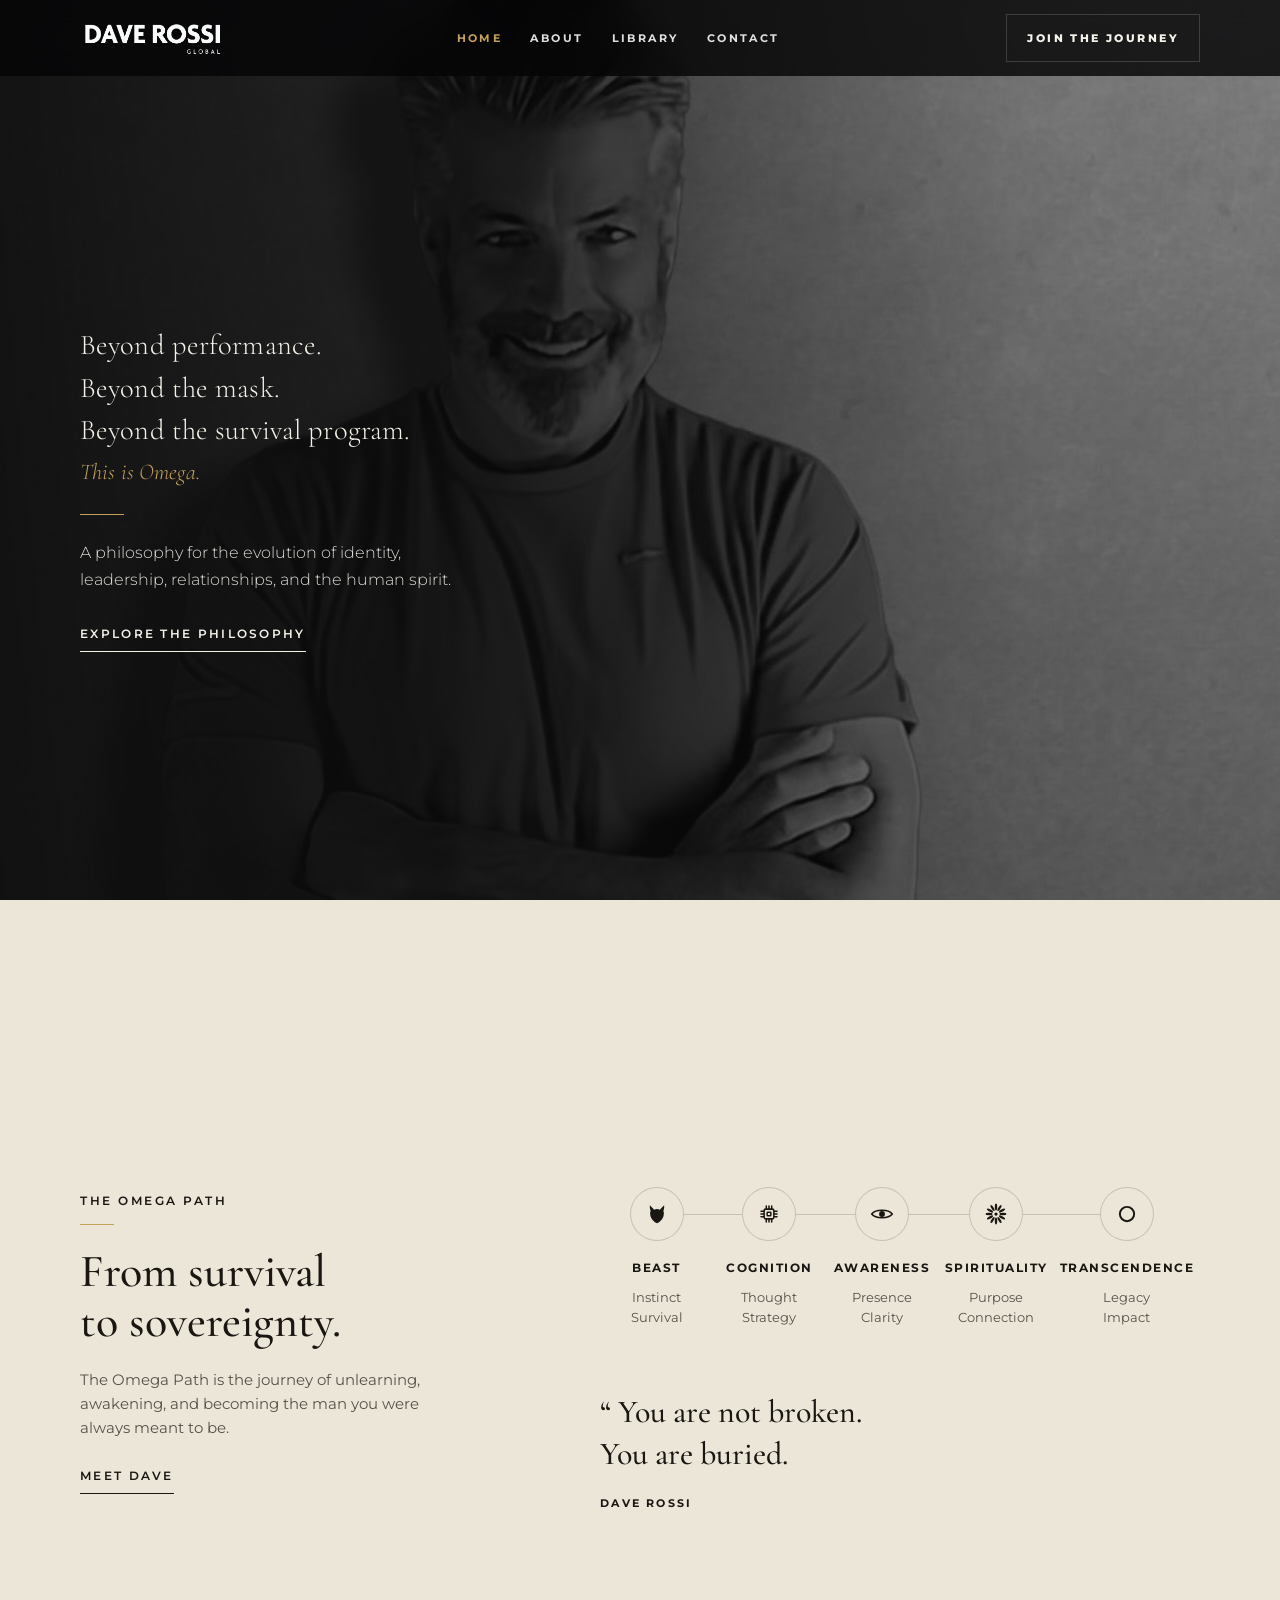
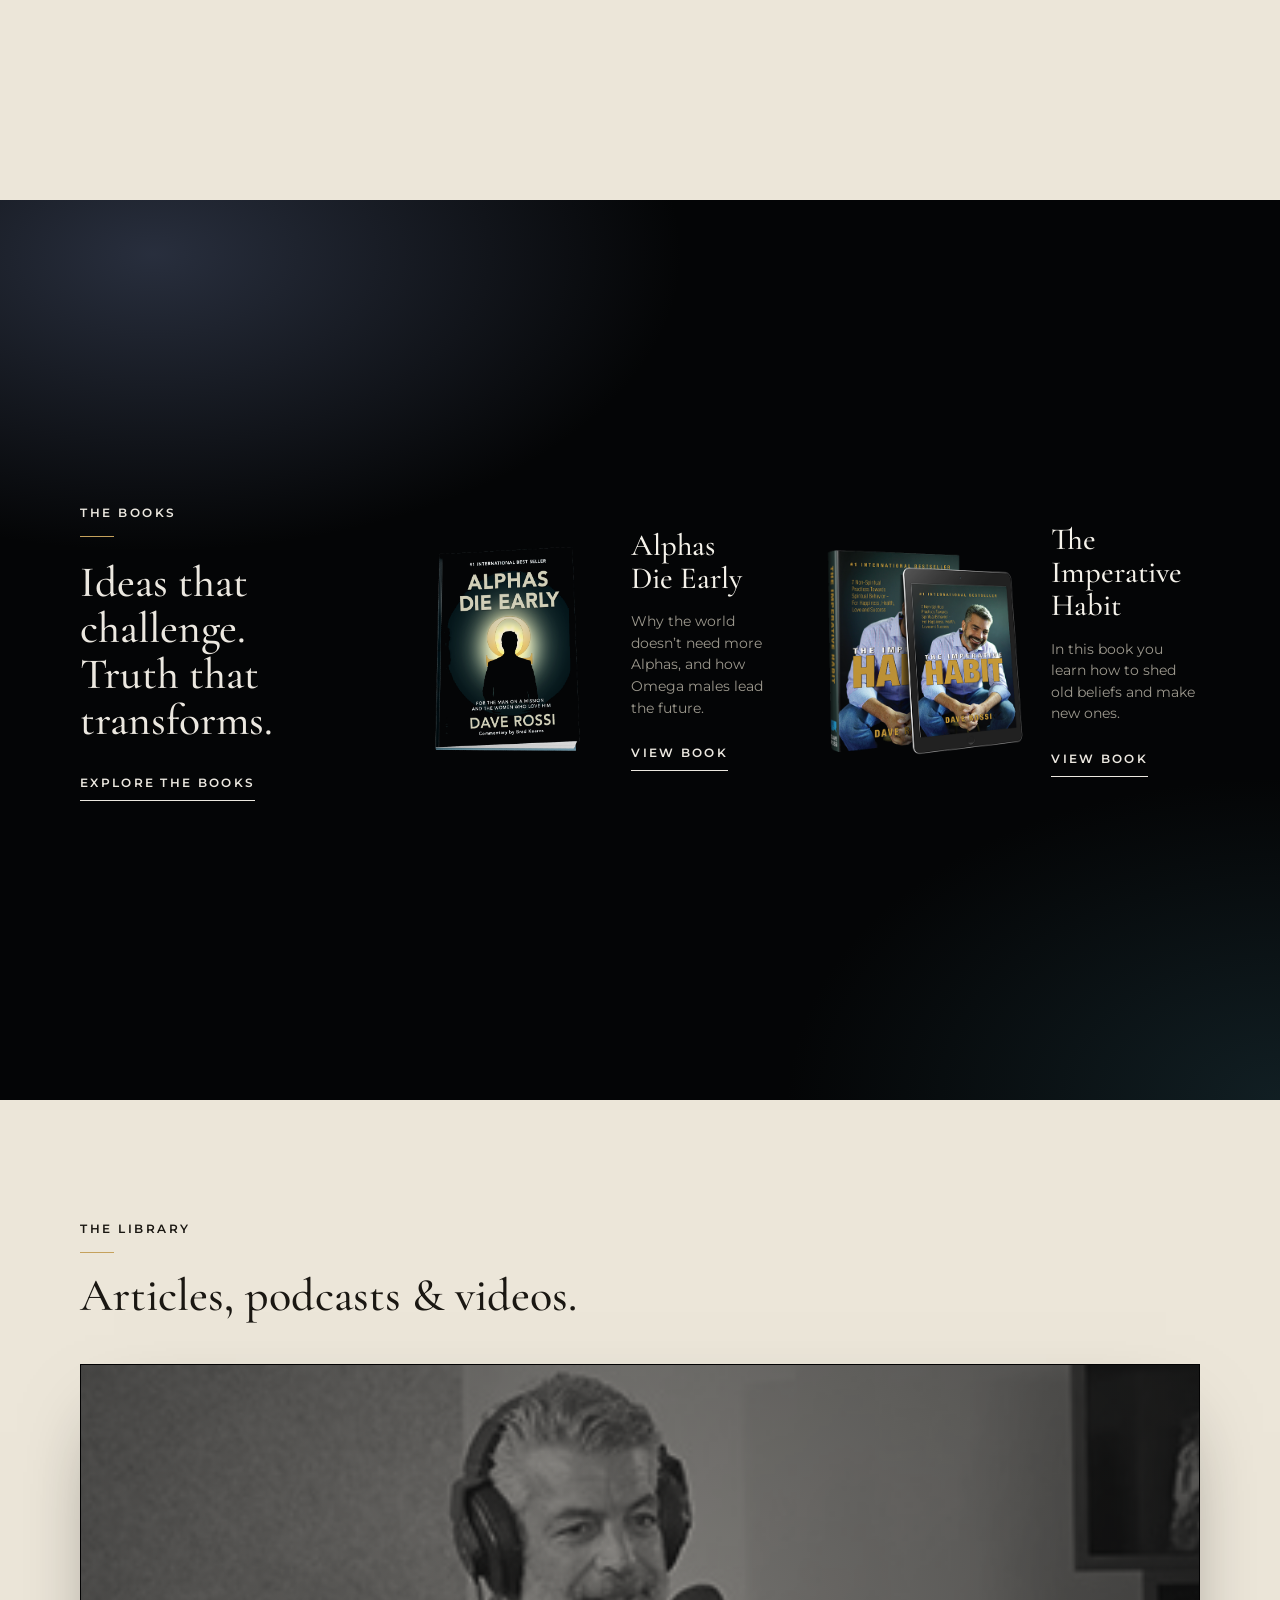
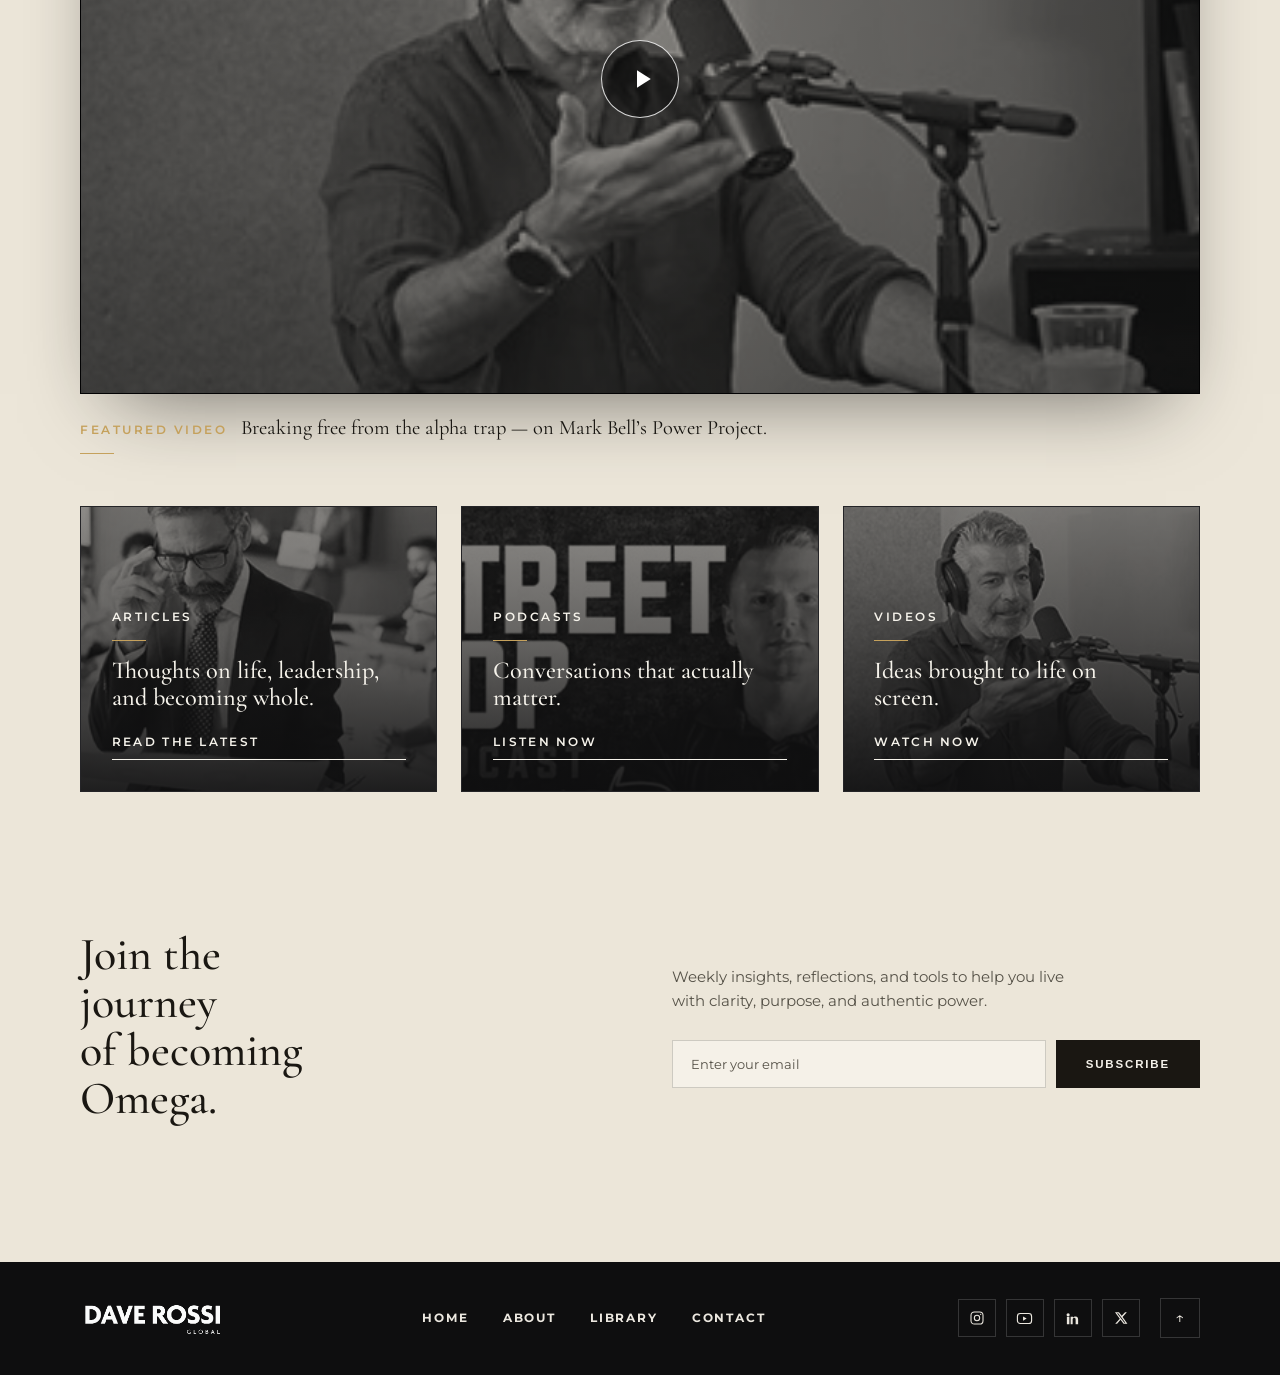
<file: index.html>
<!DOCTYPE html>
<html lang="en">
<head>
<meta charset="UTF-8" />
<meta name="viewport" content="width=device-width, initial-scale=1.0" />
<title>Dave Rossi — This is Omega</title>
<meta name="description" content="Beyond performance. Beyond the mask. Beyond the survival program. This is Omega. A philosophy for the evolution of identity, leadership, relationships, and the human spirit." />
<link rel="icon" type="image/x-icon" href="assets/img/favicon/favicon.ico" />

<link rel="preconnect" href="https://fonts.googleapis.com" />
<link rel="preconnect" href="https://fonts.gstatic.com" crossorigin />
<link href="https://fonts.googleapis.com/css2?family=Cormorant+Garamond:ital,wght@0,300;0,400;0,500;0,600;1,300;1,400;1,500;1,600&family=Montserrat:wght@300;400;500;600;700&display=swap" rel="stylesheet" />

<style>
  /* ============================================================
     DAVE ROSSI — OMEGA  ·  Home (design body) + framework header/footer
     ============================================================ */
  :root{
    --dark:#0E0E0F; --dark-2:#0B0B0C; --cream:#ECE6D9; --cream-panel:#E3DBC9;
    --ink:#1A1712; --ink-soft:#565248; --paper:#F5F2EA; --on-dark:#ECE8E0; --on-dark-soft:#9C988D;
    --gold:#C5A15C; --gold-soft:#D8BC86;
    --line-cream:rgba(26,23,18,.18); --line-dark:rgba(255,255,255,.16);
    --serif:'Cormorant Garamond', Georgia, 'Times New Roman', serif;
    --sans:'Montserrat', -apple-system, BlinkMacSystemFont, 'Segoe UI', sans-serif;
    --wrap:1240px; --gutter:clamp(20px, 5vw, 60px); --band-y:clamp(64px, 9vw, 120px);
    --ease:cubic-bezier(.22,.61,.36,1);
  }
  *,*::before,*::after{box-sizing:border-box;margin:0;padding:0}
  html{-webkit-text-size-adjust:100%;scroll-behavior:smooth;scroll-padding-top:76px}
  body{background:var(--dark);color:var(--ink);font-family:var(--sans);font-weight:400;line-height:1.65;-webkit-font-smoothing:antialiased;overflow-x:hidden}
  a{color:inherit;text-decoration:none}
  img{max-width:100%;height:auto;display:block}
  ::selection{background:var(--gold);color:#0E0E0F}
  :focus-visible{outline:2px solid var(--gold);outline-offset:3px}
  .wrap{max-width:var(--wrap);margin:0 auto;padding-inline:var(--gutter)}

  .eyebrow{font-family:var(--sans);font-size:11.5px;font-weight:600;letter-spacing:.22em;text-transform:uppercase;display:inline-block;padding-bottom:14px;position:relative}
  .eyebrow::after{content:"";position:absolute;left:0;bottom:0;width:34px;height:1px;background:var(--gold)}
  .ulink{display:inline-block;font-size:11.5px;font-weight:600;letter-spacing:.2em;text-transform:uppercase;padding-bottom:7px;border-bottom:1px solid currentColor;transition:color .3s var(--ease),border-color .3s var(--ease)}
  .ulink:hover{color:var(--gold)}
  .btn-solid{display:inline-flex;align-items:center;justify-content:center;font-size:11.5px;font-weight:600;letter-spacing:.16em;text-transform:uppercase;padding:15px 30px;background:var(--ink);color:var(--paper);border:0;cursor:pointer;transition:background .35s var(--ease);white-space:nowrap}
  .btn-solid:hover{background:#000}

  /* ============================================================
     FRAMEWORK HEADER (matches the project upload)
     ============================================================ */
  header.site-header{position:fixed;top:0;left:0;right:0;z-index:100;background:rgba(5,6,7,.82);backdrop-filter:blur(12px)}
  .nav{display:flex;align-items:center;gap:24px;height:76px}
  .brand{display:flex;align-items:center}
  .brand img{width:150px;height:auto;display:block}
  .nav-links{display:flex;align-items:center;justify-content:center;gap:clamp(14px,2.2vw,30px);flex:1}
  .nav-links a{font-size:11px;font-weight:700;letter-spacing:.22em;text-transform:uppercase;color:rgba(255,255,255,.88);position:relative;padding:4px 0;transition:color .3s var(--ease)}
  .nav-links a:hover,.nav-links a.active{color:var(--gold)}
  .nav-cta{display:inline-flex;align-items:center;justify-content:center;min-width:170px;font-size:11px;font-weight:800;letter-spacing:.22em;text-transform:uppercase;padding:14px 20px;border:1px solid var(--line-dark);color:var(--paper);transition:all .35s var(--ease);white-space:nowrap}
  .nav-cta:hover{border-color:var(--gold);color:var(--gold)}
  .burger{display:none;flex-direction:column;gap:5px;background:none;border:0;cursor:pointer;padding:10px;margin:-10px}
  .burger span{width:24px;height:1.5px;background:var(--paper);transition:.3s var(--ease)}
  .drawer{position:fixed;inset:0;z-index:99;background:rgba(5,6,7,.98);backdrop-filter:blur(8px);display:flex;flex-direction:column;justify-content:center;align-items:center;gap:6px;opacity:0;visibility:hidden;transition:opacity .4s var(--ease),visibility .4s}
  .drawer.open{opacity:1;visibility:visible}
  .drawer a{font-family:var(--sans);font-size:14px;font-weight:700;letter-spacing:.2em;text-transform:uppercase;color:var(--on-dark);padding:14px}
  .drawer a:hover{color:var(--gold)}
  .drawer .nav-cta{margin-top:18px}

  /* ============================================================
     HERO (design)
     ============================================================ */
  .hero{position:relative;overflow:hidden;min-height:100vh;min-height:100svh;display:flex;align-items:center;padding-top:76px;background:#14150F}
  .hero .px-layer{position:absolute;left:0;right:0;top:-30%;height:160%;z-index:0;background:url("assets/images/home/slider_Main_New2.jpg?v=3") right center/cover no-repeat;will-change:transform}
  .hero::after{content:"";position:absolute;inset:0;z-index:1;pointer-events:none;background:
      linear-gradient(90deg, rgba(12,12,13,.94) 0%, rgba(12,12,13,.8) 34%, rgba(12,12,13,.42) 58%, rgba(12,12,13,.12) 80%, rgba(12,12,13,.04) 100%),
      linear-gradient(0deg, rgba(12,12,13,.45), rgba(12,12,13,.18));}
  .hero .wrap{position:relative;z-index:2;width:100%}
  .hero-inner{max-width:620px}
  .hero h1{font-family:var(--serif);font-weight:300;color:var(--paper);font-size:clamp(1.1rem,2.3vw,1.78rem);line-height:1.5;letter-spacing:.004em}
  .hero .omega{display:block;font-style:italic;color:var(--gold);font-size:clamp(0.81rem,1.8vw,1.41rem);line-height:1.05;margin-top:.35em}
  .hero-rule{width:44px;height:1px;background:var(--gold);margin:30px 0 24px}
  .hero p{color:var(--paper);opacity:.9;font-size:clamp(.92rem,1.3vw,1rem);max-width:400px;font-weight:300;line-height:1.7}
  .hero .ulink{margin-top:32px;color:var(--paper)}

  /* ============================================================
     BANDS (design)
     ============================================================ */
  .band{padding-block:var(--band-y)}
  .band.cream{background:var(--cream);color:var(--ink)}
  .band.dark{color:var(--on-dark);
    background:
      radial-gradient(75% 60% at 12% 6%, rgba(64,74,98,.60), transparent 55%),
      radial-gradient(70% 65% at 100% 100%, rgba(30,56,64,.5), transparent 55%),
      #040506;}
  .snap{min-height:100vh;min-height:100svh;display:flex;align-items:center}
  .snap>.wrap{width:100%}

  .path-grid{display:grid;grid-template-columns:minmax(0,0.85fr) minmax(0,1.15fr);gap:clamp(40px,6vw,80px);align-items:start}
  .path-intro .eyebrow{color:var(--ink)}
  .path-intro h2{font-family:var(--serif);font-weight:500;font-size:clamp(2rem,3.6vw,3rem);line-height:1.08;margin:22px 0 22px}
  .path-intro p{color:var(--ink-soft);font-size:14.5px;max-width:34ch;font-weight:400}
  .path-intro .ulink{margin-top:26px;color:var(--ink)}
  .pillars{display:grid;grid-template-columns:repeat(5,1fr);position:relative}
  .pillars::before{content:"";position:absolute;top:27px;left:9%;right:9%;height:1px;background:var(--line-cream);z-index:0}
  .pillar{display:flex;flex-direction:column;align-items:center;text-align:center;padding:0 6px;position:relative;z-index:1}
  .pillar .ico{width:54px;height:54px;border-radius:50%;border:1px solid var(--line-cream);background:var(--cream);display:flex;align-items:center;justify-content:center;margin-bottom:18px}
  .pillar .ico svg{width:26px;height:26px;color:var(--ink)}
  .pillar h3{font-family:var(--sans);font-size:11.5px;font-weight:700;letter-spacing:.13em;text-transform:uppercase;color:var(--ink);margin-bottom:10px}
  .pillar span{display:block;font-size:12.5px;color:var(--ink-soft);line-height:1.55;font-weight:400}
  .path-quote{margin-top:clamp(40px,5vw,64px)}
  .path-quote blockquote{font-family:var(--serif);font-weight:500;font-size:clamp(1.5rem,2.6vw,2rem);line-height:1.3;color:var(--ink);max-width:26ch}
  .path-quote cite{display:block;margin-top:20px;font-family:var(--sans);font-style:normal;font-size:11px;font-weight:700;letter-spacing:.2em;text-transform:uppercase;color:var(--ink)}

  .books-grid{display:grid;grid-template-columns:0.95fr 1.25fr 1.25fr;gap:clamp(30px,4vw,56px);align-items:center}
  .books-intro .eyebrow{color:var(--on-dark)}
  .books-intro h2{font-family:var(--serif);font-weight:500;font-size:clamp(1.9rem,3.4vw,2.9rem);line-height:1.06;margin:22px 0 26px}
  .books-intro .ulink{color:var(--on-dark)}
  .book{display:grid;grid-template-columns:190px 1fr;gap:30px;align-items:center}
  .book .cover{aspect-ratio:2/3;position:relative;display:flex;align-items:center;justify-content:center;background:transparent}
  .book .cover img{position:absolute;inset:0;width:100%;height:100%;object-fit:contain}
  .book:last-child .cover img{transform:scale(1.33)}
  .book h3{font-family:var(--serif);font-weight:500;font-size:clamp(1.5rem,2.4vw,1.95rem);line-height:1.08;color:var(--paper);margin-bottom:16px}
  .book p{color:var(--on-dark-soft);font-size:13.5px;line-height:1.6;margin-bottom:20px;max-width:26ch}
  .book .ulink{color:var(--on-dark)}

  .cards-intro{margin-bottom:clamp(28px,4vw,44px)}
  .cards-intro .eyebrow{color:var(--ink)}
  .cards-intro h2{font-family:var(--serif);font-weight:500;font-size:clamp(2rem,3.6vw,3rem);line-height:1.06;margin-top:18px;color:var(--ink)}
  .featured-cap{display:flex;align-items:baseline;gap:14px;flex-wrap:wrap;margin:clamp(16px,2vw,22px) 0 clamp(34px,4.5vw,52px)}
  .featured-cap .eyebrow{color:var(--gold)}
  .featured-cap span.t{font-family:var(--serif);font-size:clamp(1.15rem,1.6vw,1.45rem);color:var(--ink);line-height:1.2}
  .featured-video{position:relative;aspect-ratio:16/9;overflow:hidden;background:#000;box-shadow:0 34px 80px -34px rgba(0,0,0,.55);border:1px solid rgba(20,20,22,.14)}
  .featured-video iframe{position:absolute;inset:0;width:100%;height:100%;border:0}
  .fv-facade{position:absolute;inset:0;width:100%;height:100%;padding:0;border:0;cursor:pointer;background:#000;display:block}
  .fv-facade img{position:absolute;inset:0;width:100%;height:100%;object-fit:cover;filter:grayscale(1) sepia(.12) contrast(1.03) brightness(.72)}
  .fv-facade::after{content:"";position:absolute;inset:0;background:radial-gradient(circle at 50% 46%, rgba(8,9,10,.12), rgba(8,9,10,.5))}
  .fv-btn{position:absolute;left:50%;top:50%;transform:translate(-50%,-50%);z-index:2;width:78px;height:78px;border-radius:50%;background:rgba(14,14,15,.5);border:1px solid rgba(255,255,255,.82);display:grid;place-items:center;color:#fff;transition:transform .3s var(--ease),background .3s var(--ease)}
  .fv-facade:hover .fv-btn{transform:translate(-50%,-50%) scale(1.08);background:rgba(14,14,15,.72)}
  .fv-btn svg{width:30px;height:30px;fill:currentColor;margin-left:4px}
  .cards{display:grid;grid-template-columns:repeat(3,1fr);gap:clamp(16px,2vw,24px)}
  .card{position:relative;aspect-ratio:5/4;overflow:hidden;display:flex;flex-direction:column;justify-content:flex-end;padding:clamp(24px,2.4vw,32px);color:var(--paper);background:#16161a;border:1px solid rgba(255,255,255,.06)}
  .card img{position:absolute;inset:0;width:100%;height:100%;object-fit:cover;z-index:0;filter:grayscale(1) sepia(.1) contrast(1.05) brightness(.8);transition:transform .5s var(--ease)}
  .card:hover img{transform:scale(1.05)}
  .card::after{content:"";position:absolute;inset:0;z-index:1;background:linear-gradient(180deg,rgba(14,14,15,.3) 0%,rgba(14,14,15,.52) 46%,rgba(14,14,15,.9) 100%)}
  .card>:not(img){position:relative;z-index:2}
  .card .eyebrow{color:var(--paper)}
  .card h3{font-family:var(--serif);font-weight:500;font-size:clamp(1.35rem,1.9vw,1.7rem);line-height:1.12;margin:16px 0 22px}
  .card .ulink{color:var(--paper)}

  .news-band{background:var(--cream);padding-block:0 var(--band-y)}
  .news{background:transparent;padding-block:clamp(8px,2vw,24px);display:grid;grid-template-columns:1fr 1fr;gap:clamp(32px,5vw,64px);align-items:center}
  .news h2{font-family:var(--serif);font-weight:500;font-size:clamp(2rem,3.6vw,3rem);line-height:1.04;color:var(--ink)}
  .news p{color:var(--ink-soft);font-size:14.5px;max-width:40ch;margin-bottom:26px}
  .subscribe{display:flex;gap:10px;flex-wrap:wrap}
  .subscribe input{flex:1;min-width:180px;background:#F5F1E8;border:1px solid var(--line-cream);color:var(--ink);padding:15px 18px;font-family:var(--sans);font-size:13px}
  .subscribe input::placeholder{color:var(--ink-soft)}
  .subscribe input:focus{outline:0;border-color:var(--gold)}

  /* ============================================================
     FRAMEWORK FOOTER (matches the project upload)
     ============================================================ */
  footer.site-footer{background:var(--dark);color:var(--on-dark);padding-block:34px}
  .foot{display:flex;align-items:center;justify-content:space-between;gap:30px;flex-wrap:wrap}
  .footer-logo{width:152px;height:auto}
  .foot-links{display:flex;gap:34px}
  .foot-links a{font-size:11.5px;font-weight:700;letter-spacing:.16em;text-transform:uppercase;color:var(--on-dark);transition:color .3s var(--ease)}
  .foot-links a:hover{color:var(--gold)}
  .foot-right{display:flex;align-items:center;gap:20px}
  .socials{display:flex;gap:10px}
  .socials a{width:38px;height:38px;border:1px solid var(--line-dark);display:flex;align-items:center;justify-content:center;color:var(--on-dark);transition:all .3s var(--ease)}
  .socials a:hover{border-color:var(--gold);color:var(--gold)}
  .to-top{width:40px;height:40px;border:1px solid var(--line-dark);display:flex;align-items:center;justify-content:center;color:var(--on-dark);transition:all .3s var(--ease)}
  .to-top:hover{border-color:var(--gold);color:var(--gold)}

  @media (max-width:980px){
    .nav-links{display:none}
    header .nav-cta{display:none}
    .burger{display:flex}
    .nav{justify-content:space-between}
    .path-grid{grid-template-columns:1fr;gap:44px}
    .books-grid{grid-template-columns:1fr 1fr;gap:40px}
    .books-intro{grid-column:1 / -1}
    .news{grid-template-columns:1fr;gap:26px}
  }
  @media (max-width:760px){
    html{scroll-snap-type:none}
    .snap{min-height:0}
    /* HERO (mobile): Dave peeks out on the right, text on the left, no parallax, headline pushed to the bottom */
    .hero{align-items:flex-end;padding-top:96px;padding-bottom:clamp(22px,6vw,44px)}
    .hero .px-layer{background-position:85% top}
    .hero::after{background:linear-gradient(90deg, rgba(12,12,13,.93) 0%, rgba(12,12,13,.8) 34%, rgba(12,12,13,.46) 62%, rgba(12,12,13,.12) 100%)}
    .hero-inner{max-width:none}
    .hero p{display:none}
    .hero .ulink{display:none}
    .hero h1{font-size:1.48rem;line-height:1.45}
    .hero .omega{font-size:1.54rem;margin-top:.15em}
    /* Omega-path quote (mobile): centred */
    .path-quote{text-align:center}
    .path-quote blockquote{max-width:none;margin-left:auto;margin-right:auto}
    /* BOOKS (mobile): centre only the heading block; drop Explore link */
    .books-intro{text-align:center}
    .books-intro .ulink{display:none}
    .pillars{grid-template-columns:repeat(3,1fr);gap:32px 8px}
    .pillars::before{display:none}
    .cards{grid-template-columns:1fr;gap:16px}
    .card{aspect-ratio:16/9}
    .foot{justify-content:center;text-align:center;flex-direction:column;gap:24px}
  }
  @media (max-width:560px){
    .books-grid{grid-template-columns:1fr}
    /* each book: image left, copy + button right */
    .book{grid-template-columns:110px 1fr;gap:18px;align-items:center;text-align:left}
    .pillars{grid-template-columns:repeat(2,1fr)}
    .subscribe input{min-width:0}
  }
  @media (prefers-reduced-motion:reduce){html{scroll-behavior:auto}}
</style>
</head>
<body>

<!-- ==================== FRAMEWORK HEADER ==================== -->
<header class="site-header">
  <div class="wrap nav">
    <a class="brand" href="index.html" aria-label="Dave Rossi Global"><img src="assets/img/logo-cropped-2.png" alt="Dave Rossi Global" /></a>
    <nav class="nav-links">
      <a href="index.html" class="active">Home</a>
      <a href="public/about/">About</a>
      <a href="public/media/">Library</a>
      <a href="public/contact/">Contact</a>
    </nav>
    <a href="#newsletter" class="nav-cta">Join the Journey</a>
    <button class="burger" id="burger" aria-label="Open menu"><span></span><span></span><span></span></button>
  </div>
</header>

<div class="drawer" id="drawer">
  <a href="index.html" class="active">Home</a>
  <a href="public/about/">About</a>
  <a href="public/media/">Library</a>
  <a href="public/contact/">Contact</a>
</div>

<span id="top"></span>

<!-- ==================== HERO ==================== -->
<section class="hero">
  <div class="px-layer" aria-hidden="true"></div>
  <div class="wrap">
    <div class="hero-inner">
      <h1>
        Beyond performance.<br />
        Beyond the mask.<br />
        Beyond the survival program.
        <span class="omega">This is Omega.</span>
      </h1>
      <div class="hero-rule"></div>
      <p>A philosophy for the evolution of identity, leadership, relationships, and the human spirit.</p>
      <a href="#philosophy" class="ulink">Explore the Philosophy</a>
    </div>
  </div>
</section>

<!-- ==================== THE OMEGA PATH ==================== -->
<section class="band cream snap" id="philosophy">
  <div class="wrap path-grid">
    <div class="path-intro">
      <span class="eyebrow">The Omega Path</span>
      <h2>From survival<br />to sovereignty.</h2>
      <p>The Omega Path is the journey of unlearning, awakening, and becoming the man you were always meant to be.</p>
      <a href="public/about/" class="ulink">Meet Dave</a>
    </div>
    <div class="path-right">
      <div class="pillars">
        <div class="pillar">
          <div class="ico"><svg viewBox="0 0 24 24" fill="currentColor"><path d="M5.4 4 L9.4 8.1 Q12 6.5 14.6 8.1 L18.6 4 Q19 6.9 17.9 9.2 Q19.1 11.4 18 14 Q16.2 18.7 12 20.6 Q7.8 18.7 6 14 Q4.9 11.4 6.1 9.2 Q5 6.9 5.4 4 Z"/></svg></div>
          <h3>Beast</h3><span>Instinct<br />Survival</span>
        </div>
        <div class="pillar">
          <div class="ico"><svg viewBox="0 0 24 24" fill="none" stroke="currentColor" stroke-width="1.4" stroke-linecap="round"><rect x="7.5" y="7.5" width="9" height="9" rx="1.6"/><rect x="10.3" y="10.3" width="3.4" height="3.4" rx=".6"/><path d="M9.5 4.6v2.9M12 4.6v2.9M14.5 4.6v2.9M9.5 16.5v2.9M12 16.5v2.9M14.5 16.5v2.9M4.6 9.5h2.9M4.6 12h2.9M4.6 14.5h2.9M16.5 9.5h2.9M16.5 12h2.9M16.5 14.5h2.9"/></svg></div>
          <h3>Cognition</h3><span>Thought<br />Strategy</span>
        </div>
        <div class="pillar">
          <div class="ico"><svg viewBox="0 0 24 24"><path d="M2.5 12 C6 7.4 18 7.4 21.5 12 C18 16.6 6 16.6 2.5 12 Z" fill="none" stroke="currentColor" stroke-width="1.4"/><circle cx="12" cy="12" r="2.7" fill="currentColor"/></svg></div>
          <h3>Awareness</h3><span>Presence<br />Clarity</span>
        </div>
        <div class="pillar">
          <div class="ico"><svg viewBox="0 0 24 24" fill="currentColor"><g>
            <ellipse cx="12" cy="5.6" rx="1.1" ry="3.2"/>
            <ellipse cx="12" cy="5.6" rx="1.1" ry="3.2" transform="rotate(30 12 12)"/>
            <ellipse cx="12" cy="5.6" rx="1.1" ry="3.2" transform="rotate(60 12 12)"/>
            <ellipse cx="12" cy="5.6" rx="1.1" ry="3.2" transform="rotate(90 12 12)"/>
            <ellipse cx="12" cy="5.6" rx="1.1" ry="3.2" transform="rotate(120 12 12)"/>
            <ellipse cx="12" cy="5.6" rx="1.1" ry="3.2" transform="rotate(150 12 12)"/>
            <ellipse cx="12" cy="5.6" rx="1.1" ry="3.2" transform="rotate(180 12 12)"/>
            <ellipse cx="12" cy="5.6" rx="1.1" ry="3.2" transform="rotate(210 12 12)"/>
            <ellipse cx="12" cy="5.6" rx="1.1" ry="3.2" transform="rotate(240 12 12)"/>
            <ellipse cx="12" cy="5.6" rx="1.1" ry="3.2" transform="rotate(270 12 12)"/>
            <ellipse cx="12" cy="5.6" rx="1.1" ry="3.2" transform="rotate(300 12 12)"/>
            <ellipse cx="12" cy="5.6" rx="1.1" ry="3.2" transform="rotate(330 12 12)"/>
          </g><circle cx="12" cy="12" r="2.1" style="fill:var(--cream)"/><circle cx="12" cy="12" r="1.5"/></svg></div>
          <h3>Spirituality</h3><span>Purpose<br />Connection</span>
        </div>
        <div class="pillar">
          <div class="ico"><svg viewBox="0 0 24 24" fill="none" stroke="currentColor" stroke-width="1.8"><circle cx="12" cy="12" r="6.6"/></svg></div>
          <h3>Transcendence</h3><span>Legacy<br />Impact</span>
        </div>
      </div>
      <div class="path-quote">
        <blockquote>&ldquo; You are not broken.<br />You are buried.</blockquote>
        <cite>Dave Rossi</cite>
      </div>
    </div>
  </div>
</section>

<!-- ==================== THE BOOKS ==================== -->
<section class="band dark snap" id="books">
  <div class="wrap books-grid">
    <div class="books-intro">
      <span class="eyebrow">The Books</span>
      <h2>Ideas that<br />challenge.<br />Truth that<br />transforms.</h2>
      <a href="#books" class="ulink">Explore the Books</a>
    </div>
    <article class="book">
      <div class="cover"><img src="assets/images/home/alphas-book-1-cut.png" alt="Alphas Die Early book cover" /></div>
      <div>
        <h3>Alphas<br />Die Early</h3>
        <p>Why the world doesn&rsquo;t need more Alphas, and how Omega males lead the future.</p>
        <a href="https://www.amazon.com/Alphas-Die-Early-Mission-Women/dp/1923223771/" target="_blank" class="ulink">View Book</a>
      </div>
    </article>
    <article class="book">
      <div class="cover"><img src="assets/images/home/imperative-book-1-cut.png" alt="The Imperative Habit book cover" /></div>
      <div>
        <h3>The<br />Imperative Habit</h3>
        <p>In this book you learn how to shed old beliefs and make new ones.</p>
        <a href="https://www.amazon.com/Imperative-Habit-Non-Spiritual-Practices-Spiritual/dp/B0D5F71556/" target="_blank" class="ulink">View Book</a>
      </div>
    </article>
  </div>
</section>

<!-- ==================== LIBRARY PREVIEW (one of each) ==================== -->
<section class="band cream" id="library">
  <div class="wrap">
    <div class="cards-intro">
      <span class="eyebrow">The Library</span>
      <h2>Articles, podcasts &amp; videos.</h2>
    </div>
    <div class="featured-video">
      <button class="fv-facade" type="button" id="fvPlay" aria-label="Play video">
        <img src="assets/images/media/Mark_Bells_power_project_thumb.jpg" alt="Mark Bell&rsquo;s Power Project" loading="lazy" />
        <span class="fv-btn"><svg viewBox="0 0 24 24" aria-hidden="true"><path d="M8 5v14l11-7z"/></svg></span>
      </button>
    </div>
    <div class="featured-cap">
      <span class="eyebrow">Featured Video</span>
      <span class="t">Breaking free from the alpha trap &mdash; on Mark Bell&rsquo;s Power Project.</span>
    </div>
    <div class="cards">
      <article class="card" id="articles">
        <img src="assets/images/media/young_upstarts_thumb.jpg" alt="Latest article" />
        <span class="eyebrow">Articles</span>
        <h3>Thoughts on life, leadership, and becoming whole.</h3>
        <a href="public/media/?type=articles" class="ulink">Read the Latest</a>
      </article>
      <article class="card" id="podcasts">
        <img src="assets/images/media/Street_cop_podcast_thumb.jpg" alt="Latest podcast" />
        <span class="eyebrow">Podcasts</span>
        <h3>Conversations that actually matter.</h3>
        <a href="public/media/?type=podcasts" class="ulink">Listen Now</a>
      </article>
      <article class="card" id="videos">
        <img src="assets/images/media/Mark_Bells_power_project_thumb.jpg" alt="Latest video" />
        <span class="eyebrow">Videos</span>
        <h3>Ideas brought to life on screen.</h3>
        <a href="public/media/?type=videos" class="ulink">Watch Now</a>
      </article>
    </div>
  </div>
</section>

<script>
  (function () {
    var b = document.getElementById('fvPlay'); if (!b) return;
    b.addEventListener('click', function () {
      var f = document.createElement('iframe');
      f.src = 'https://www.youtube-nocookie.com/embed/xHPLsAemqk4?rel=0&autoplay=1';
      f.title = 'Mark Bell’s Power Project — Dave Rossi';
      f.allow = 'autoplay; encrypted-media; picture-in-picture; web-share';
      f.setAttribute('allowfullscreen', '');
      f.referrerPolicy = 'strict-origin-when-cross-origin';
      b.replaceWith(f);
    });
  })();
</script>

<!-- ==================== NEWSLETTER ==================== -->
<section class="news-band" id="newsletter">
  <div class="wrap">
    <div class="news">
      <h2>Join the<br />journey<br />of becoming<br />Omega.</h2>
      <div>
        <p>Weekly insights, reflections, and tools to help you live with clarity, purpose, and authentic power.</p>
        <form class="subscribe" onsubmit="return false;">
          <input type="email" placeholder="Enter your email" aria-label="Email address" required />
          <button class="btn-solid" type="submit">Subscribe</button>
        </form>
      </div>
    </div>
  </div>
</section>

<!-- ==================== FRAMEWORK FOOTER ==================== -->
<footer class="site-footer">
  <div class="wrap foot">
    <a class="brand" href="index.html"><img src="assets/img/logo-cropped-2.png" alt="Dave Rossi Global" class="footer-logo" /></a>
    <nav class="foot-links">
      <a href="index.html">Home</a>
      <a href="public/about/">About</a>
      <a href="public/media/">Library</a>
      <a href="public/contact/">Contact</a>
    </nav>
    <div class="foot-right">
      <div class="socials">
        <a href="#" aria-label="Instagram"><svg width="16" height="16" viewBox="0 0 24 24" fill="none" stroke="currentColor" stroke-width="1.6"><rect x="3" y="3" width="18" height="18" rx="5"/><circle cx="12" cy="12" r="4"/><circle cx="17.5" cy="6.5" r="1" fill="currentColor" stroke="none"/></svg></a>
        <a href="#" aria-label="YouTube"><svg width="17" height="17" viewBox="0 0 24 24" fill="none" stroke="currentColor" stroke-width="1.6"><rect x="2" y="5" width="20" height="14" rx="4"/><path d="M10 9l5 3-5 3V9Z" fill="currentColor" stroke="none"/></svg></a>
        <a href="#" aria-label="LinkedIn"><svg width="15" height="15" viewBox="0 0 24 24" fill="currentColor"><path d="M4.98 3.5A2.5 2.5 0 1 0 5 8.5a2.5 2.5 0 0 0 0-5ZM3 9h4v12H3V9Zm6 0h3.8v1.7h.05c.53-1 1.83-2.05 3.75-2.05C20.4 8.65 21 10.9 21 13.6V21h-4v-6.6c0-1.57-.03-3.6-2.2-3.6-2.2 0-2.53 1.7-2.53 3.48V21H9V9Z"/></svg></a>
        <a href="#" aria-label="X"><svg width="14" height="14" viewBox="0 0 24 24" fill="currentColor"><path d="M18.9 2H22l-7.3 8.3L23 22h-6.6l-5.2-6.8L5.3 22H2.1l7.8-8.9L1.7 2h6.8l4.7 6.2L18.9 2Zm-1.2 18h1.8L7.1 3.9H5.2L17.7 20Z"/></svg></a>
      </div>
      <a href="#top" class="to-top" aria-label="Back to top">↑</a>
    </div>
  </div>
</footer>

<script>
  var burger = document.getElementById('burger');
  var drawer = document.getElementById('drawer');
  burger.addEventListener('click', function(){ drawer.classList.toggle('open'); });
  drawer.querySelectorAll('a').forEach(function(a){ a.addEventListener('click', function(){ drawer.classList.remove('open'); }); });
</script>
<script>
  (function () {
    var layers = [].slice.call(document.querySelectorAll('.px-layer'));
    if (!layers.length || (window.matchMedia && matchMedia('(prefers-reduced-motion: reduce)').matches)) return;
    var SPEED = 0.28, ticking = false;
    function update() {
      var vh = window.innerHeight;
      for (var i = 0; i < layers.length; i++) {
        var l = layers[i], sec = l.parentElement, r = sec.getBoundingClientRect();
        if (r.bottom < -50 || r.top > vh + 50) continue;
        var shift = (vh / 2 - (r.top + r.height / 2)) * SPEED;
        l.style.transform = 'translate3d(0,' + shift.toFixed(1) + 'px,0)';
      }
      ticking = false;
    }
    function onScroll() { if (!ticking) { requestAnimationFrame(update); ticking = true; } }
    window.addEventListener('scroll', onScroll, { passive: true });
    window.addEventListener('resize', onScroll, { passive: true });
    update();
  })();
</script>
</body>
</html>
</file>
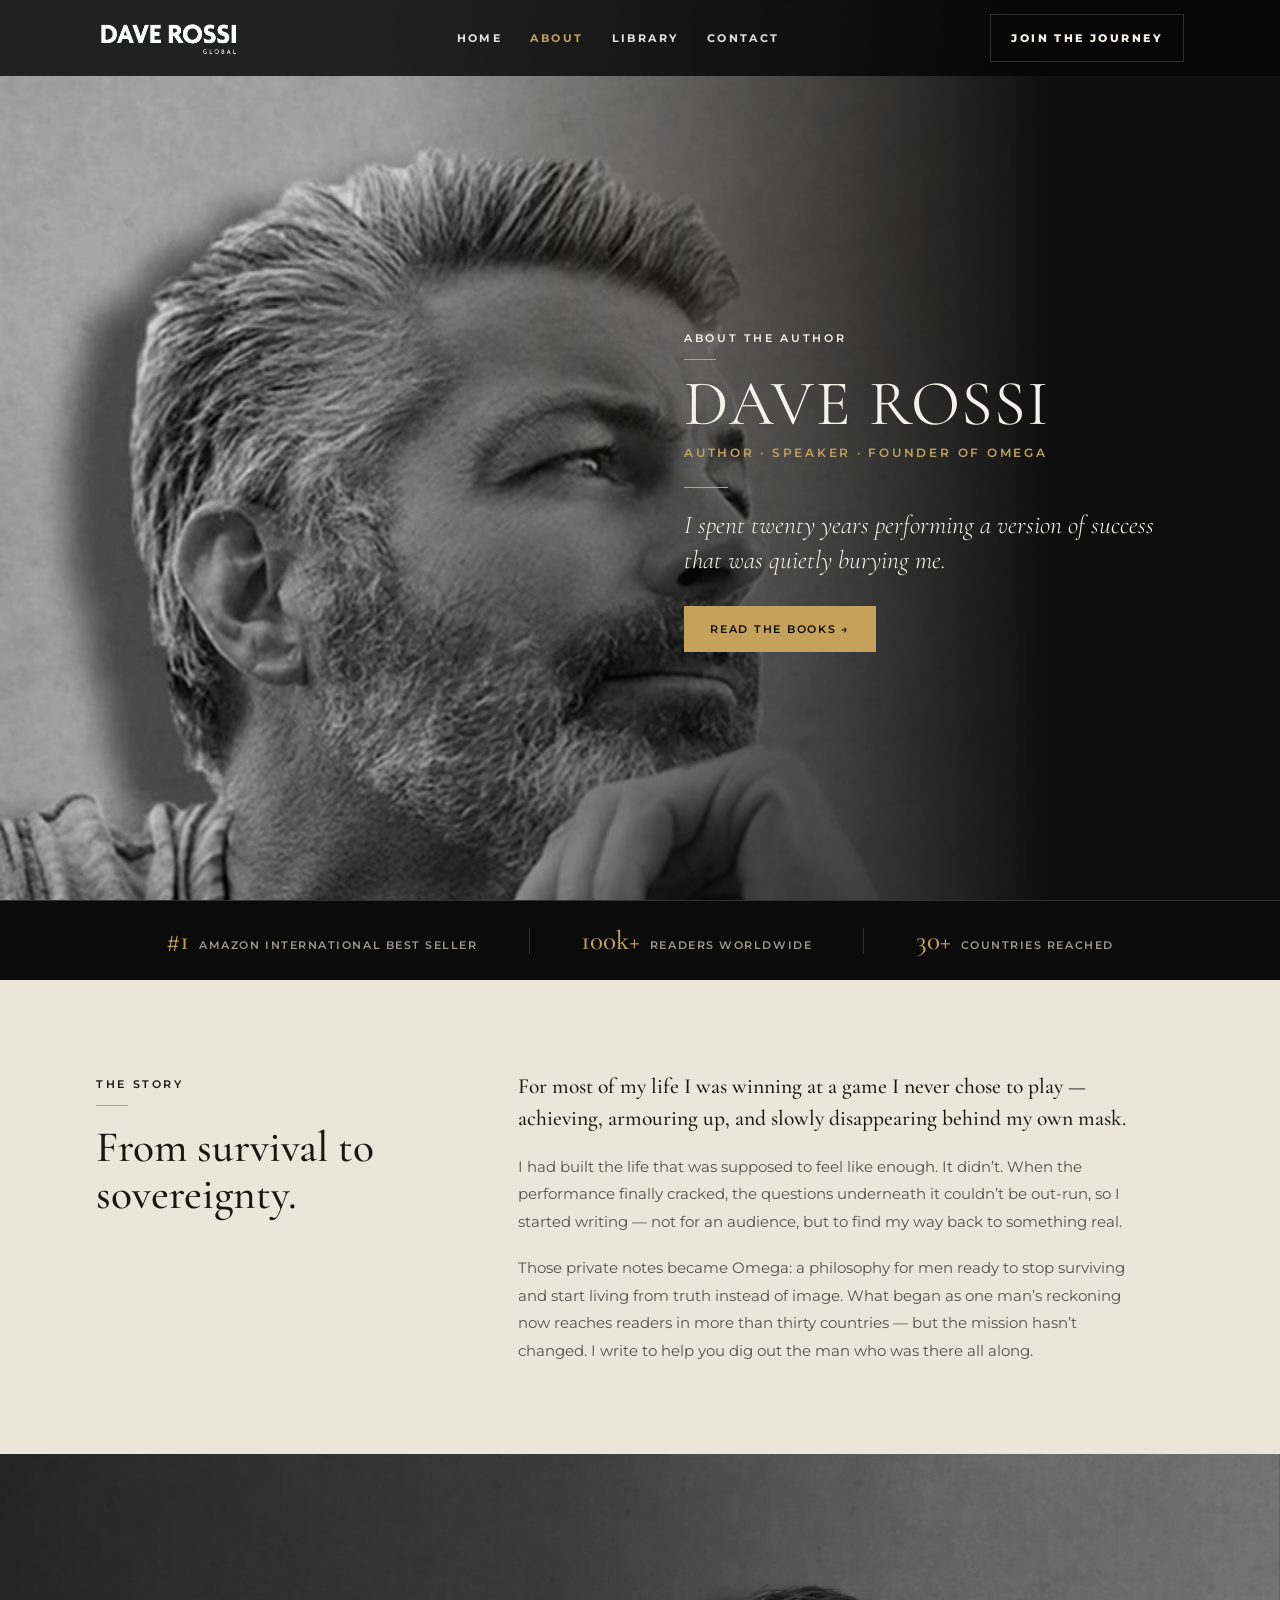
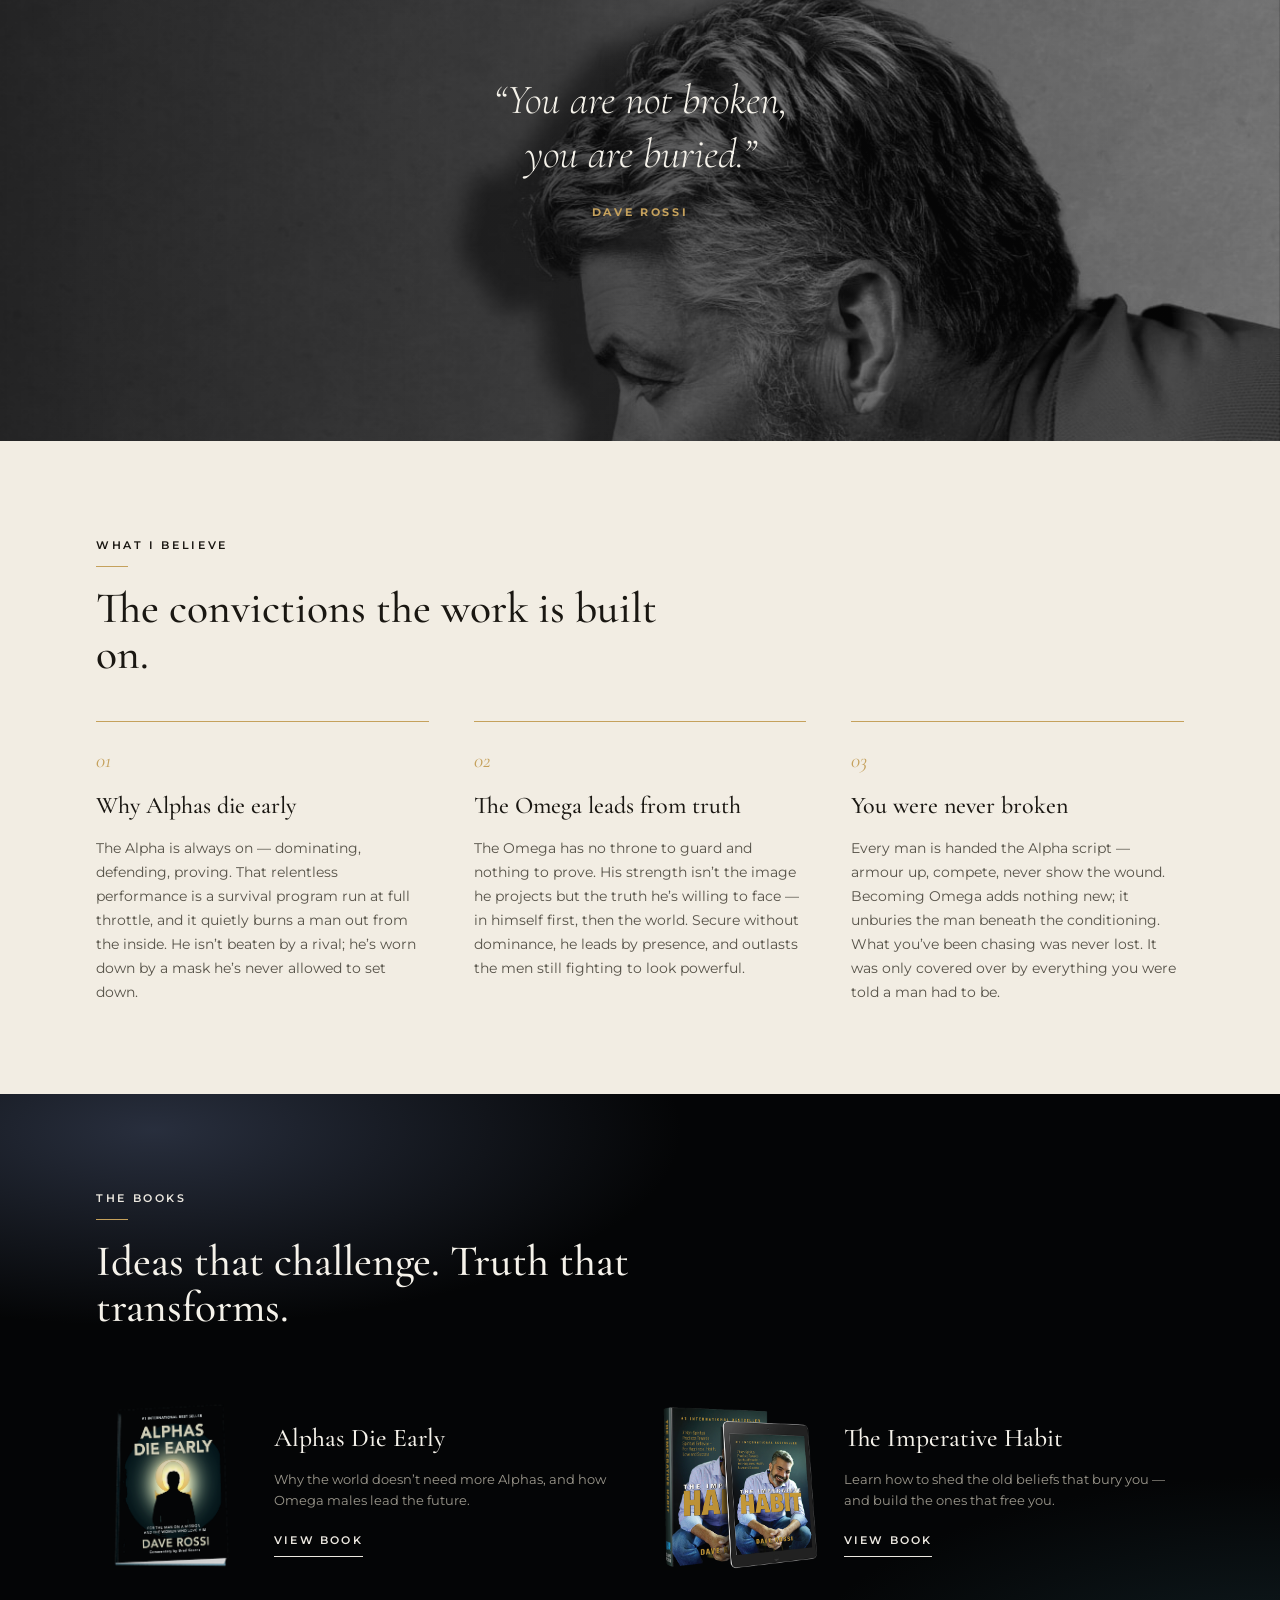
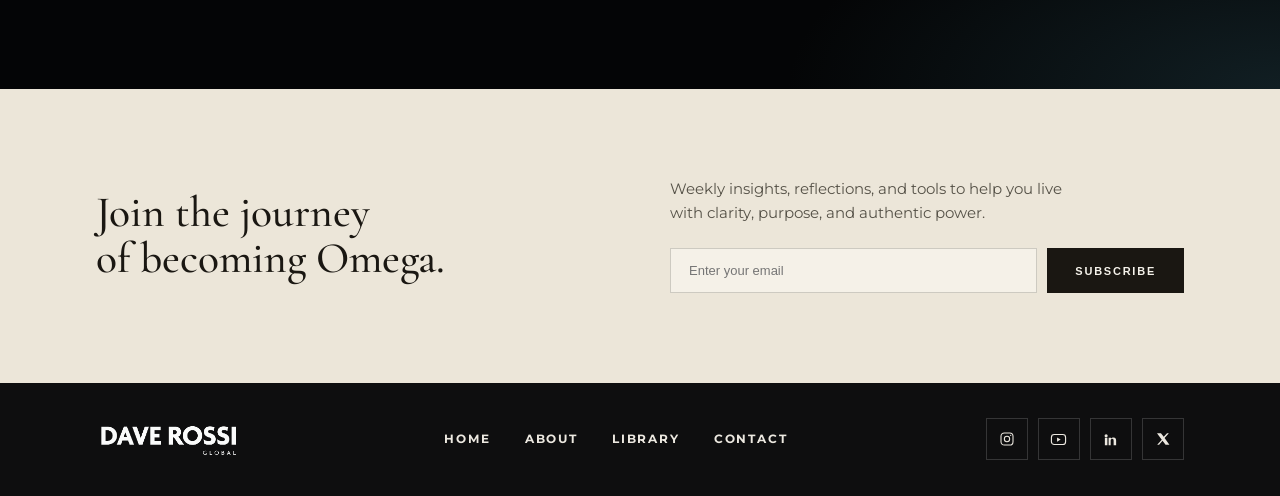
<file: public/about/index.html>
<!DOCTYPE html>
<html lang="en">
<head>
<meta charset="UTF-8" />
<meta name="viewport" content="width=device-width, initial-scale=1.0" />
<title>About | DaveRossiGlobal</title>
<meta name="description" content="About Dave Rossi — bestselling author, speaker, and founder of the Omega philosophy. From survival to sovereignty." />
<link rel="icon" type="image/x-icon" href="../../assets/img/favicon/favicon.ico" />
<link rel="preconnect" href="https://fonts.googleapis.com" />
<link rel="preconnect" href="https://fonts.gstatic.com" crossorigin />
<link href="https://fonts.googleapis.com/css2?family=Cormorant+Garamond:ital,wght@0,300;0,400;0,500;0,600;1,300;1,400;1,500;1,600&family=Montserrat:wght@300;400;500;600;700&display=swap" rel="stylesheet" />
<style>
  :root{
    --dark:#0E0E0F;--dark-2:#0B0B0C;--cream:#ECE6D9;--cream-2:#F2EDE3;--cream-panel:#E3DBC9;
    --ink:#1A1712;--ink-soft:#565248;--paper:#F5F2EA;--on-dark:#ECE8E0;--on-dark-soft:#9C988D;
    --gold:#C5A15C;--gold-soft:#D8BC86;
    --line-cream:rgba(26,23,18,.18);--line-dark:rgba(255,255,255,.16);
    --serif:'Cormorant Garamond',Georgia,serif;--sans:'Montserrat',-apple-system,BlinkMacSystemFont,'Segoe UI',sans-serif;
    --wrap:1200px;--gutter:clamp(20px,5vw,56px);--band-y:clamp(52px,7vw,96px);--ease:cubic-bezier(.22,.61,.36,1);
  }
  *,*::before,*::after{box-sizing:border-box;margin:0;padding:0}
  html{-webkit-text-size-adjust:100%;scroll-behavior:smooth;scroll-padding-top:76px}
  body{background:var(--cream);color:var(--ink);font-family:var(--sans);font-weight:400;line-height:1.65;-webkit-font-smoothing:antialiased;overflow-x:hidden}
  a{color:inherit;text-decoration:none}
  img{max-width:100%;height:auto;display:block}
  ::selection{background:var(--gold);color:#0E0E0F}
  :focus-visible{outline:2px solid var(--gold);outline-offset:3px}
  .wrap{max-width:var(--wrap);margin:0 auto;padding-inline:var(--gutter)}

  .eyebrow{font-size:11px;font-weight:600;letter-spacing:.24em;text-transform:uppercase;color:var(--gold);display:inline-block;padding-bottom:13px;position:relative}
  .eyebrow::after{content:"";position:absolute;left:0;bottom:0;width:32px;height:1px;background:var(--gold)}
  .ulink{display:inline-block;font-size:11px;font-weight:600;letter-spacing:.2em;text-transform:uppercase;padding-bottom:6px;border-bottom:1px solid currentColor;transition:color .3s var(--ease)}
  .ulink:hover{color:var(--gold)}
  .btn-gold{display:inline-flex;align-items:center;gap:9px;font-size:11px;font-weight:600;letter-spacing:.16em;text-transform:uppercase;padding:14px 26px;background:var(--gold);color:#0E0E0F;transition:all .35s var(--ease);white-space:nowrap}
  .btn-gold:hover{background:var(--gold-soft);transform:translateY(-2px)}

  /* ============================================================
     FRAMEWORK HEADER (matches the project upload)
     ============================================================ */
  header.site-header{position:fixed;top:0;left:0;right:0;z-index:100;background:rgba(5,6,7,.82);backdrop-filter:blur(12px)}
  .nav{display:flex;align-items:center;gap:24px;height:76px}
  .brand{display:flex;align-items:center}
  .brand img{width:150px;height:auto;display:block}
  .nav-links{display:flex;align-items:center;justify-content:center;gap:clamp(14px,2.2vw,30px);flex:1}
  .nav-links a{font-size:11px;font-weight:700;letter-spacing:.22em;text-transform:uppercase;color:rgba(255,255,255,.88);position:relative;padding:4px 0;transition:color .3s var(--ease)}
  .nav-links a:hover,.nav-links a.active{color:var(--gold)}
  .nav-cta{display:inline-flex;align-items:center;justify-content:center;min-width:170px;font-size:11px;font-weight:800;letter-spacing:.22em;text-transform:uppercase;padding:14px 20px;border:1px solid var(--line-dark);color:var(--paper);transition:all .35s var(--ease);white-space:nowrap}
  .nav-cta:hover{border-color:var(--gold);color:var(--gold)}
  .burger{display:none;flex-direction:column;gap:5px;background:none;border:0;cursor:pointer;padding:10px;margin:-10px}
  .burger span{width:24px;height:1.5px;background:var(--paper);transition:.3s var(--ease)}
  .drawer{position:fixed;inset:0;z-index:99;background:rgba(5,6,7,.98);backdrop-filter:blur(8px);display:flex;flex-direction:column;justify-content:center;align-items:center;gap:6px;opacity:0;visibility:hidden;transition:opacity .4s var(--ease),visibility .4s}
  .drawer.open{opacity:1;visibility:visible}
  .drawer a{font-family:var(--sans);font-size:14px;font-weight:700;letter-spacing:.2em;text-transform:uppercase;color:var(--on-dark);padding:14px}
  .drawer a:hover{color:var(--gold)}
  .drawer .nav-cta{margin-top:18px}

  /* HERO — Dave cut-out anchored bottom-left, text on the right */
  .hero{position:relative;color:var(--paper);overflow:hidden;min-height:100vh;min-height:100svh;display:flex;align-items:center;padding-top:76px;background-color:var(--dark)}
  .hero .px-layer{position:absolute;left:0;right:0;top:-30%;height:160%;z-index:0;background:url("../../assets/images/about/drg_hero2.jpg") left center/cover no-repeat;will-change:transform}
  .hero::before{content:"";position:absolute;inset:0;background:radial-gradient(70% 80% at 80% 26%,rgba(197,161,92,.12),transparent 60%);pointer-events:none;z-index:1}
  .hero::after{content:"";position:absolute;inset:0;background:linear-gradient(90deg,transparent 30%,rgba(14,14,15,.5) 56%,var(--dark) 82%);pointer-events:none;z-index:2}
  .hero .wrap{position:relative;z-index:3;width:100%;display:flex;justify-content:flex-end}
  .hero-copy{max-width:500px}
  .hero-copy .eyebrow{color:var(--paper)}
  .hero-copy h1{font-family:var(--serif);font-weight:400;font-size:clamp(2.6rem,5.2vw,4rem);line-height:1;letter-spacing:.03em;text-transform:uppercase;margin:12px 0 8px}
  .hero-copy .role{font-size:11.5px;font-weight:600;letter-spacing:.24em;text-transform:uppercase;color:var(--gold)}
  .hero-rule{width:44px;height:1px;background:var(--gold);margin:24px 0 20px}
  .hero-copy .tag{font-family:var(--serif);font-style:italic;font-weight:300;font-size:clamp(1.3rem,2vw,1.6rem);line-height:1.35;color:var(--paper);margin-bottom:18px}
  .hero-copy p{color:var(--on-dark-soft);font-size:14.5px;line-height:1.8;max-width:48ch}
  .hero-actions{display:flex;gap:14px;flex-wrap:wrap;margin-top:28px}

  /* credibility strip */
  .cred{background:var(--dark-2);border-top:1px solid var(--line-dark)}
  .cred .wrap{display:flex;justify-content:center;align-items:center;gap:clamp(20px,4vw,60px);flex-wrap:wrap;padding-block:26px}
  .cred .item{display:flex;align-items:baseline;gap:10px}
  .cred .n{font-family:var(--serif);font-weight:500;color:var(--gold);font-size:1.7rem;line-height:1}
  .cred .l{font-size:11px;font-weight:600;letter-spacing:.14em;text-transform:uppercase;color:var(--on-dark-soft)}
  .cred .sep{width:1px;height:26px;background:var(--line-dark)}

  /* bands */
  .band{padding-block:var(--band-y)}
  .band.cream{background:var(--cream);color:var(--ink)}
  .band.cream2{background:var(--cream-2);color:var(--ink)}
  .band.dark{color:var(--on-dark);
    background:
      radial-gradient(75% 60% at 12% 6%, rgba(64,74,98,.60), transparent 55%),
      radial-gradient(70% 65% at 100% 100%, rgba(30,56,64,.5), transparent 55%),
      #040506;}

  /* STORY */
  .story{display:grid;grid-template-columns:0.7fr 1.3fr;gap:clamp(32px,5vw,72px);align-items:start}
  .story .eyebrow{color:var(--ink)}
  .story h2{font-family:var(--serif);font-weight:500;font-size:clamp(1.9rem,3.4vw,2.8rem);line-height:1.08;margin-top:18px}
  .story-body p{color:var(--ink-soft);font-size:15px;line-height:1.85;margin-bottom:18px;max-width:62ch}
  .story-body p.lead{color:var(--ink);font-family:var(--serif);font-weight:500;font-size:clamp(1.15rem,1.7vw,1.35rem);line-height:1.5}
  .story-body p:last-child{margin-bottom:0}

  /* QUOTE — parallax image behind, taller band */
  .quote-band{position:relative;overflow:hidden;color:var(--paper);text-align:center;background:var(--dark);padding-block:clamp(120px,18vw,220px)}
  .quote-band .px-layer{position:absolute;left:0;right:0;top:-35%;height:170%;z-index:0;background:url("../../assets/images/about/paralax.jpg") right center/cover no-repeat;will-change:transform}
  .quote-band::after{content:"";position:absolute;inset:0;z-index:1;background:linear-gradient(90deg, rgba(12,12,13,.84) 0%, rgba(12,12,13,.68) 44%, rgba(12,12,13,.42) 72%, rgba(12,12,13,.3) 100%)}
  .quote-band .wrap{max-width:860px;margin:0 auto;position:relative;z-index:2}
  .quote-band blockquote{font-family:var(--serif);font-style:italic;font-weight:300;font-size:clamp(1.7rem,3.4vw,2.6rem);line-height:1.28}
  .quote-band cite{display:block;margin-top:22px;font-style:normal;font-size:11px;font-weight:700;letter-spacing:.24em;text-transform:uppercase;color:var(--gold)}

  /* PRINCIPLES */
  .head{max-width:600px;margin-bottom:44px}
  .head .eyebrow{color:var(--ink)}
  .head h2{font-family:var(--serif);font-weight:500;font-size:clamp(1.9rem,3.4vw,2.8rem);line-height:1.06;margin-top:18px}
  .pgrid{display:grid;grid-template-columns:repeat(3,1fr);gap:clamp(26px,3.5vw,48px)}
  .p{border-top:1px solid var(--gold);padding-top:22px}
  .p .num{font-family:var(--serif);font-style:italic;color:var(--gold);font-size:1.3rem}
  .p h3{font-family:var(--serif);font-weight:500;font-size:1.5rem;color:var(--ink);margin:8px 0 10px}
  .p p{color:var(--ink-soft);font-size:14px;line-height:1.72}

  /* BOOKS */
  .head.on-dark .eyebrow{color:var(--on-dark)}
  .head.on-dark h2{color:var(--paper)}
  .books-grid{display:grid;grid-template-columns:1fr 1fr;gap:clamp(28px,4vw,52px)}
  .book{display:grid;grid-template-columns:150px 1fr;gap:28px;align-items:center}
  .book .cover{position:relative;aspect-ratio:2/3;display:flex;align-items:center;justify-content:center;background:transparent}
  .book .cover img{position:absolute;inset:0;width:100%;height:100%;object-fit:contain}
  .book:last-child .cover img{transform:scale(1.33)}
  .book h3{font-family:var(--serif);font-weight:500;font-size:1.6rem;color:var(--paper);margin-bottom:10px}
  .book p{color:var(--on-dark-soft);font-size:13px;line-height:1.6;margin-bottom:16px}
  .book .ulink{color:var(--on-dark)}

  /* NEWSLETTER */
  .news{display:grid;grid-template-columns:1fr 1fr;gap:clamp(28px,5vw,60px);align-items:center}
  .news h2{font-family:var(--serif);font-weight:500;font-size:clamp(1.9rem,3.4vw,2.8rem);line-height:1.05;color:var(--ink)}
  .news p{color:var(--ink-soft);font-size:14.5px;max-width:42ch;margin-bottom:22px}
  .subscribe{display:flex;gap:10px;flex-wrap:wrap}
  .subscribe input{flex:1;min-width:180px;background:#F5F1E8;border:1px solid var(--line-cream);color:var(--ink);padding:14px 18px;font-size:13px}
  .subscribe input:focus{outline:0;border-color:var(--gold)}
  .btn-solid{font-size:11px;font-weight:600;letter-spacing:.16em;text-transform:uppercase;padding:14px 28px;background:var(--ink);color:var(--paper);border:0;cursor:pointer}

  /* ============================================================
     FRAMEWORK FOOTER (matches the project upload)
     ============================================================ */
  footer.site-footer{background:var(--dark);color:var(--on-dark);padding-block:34px}
  .foot{display:flex;align-items:center;justify-content:space-between;gap:30px;flex-wrap:wrap}
  .footer-logo{width:152px;height:auto}
  .foot-links{display:flex;gap:34px}
  .foot-links a{font-size:11.5px;font-weight:700;letter-spacing:.16em;text-transform:uppercase;color:var(--on-dark);transition:color .3s var(--ease)}
  .foot-links a:hover{color:var(--gold)}
  .socials{display:flex;gap:10px}
  .socials a{width:42px;height:42px;border:1px solid var(--line-dark);display:flex;align-items:center;justify-content:center;color:var(--on-dark);transition:all .3s}
  .socials a:hover{border-color:var(--gold);color:var(--gold)}

  @media (max-width:900px){
    .nav-links{display:none}header .nav-cta{display:none}.burger{display:flex}.nav{justify-content:space-between}
    .hero{align-items:flex-end;padding-bottom:clamp(22px,6vw,44px)}
    .hero .px-layer{background-position:22% 28%}
    .hero::after{background:linear-gradient(270deg,rgba(14,14,15,.9) 0%,rgba(14,14,15,.62) 38%,rgba(14,14,15,.15) 72%,transparent 100%)}
    .hero .wrap{display:block}
    .hero-copy{text-align:right;max-width:240px;margin-left:auto;margin-right:0}
    .hero-copy .eyebrow{display:none}
    .hero-rule{display:none}
    .hero-copy h1{font-size:1.85rem;margin-bottom:6px}
    .hero-copy .role{font-size:8.5px;letter-spacing:.1em}
    .hero-copy .tag{font-size:1.02rem;margin-top:14px}
    .hero-copy p{margin-left:auto}
    .hero-actions{display:none}
    .story{grid-template-columns:1fr;gap:22px}
    .pgrid{grid-template-columns:1fr;gap:24px}
    .books-grid{grid-template-columns:1fr}
    .news{grid-template-columns:1fr;gap:20px}
    .quote-band{background-attachment:scroll;padding-block:clamp(90px,22vw,150px)}
  }
  @media (max-width:560px){
    .cred .sep{display:none}.cred .wrap{flex-direction:column;align-items:flex-start;justify-content:flex-start;gap:14px;text-align:left}
    .book{grid-template-columns:118px 1fr;gap:18px}
    .foot{flex-direction:column;text-align:center;gap:20px}
  }
</style>
</head>
<body>

<!-- ==================== FRAMEWORK HEADER ==================== -->
<header class="site-header">
  <div class="wrap nav">
    <a class="brand" href="../../index.html" aria-label="Dave Rossi Global"><img src="../../assets/img/logo-cropped-2.png" alt="Dave Rossi Global" /></a>
    <nav class="nav-links">
      <a href="../../index.html">Home</a>
      <a href="../../public/about/" class="active">About</a>
      <a href="../../public/media/">Library</a>
      <a href="../../public/contact/">Contact</a>
    </nav>
    <a href="../../index.html#newsletter" class="nav-cta">Join the Journey</a>
    <button class="burger" id="burger" aria-label="Open menu"><span></span><span></span><span></span></button>
  </div>
</header>
<div class="drawer" id="drawer">
  <a href="../../index.html">Home</a>
  <a href="../../public/about/" class="active">About</a>
  <a href="../../public/media/">Library</a>
  <a href="../../public/contact/">Contact</a>
</div>

<!-- HERO -->
<section class="hero">
  <div class="px-layer" aria-hidden="true"></div>
  <div class="wrap">
    <div class="hero-copy">
      <span class="eyebrow">About the Author</span>
      <h1>Dave Rossi</h1>
      <div class="role">Author &middot; Speaker &middot; Founder of Omega</div>
      <div class="hero-rule"></div>
      <p class="tag">I spent twenty years performing a version of success that was quietly burying me.</p>
      <div class="hero-actions">
        <a href="../../index.html#books" class="btn-gold">Read the Books &rarr;</a>
      </div>
    </div>
  </div>
</section>

<!-- CREDIBILITY -->
<section class="cred">
  <div class="wrap">
    <div class="item"><span class="n">#1</span><span class="l">Amazon International Best Seller</span></div>
    <div class="sep"></div>
    <div class="item"><span class="n">100k+</span><span class="l">Readers Worldwide</span></div>
    <div class="sep"></div>
    <div class="item"><span class="n">30+</span><span class="l">Countries Reached</span></div>
  </div>
</section>

<!-- STORY -->
<section class="band cream">
  <div class="wrap story">
    <div>
      <span class="eyebrow">The Story</span>
      <h2>From survival to sovereignty.</h2>
    </div>
    <div class="story-body">
      <p class="lead">For most of my life I was winning at a game I never chose to play &mdash; achieving, armouring up, and slowly disappearing behind my own mask.</p>
      <p>I had built the life that was supposed to feel like enough. It didn&rsquo;t. When the performance finally cracked, the questions underneath it couldn&rsquo;t be out-run, so I started writing &mdash; not for an audience, but to find my way back to something real.</p>
      <p>Those private notes became Omega: a philosophy for men ready to stop surviving and start living from truth instead of image. What began as one man&rsquo;s reckoning now reaches readers in more than thirty countries &mdash; but the mission hasn&rsquo;t changed. I write to help you dig out the man who was there all along.</p>
    </div>
  </div>
</section>

<!-- QUOTE -->
<section class="band quote-band">
  <div class="px-layer" aria-hidden="true"></div>
  <div class="wrap">
    <blockquote>&ldquo;You are not broken,<br />you are buried.&rdquo;</blockquote>
    <cite>Dave Rossi</cite>
  </div>
</section>

<!-- WHAT I BELIEVE -->
<section class="band cream2">
  <div class="wrap">
    <div class="head">
      <span class="eyebrow">What I Believe</span>
      <h2>The convictions the work is built on.</h2>
    </div>
    <div class="pgrid">
      <div class="p"><div class="num">01</div><h3>Why Alphas die early</h3><p>The Alpha is always on &mdash; dominating, defending, proving. That relentless performance is a survival program run at full throttle, and it quietly burns a man out from the inside. He isn&rsquo;t beaten by a rival; he&rsquo;s worn down by a mask he&rsquo;s never allowed to set down.</p></div>
      <div class="p"><div class="num">02</div><h3>The Omega leads from truth</h3><p>The Omega has no throne to guard and nothing to prove. His strength isn&rsquo;t the image he projects but the truth he&rsquo;s willing to face &mdash; in himself first, then the world. Secure without dominance, he leads by presence, and outlasts the men still fighting to look powerful.</p></div>
      <div class="p"><div class="num">03</div><h3>You were never broken</h3><p>Every man is handed the Alpha script &mdash; armour up, compete, never show the wound. Becoming Omega adds nothing new; it unburies the man beneath the conditioning. What you&rsquo;ve been chasing was never lost. It was only covered over by everything you were told a man had to be.</p></div>
    </div>
  </div>
</section>

<!-- BOOKS -->
<section class="band dark">
  <div class="wrap">
    <div class="head on-dark">
      <span class="eyebrow">The Books</span>
      <h2>Ideas that challenge. Truth that transforms.</h2>
    </div>
    <div class="books-grid">
      <article class="book">
        <div class="cover"><img src="../../assets/images/home/alphas-book-1-cut.png" alt="Alphas Die Early book cover" /></div>
        <div><h3>Alphas Die Early</h3><p>Why the world doesn&rsquo;t need more Alphas, and how Omega males lead the future.</p><a href="https://www.amazon.com/Alphas-Die-Early-Mission-Women/dp/1923223771/" target="_blank" class="ulink">View Book</a></div>
      </article>
      <article class="book">
        <div class="cover"><img src="../../assets/images/home/imperative-book-1-cut.png" alt="The Imperative Habit book cover" /></div>
        <div><h3>The Imperative Habit</h3><p>Learn how to shed the old beliefs that bury you &mdash; and build the ones that free you.</p><a href="https://www.amazon.com/Imperative-Habit-Non-Spiritual-Practices-Spiritual/dp/B0D5F71556/" target="_blank" class="ulink">View Book</a></div>
      </article>
    </div>
  </div>
</section>

<!-- NEWSLETTER -->
<section class="band cream">
  <div class="wrap news">
    <h2>Join the journey<br />of becoming Omega.</h2>
    <div>
      <p>Weekly insights, reflections, and tools to help you live with clarity, purpose, and authentic power.</p>
      <form class="subscribe" onsubmit="return false;">
        <input type="email" placeholder="Enter your email" aria-label="Email address" required />
        <button class="btn-solid" type="submit">Subscribe</button>
      </form>
    </div>
  </div>
</section>

<!-- ==================== FRAMEWORK FOOTER ==================== -->
<footer class="site-footer">
  <div class="wrap foot">
    <a class="brand" href="../../index.html"><img src="../../assets/img/logo-cropped-2.png" alt="Dave Rossi Global" class="footer-logo" /></a>
    <nav class="foot-links">
      <a href="../../index.html">Home</a>
      <a href="../../public/about/">About</a>
      <a href="../../public/media/">Library</a>
      <a href="../../public/contact/">Contact</a>
    </nav>
    <div class="socials">
      <a href="#" aria-label="Instagram"><svg width="16" height="16" viewBox="0 0 24 24" fill="none" stroke="currentColor" stroke-width="1.6"><rect x="3" y="3" width="18" height="18" rx="5"/><circle cx="12" cy="12" r="4"/><circle cx="17.5" cy="6.5" r="1" fill="currentColor" stroke="none"/></svg></a>
      <a href="#" aria-label="YouTube"><svg width="17" height="17" viewBox="0 0 24 24" fill="none" stroke="currentColor" stroke-width="1.6"><rect x="2" y="5" width="20" height="14" rx="4"/><path d="M10 9l5 3-5 3V9Z" fill="currentColor" stroke="none"/></svg></a>
      <a href="#" aria-label="LinkedIn"><svg width="15" height="15" viewBox="0 0 24 24" fill="currentColor"><path d="M4.98 3.5A2.5 2.5 0 1 0 5 8.5a2.5 2.5 0 0 0 0-5ZM3 9h4v12H3V9Zm6 0h3.8v1.7h.05c.53-1 1.83-2.05 3.75-2.05C20.4 8.65 21 10.9 21 13.6V21h-4v-6.6c0-1.57-.03-3.6-2.2-3.6-2.2 0-2.53 1.7-2.53 3.48V21H9V9Z"/></svg></a>
      <a href="#" aria-label="X"><svg width="14" height="14" viewBox="0 0 24 24" fill="currentColor"><path d="M18.9 2H22l-7.3 8.3L23 22h-6.6l-5.2-6.8L5.3 22H2.1l7.8-8.9L1.7 2h6.8l4.7 6.2L18.9 2Z"/></svg></a>
    </div>
  </div>
</footer>

<script>
  var b=document.getElementById('burger'),d=document.getElementById('drawer');
  b.addEventListener('click',function(){d.classList.toggle('open')});
  d.querySelectorAll('a').forEach(function(a){a.addEventListener('click',function(){d.classList.remove('open')})});
</script>
<script>
  (function () {
    var layers = [].slice.call(document.querySelectorAll('.px-layer'));
    if (!layers.length || (window.matchMedia && matchMedia('(prefers-reduced-motion: reduce)').matches)) return;
    var SPEED = 0.28, ticking = false;
    function update() {
      var vh = window.innerHeight;
      for (var i = 0; i < layers.length; i++) {
        var l = layers[i], sec = l.parentElement, r = sec.getBoundingClientRect();
        if (r.bottom < -50 || r.top > vh + 50) continue;
        var shift = (vh / 2 - (r.top + r.height / 2)) * SPEED;
        l.style.transform = 'translate3d(0,' + shift.toFixed(1) + 'px,0)';
      }
      ticking = false;
    }
    function onScroll() { if (!ticking) { requestAnimationFrame(update); ticking = true; } }
    window.addEventListener('scroll', onScroll, { passive: true });
    window.addEventListener('resize', onScroll, { passive: true });
    update();
  })();
</script>
</body>
</html>
</file>
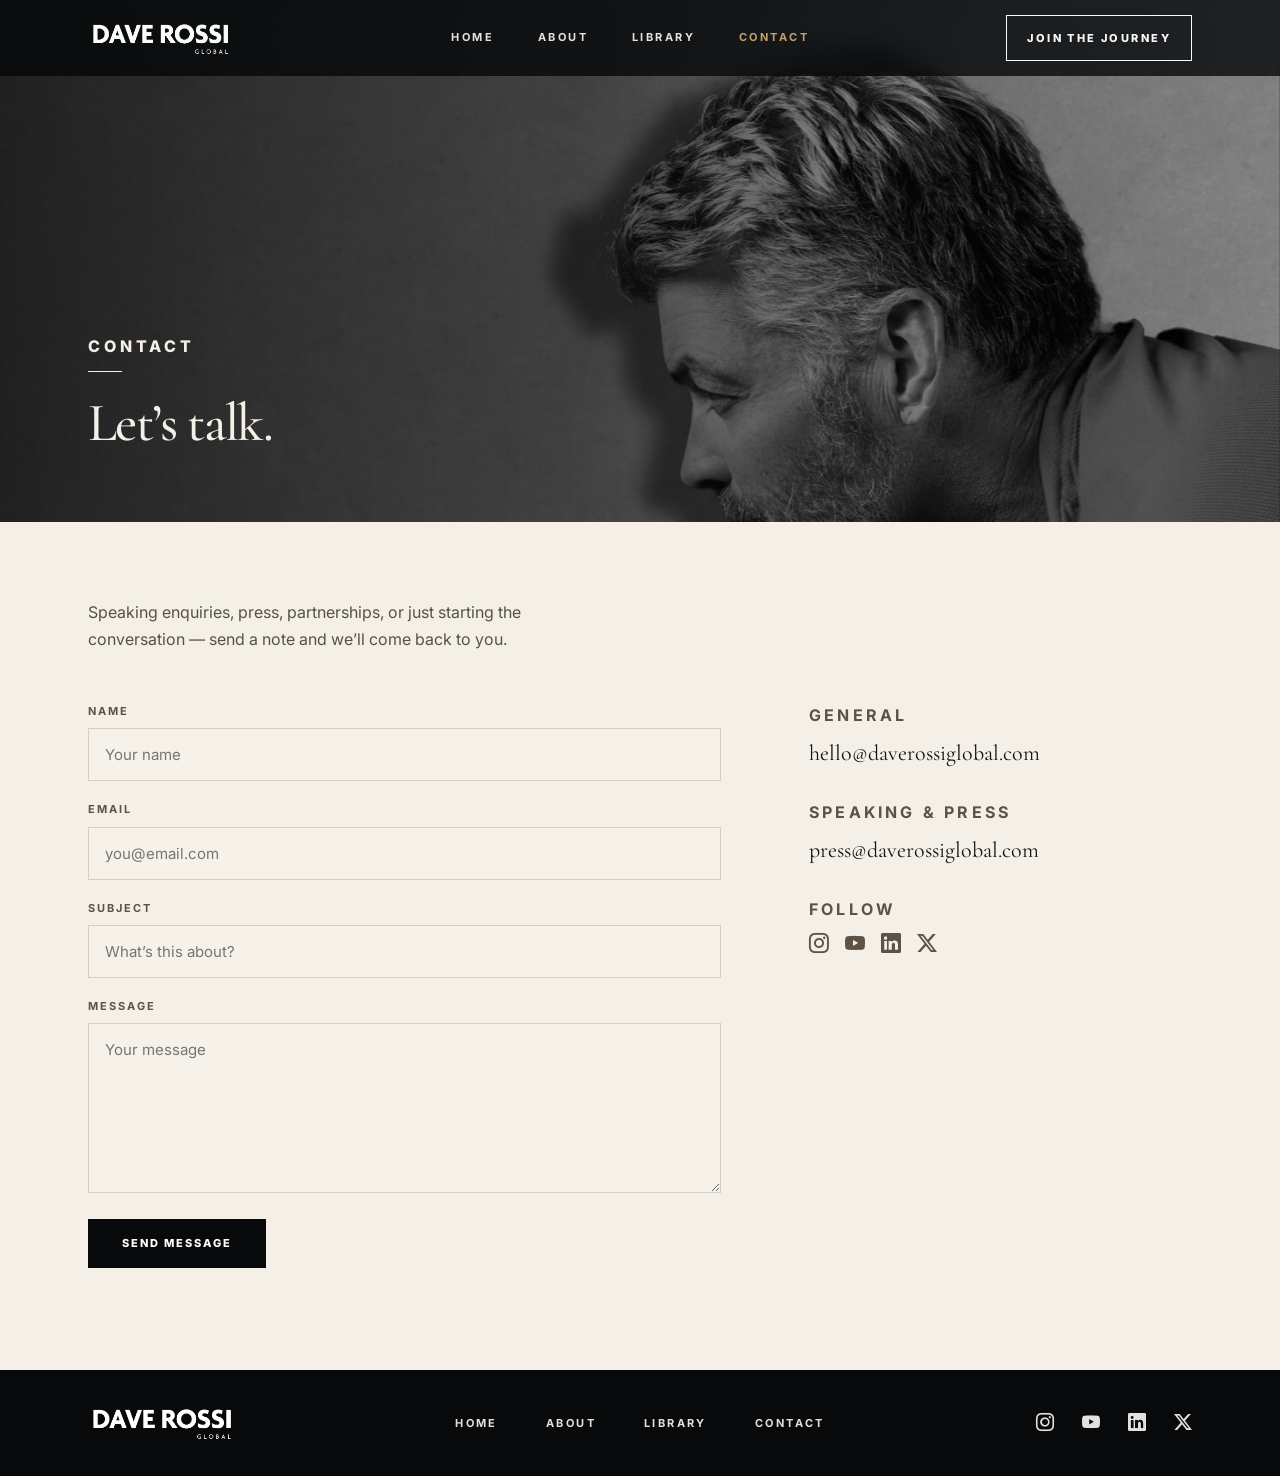
<file: public/contact/index.html>
<!doctype html>
<html lang="en">
<head>
  <meta name="robots" content="noindex, nofollow" />
  <meta charset="utf-8">
  <meta name="viewport" content="width=device-width, initial-scale=1">
  <link rel="canonical" href="index.html" />
  <link rel="icon" type="image/x-icon" href="../../assets/img/favicon/favicon.ico"/>

  <title>Contact | DaveRossiGlobal</title>
  <meta name="description" content="Get in touch with Dave Rossi Global — speaking enquiries, press, and general contact.">
  <meta name="keywords" content="Dave Rossi, contact, speaking, press, enquiries">

  <link rel="apple-touch-icon" sizes="144x144" href="../../assets/img/favicon/apple-icon-144x144.png">
  <link rel="apple-touch-icon" sizes="180x180" href="../../assets/img/favicon/apple-icon-180x180.png">
  <link rel="icon" type="image/png" sizes="32x32" href="../../assets/img/favicon/favicon-32x32.png">
  <link rel="icon" type="image/png" sizes="16x16" href="../../assets/img/favicon/favicon-16x16.png">
  <link rel="manifest" href="../../manifest.json">
  <meta name="msapplication-TileColor" content="#ffffff">
  <meta name="theme-color" content="#ffffff">

  <link rel="preconnect" href="https://fonts.googleapis.com">
  <link rel="preconnect" href="https://fonts.gstatic.com" crossorigin>
  <link href="https://fonts.googleapis.com/css2?family=Cormorant+Garamond:wght@400;500;600;700&family=Inter:wght@400;500;600;700;800&display=swap" rel="stylesheet">
  <link href="https://cdn.jsdelivr.net/npm/bootstrap@5.3.3/dist/css/bootstrap.min.css" rel="stylesheet">
  <link href="https://cdn.jsdelivr.net/npm/bootstrap-icons@1.11.3/font/bootstrap-icons.css" rel="stylesheet">
  <link href="../../assets/css/style.css" rel="stylesheet">
  <link href="../../assets/css/override.css?v=14" rel="stylesheet">
</head>
<body id="top" class="contact-page">
<header class="site-header fixed-top">
  <nav class="navbar navbar-expand-lg navbar-dark">
    <div class="container-fluid site-container">
      <a class="navbar-brand" href="../../index.html" aria-label="Dave Rossi Global">
         <img src="../../assets/img/logo-cropped-2.png" alt="Dave Rossi Global" style="width:150px;">
      </a>

      <button class="navbar-toggler border-0 shadow-none" type="button" data-bs-toggle="collapse" data-bs-target="#mainNav" aria-controls="mainNav" aria-expanded="false" aria-label="Toggle navigation">
        <span class="navbar-toggler-icon"></span>
      </button>

      <div class="collapse navbar-collapse" id="mainNav">
        <ul class="navbar-nav mx-auto align-items-lg-center">
          <li class="nav-item"><a class="nav-link" href="../../index.html">Home</a></li>
          <li class="nav-item"><a class="nav-link" href="../../public/about/">About</a></li>
          <li class="nav-item"><a class="nav-link" href="../../public/media/">Library</a></li>
          <li class="nav-item"><a class="nav-link active" href="../../public/contact/">Contact</a></li>
        </ul>
        <a class="btn btn-outline-light nav-cta" href="../../index.html#newsletter">Join the Journey</a>
      </div>
    </div>
  </nav>
</header>

<script>
  document.addEventListener('DOMContentLoaded', function () {
    const mainNav = document.getElementById('mainNav');
    document.querySelectorAll('#mainNav .nav-link, #mainNav .nav-cta').forEach(function (link) {
      link.addEventListener('click', function () {
        if (mainNav && mainNav.classList.contains('show') && typeof bootstrap !== 'undefined') {
          bootstrap.Collapse.getOrCreateInstance(mainNav).hide();
        }
      });
    });
  });
</script>

<main>
  <section class="contact-hero">
    <div class="px-layer" aria-hidden="true"></div>
    <div class="container-fluid site-container">
      <p class="eyebrow">Contact</p>
      <h1>Let&rsquo;s talk.</h1>
    </div>
  </section>
  <section id="contact">
    <div class="container-fluid site-container">
      <p class="contact-lead">Speaking enquiries, press, partnerships, or just starting the conversation &mdash; send a note and we&rsquo;ll come back to you.</p>

      <div class="contact-grid">
        <form class="contact-form" action="#" method="post" onsubmit="return false;">
          <div class="field">
            <label for="cname">Name</label>
            <input id="cname" name="name" type="text" placeholder="Your name" required>
          </div>
          <div class="field">
            <label for="cemail">Email</label>
            <input id="cemail" name="email" type="email" placeholder="you@email.com" required>
          </div>
          <div class="field">
            <label for="csubject">Subject</label>
            <input id="csubject" name="subject" type="text" placeholder="What&rsquo;s this about?">
          </div>
          <div class="field">
            <label for="cmessage">Message</label>
            <textarea id="cmessage" name="message" rows="6" placeholder="Your message" required></textarea>
          </div>
          <button type="submit" class="contact-send">Send Message</button>
        </form>

        <aside class="contact-info">
          <div class="info-block">
            <p class="info-label">General</p>
            <a href="mailto:hello@daverossiglobal.com">hello@daverossiglobal.com</a>
          </div>
          <div class="info-block">
            <p class="info-label">Speaking &amp; Press</p>
            <a href="mailto:press@daverossiglobal.com">press@daverossiglobal.com</a>
          </div>
          <div class="info-block">
            <p class="info-label">Follow</p>
            <div class="info-social">
              <a href="#" aria-label="Instagram"><i class="bi bi-instagram"></i></a>
              <a href="#" aria-label="YouTube"><i class="bi bi-youtube"></i></a>
              <a href="#" aria-label="LinkedIn"><i class="bi bi-linkedin"></i></a>
              <a href="#" aria-label="X"><i class="bi bi-twitter-x"></i></a>
            </div>
          </div>
        </aside>
      </div>
    </div>
  </section>
</main>

<footer class="site-footer">
  <div class="container-fluid site-container">
    <div class="row align-items-center gy-4">
      <div class="col-lg-3">
        <img src="../../assets/img/logo-cropped-2.png" alt="Dave Rossi Global" class="footer-logo">
      </div>
      <div class="col-lg-6">
        <nav class="footer-nav">
          <a href="../../index.html">Home</a>
          <a href="../../public/about/">About</a>
          <a href="../../public/media/">Library</a>
          <a href="../../public/contact/">Contact</a>
        </nav>
      </div>
      <div class="col-lg-3">
        <nav class="social-nav">
          <a href="#" aria-label="Instagram"><i class="bi bi-instagram"></i></a>
          <a href="#" aria-label="YouTube"><i class="bi bi-youtube"></i></a>
          <a href="#" aria-label="LinkedIn"><i class="bi bi-linkedin"></i></a>
          <a href="#" aria-label="X"><i class="bi bi-twitter-x"></i></a>
        </nav>
      </div>
    </div>
  </div>
</footer>
<a href="#top" class="scroll-top" id="scrollTop" aria-label="Scroll to top"><i class="bi bi-arrow-up"></i></a>

<script src="https://cdn.jsdelivr.net/npm/bootstrap@5.3.3/dist/js/bootstrap.bundle.min.js"></script>
<script src="../../assets/js/main.js"></script>
<script src="../../assets/js/override.js?v=3"></script>
</body>
</html>
</file>
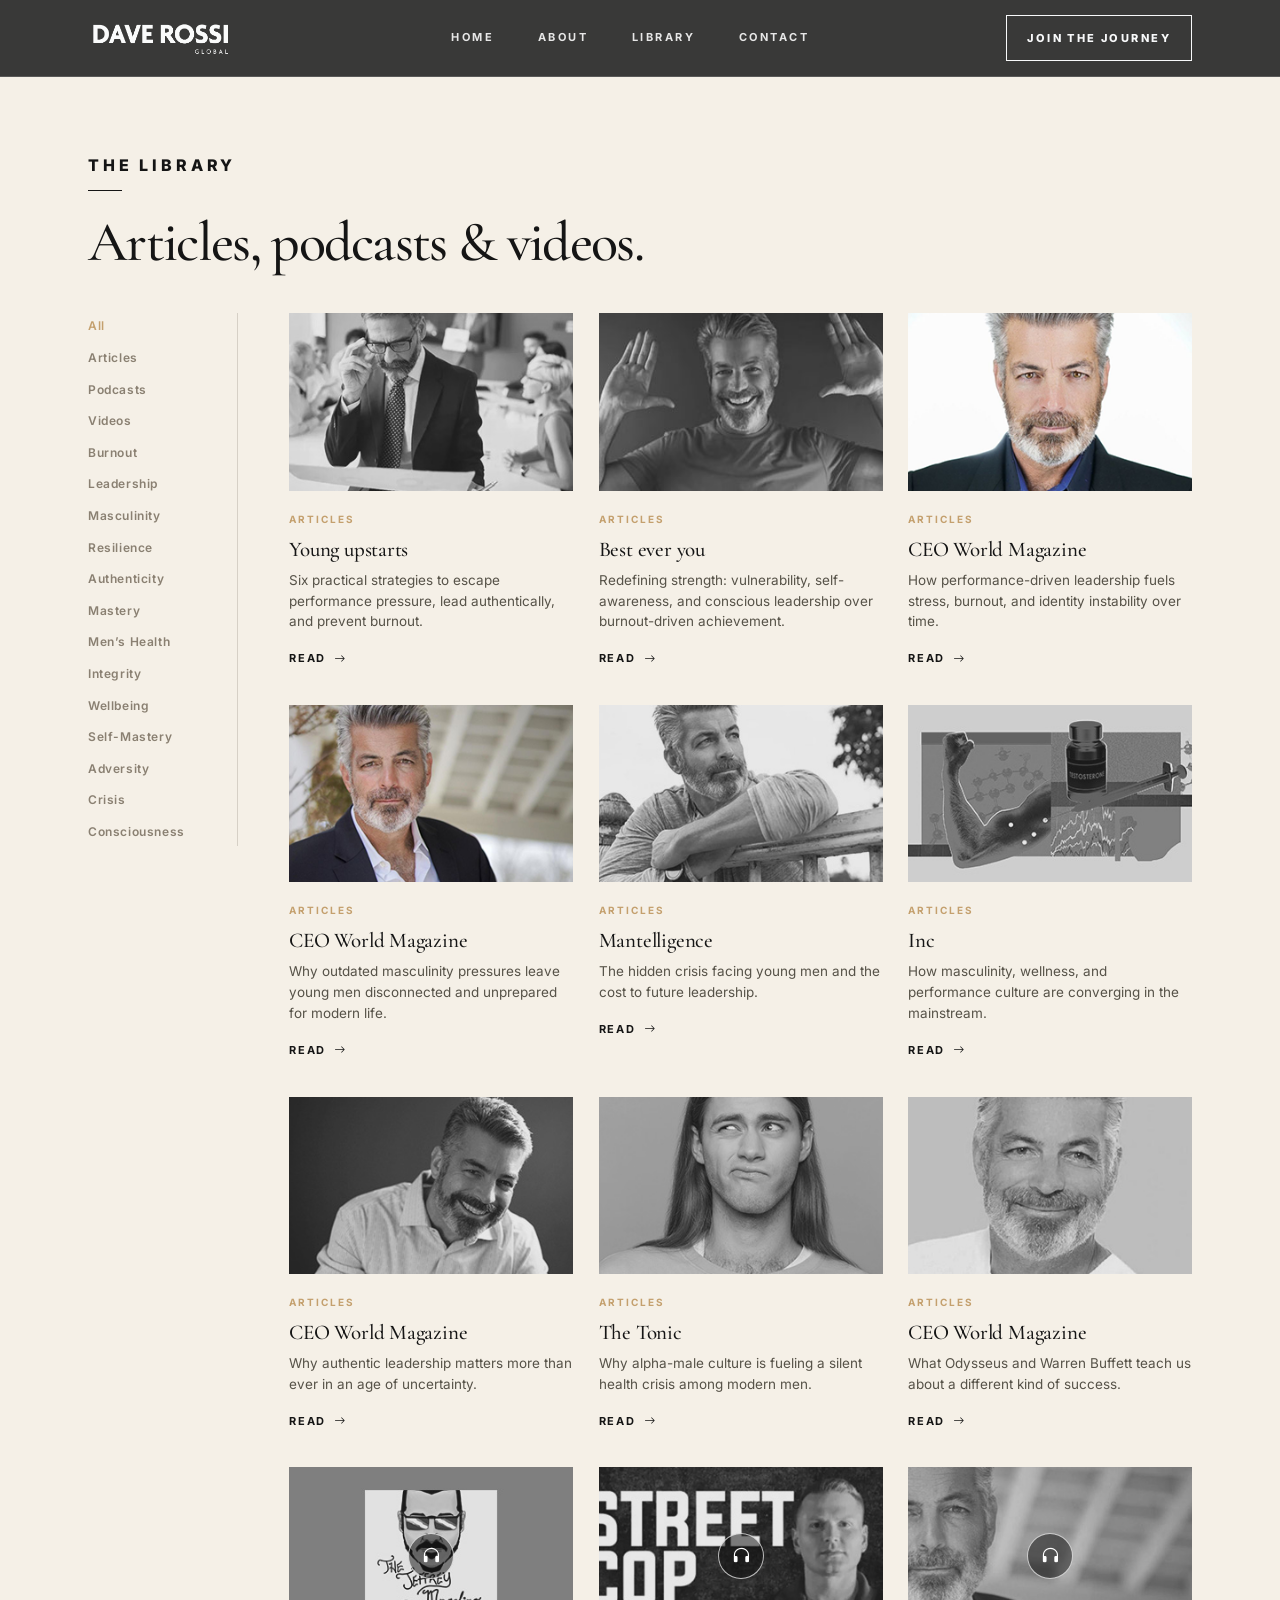
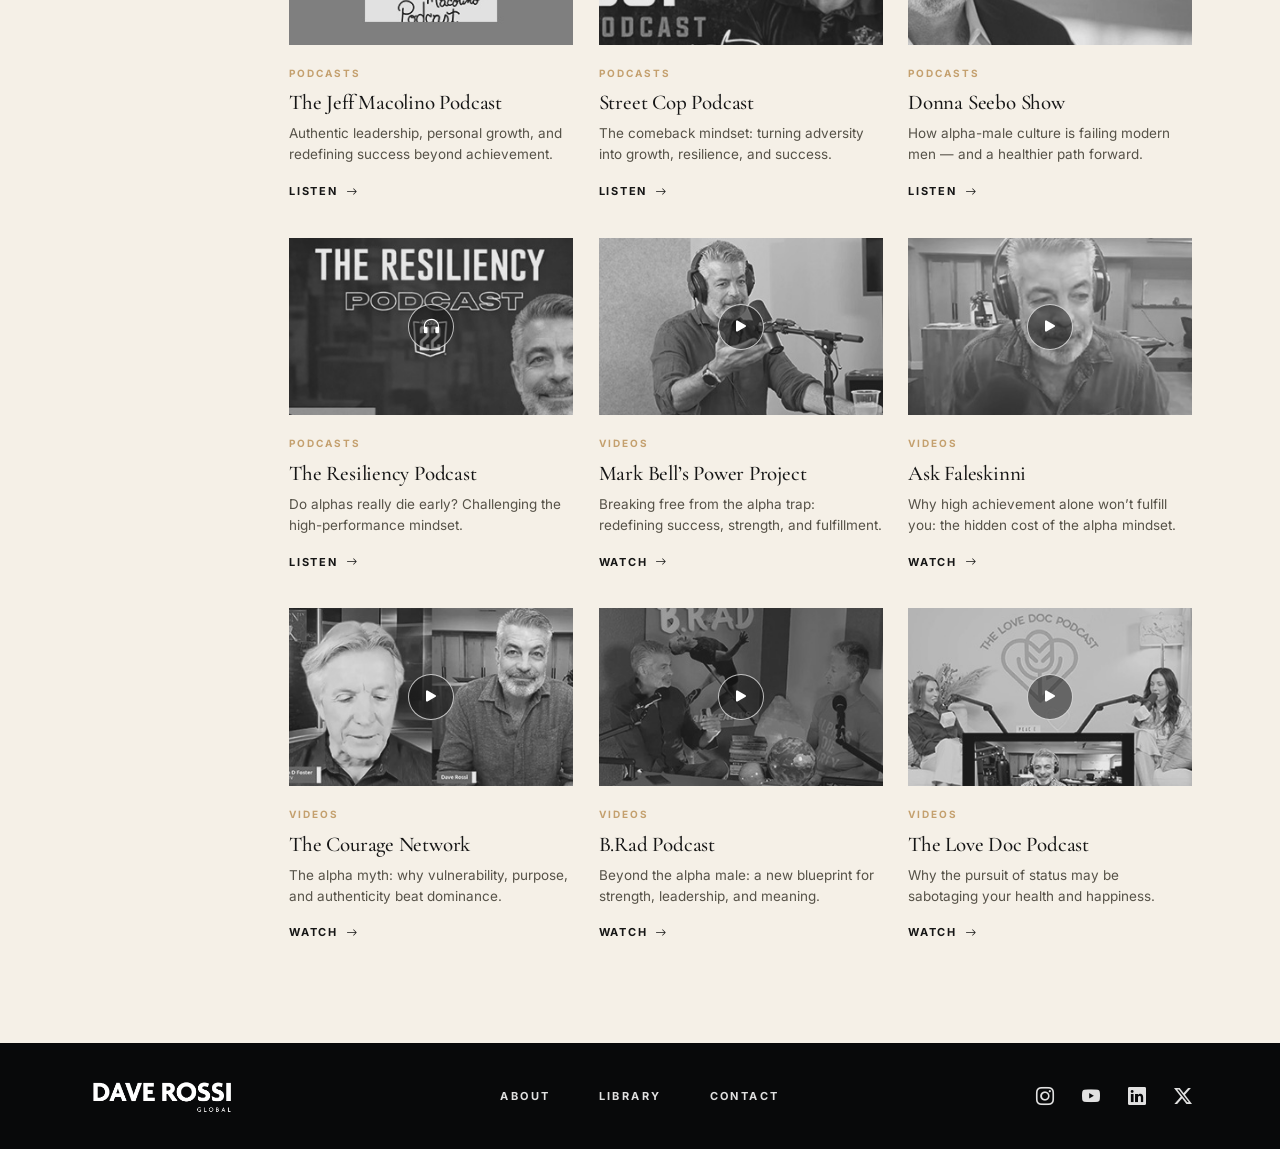
<file: public/lib1/index.html>
<!doctype html>
<html lang="en">
<head>
  <meta name="robots" content="noindex, nofollow" />
  <meta charset="utf-8">
  <meta name="viewport" content="width=device-width, initial-scale=1">
  <link rel="icon" type="image/x-icon" href="../../assets/img/favicon/favicon.ico"/>
  <title>Library — Option 1 | DaveRossiGlobal</title>
  <link rel="preconnect" href="https://fonts.googleapis.com">
  <link rel="preconnect" href="https://fonts.gstatic.com" crossorigin>
  <link href="https://fonts.googleapis.com/css2?family=Cormorant+Garamond:wght@400;500;600;700&family=Inter:wght@400;500;600;700;800&display=swap" rel="stylesheet">
  <link href="https://cdn.jsdelivr.net/npm/bootstrap@5.3.3/dist/css/bootstrap.min.css" rel="stylesheet">
  <link href="https://cdn.jsdelivr.net/npm/bootstrap-icons@1.11.3/font/bootstrap-icons.css" rel="stylesheet">
  <link href="../../assets/css/style.css" rel="stylesheet">
  <style>
    .lib{background:var(--paper);padding:calc(76px + clamp(44px,6vw,80px)) 0 clamp(56px,8vw,100px)}
    .lib-top{margin-bottom:clamp(28px,4vw,44px)}
    .lib-top .eyebrow{color:var(--ink)}
    .lib-top h1{font-family:var(--serif);font-weight:500;font-size:clamp(36px,5vw,56px);line-height:.98;letter-spacing:-.03em;margin-top:14px;color:var(--ink)}
    .lib-layout{display:grid;grid-template-columns:150px 1fr;gap:clamp(28px,4vw,56px);align-items:start}
    .lib-filters{position:sticky;top:96px;display:flex;flex-direction:column;gap:5px;border-right:1px solid rgba(92,82,70,.2);padding-right:20px}
    .lib-filter{background:none;border:0;padding:4px 0;text-align:left;font-family:var(--sans);font-size:12px;font-weight:600;letter-spacing:.05em;color:#8a8072;cursor:pointer;transition:color .2s}
    .lib-filter:hover{color:var(--ink)}
    .lib-filter.is-active{color:var(--gold)}
    .lib-grid{display:grid;grid-template-columns:repeat(3,1fr);gap:clamp(26px,2.8vw,44px) clamp(20px,2vw,30px)}
    .lib-card{display:block;color:inherit;text-decoration:none}
    .lib-thumb{position:relative;aspect-ratio:16/10;overflow:hidden;background:#e6dfd2;margin-bottom:14px}
    .lib-thumb img{width:100%;height:100%;object-fit:cover;transition:transform .5s ease}
    .lib-card:hover .lib-thumb img{transform:scale(1.04)}
    .lib-play{position:absolute;left:50%;top:50%;transform:translate(-50%,-50%);width:46px;height:46px;border-radius:50%;background:rgba(14,14,15,.5);border:1px solid rgba(255,255,255,.7);display:grid;place-items:center;color:#fff;font-size:20px}
    .lib-type{font-family:var(--sans);font-size:10px;font-weight:700;letter-spacing:.2em;text-transform:uppercase;color:var(--gold)}
    .lib-card h3{font-family:var(--serif);font-weight:500;font-size:21px;line-height:1.14;color:var(--ink);margin:8px 0;letter-spacing:-.01em}
    .lib-card p{font-family:var(--sans);font-size:13.5px !important;line-height:1.55;color:#565248;margin:0 0 12px}
    .lib-go{font-family:var(--sans);font-size:11px;font-weight:700;letter-spacing:.16em;text-transform:uppercase;color:var(--ink);display:inline-flex;align-items:center;gap:8px;transition:color .2s,gap .2s}
    .lib-card:hover .lib-go{color:var(--gold);gap:12px}
    @media(max-width:991px){.lib-layout{grid-template-columns:1fr}.lib-filters{position:static;flex-direction:row;flex-wrap:wrap;gap:6px 16px;border-right:0;border-bottom:1px solid rgba(92,82,70,.2);padding:0 0 16px;margin-bottom:6px}.lib-grid{grid-template-columns:repeat(2,1fr)}}
    @media(max-width:640px){.lib-grid{grid-template-columns:1fr}}
  </style>
</head>
<body id="top" class="lib-page-1">
<header class="site-header fixed-top">
  <nav class="navbar navbar-expand-lg navbar-dark">
    <div class="container-fluid site-container">
      <a class="navbar-brand" href="../../index.html" aria-label="Dave Rossi Global"><img src="../../assets/img/logo-cropped-2.png" alt="Dave Rossi Global" style="width:150px;"></a>
      <button class="navbar-toggler border-0 shadow-none" type="button" data-bs-toggle="collapse" data-bs-target="#mainNav" aria-label="Toggle navigation"><span class="navbar-toggler-icon"></span></button>
      <div class="collapse navbar-collapse" id="mainNav">
        <ul class="navbar-nav mx-auto align-items-lg-center">
          <li class="nav-item"><a class="nav-link" href="../../index.html">Home</a></li>
          <li class="nav-item"><a class="nav-link" href="../../public/about/">About</a></li>
          <li class="nav-item"><a class="nav-link" href="../../public/media/">Library</a></li>
          <li class="nav-item"><a class="nav-link" href="../../public/contact/">Contact</a></li>
        </ul>
        <a class="btn btn-outline-light nav-cta" href="../../index.html#newsletter">Join the Journey</a>
      </div>
    </div>
  </nav>
</header>

<main>
  <section class="lib">
    <div class="container-fluid site-container">
      <div class="lib-top">
        <p class="eyebrow">The Library</p>
        <h1>Articles, podcasts &amp; videos.</h1>
      </div>
      <div class="lib-layout">
        <aside class="lib-filters" id="filters"></aside>
        <div class="lib-grid" id="grid"></div>
      </div>
    </div>
  </section>
</main>

<footer class="site-footer">
  <div class="container-fluid site-container">
    <div class="row align-items-center gy-4">
      <div class="col-lg-3"><img src="../../assets/img/logo-cropped-2.png" alt="Dave Rossi Global" class="footer-logo"></div>
      <div class="col-lg-6"><nav class="footer-nav"><a href="../../public/about/">About</a><a href="../../public/media/">Library</a><a href="../../public/contact/">Contact</a></nav></div>
      <div class="col-lg-3"><nav class="social-nav"><a href="#" aria-label="Instagram"><i class="bi bi-instagram"></i></a><a href="#" aria-label="YouTube"><i class="bi bi-youtube"></i></a><a href="#" aria-label="LinkedIn"><i class="bi bi-linkedin"></i></a><a href="#" aria-label="X"><i class="bi bi-twitter-x"></i></a></nav></div>
    </div>
  </div>
</footer>

<script src="https://cdn.jsdelivr.net/npm/bootstrap@5.3.3/dist/js/bootstrap.bundle.min.js"></script>
<script src="../../assets/js/lib-preview.js"></script>
<script>renderLibrary('#grid', '#filters');</script>
</body>
</html>
</file>
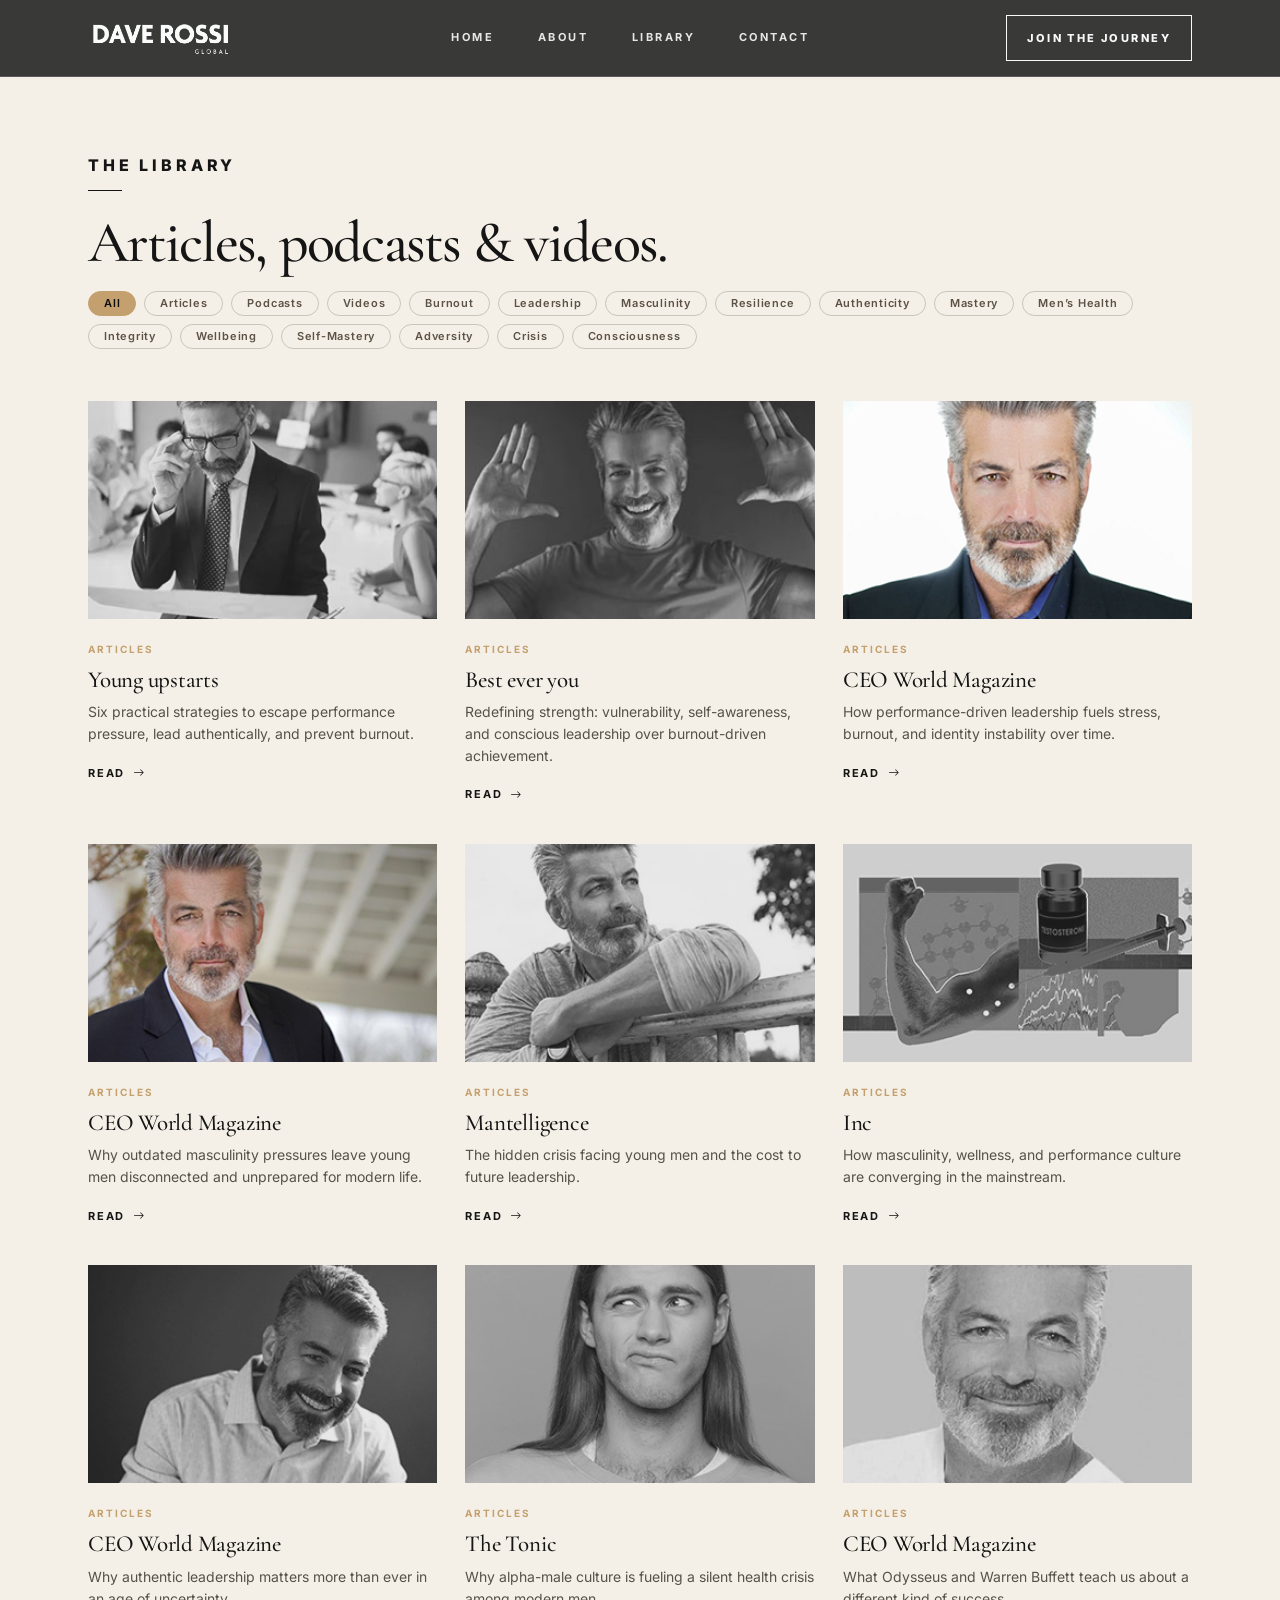
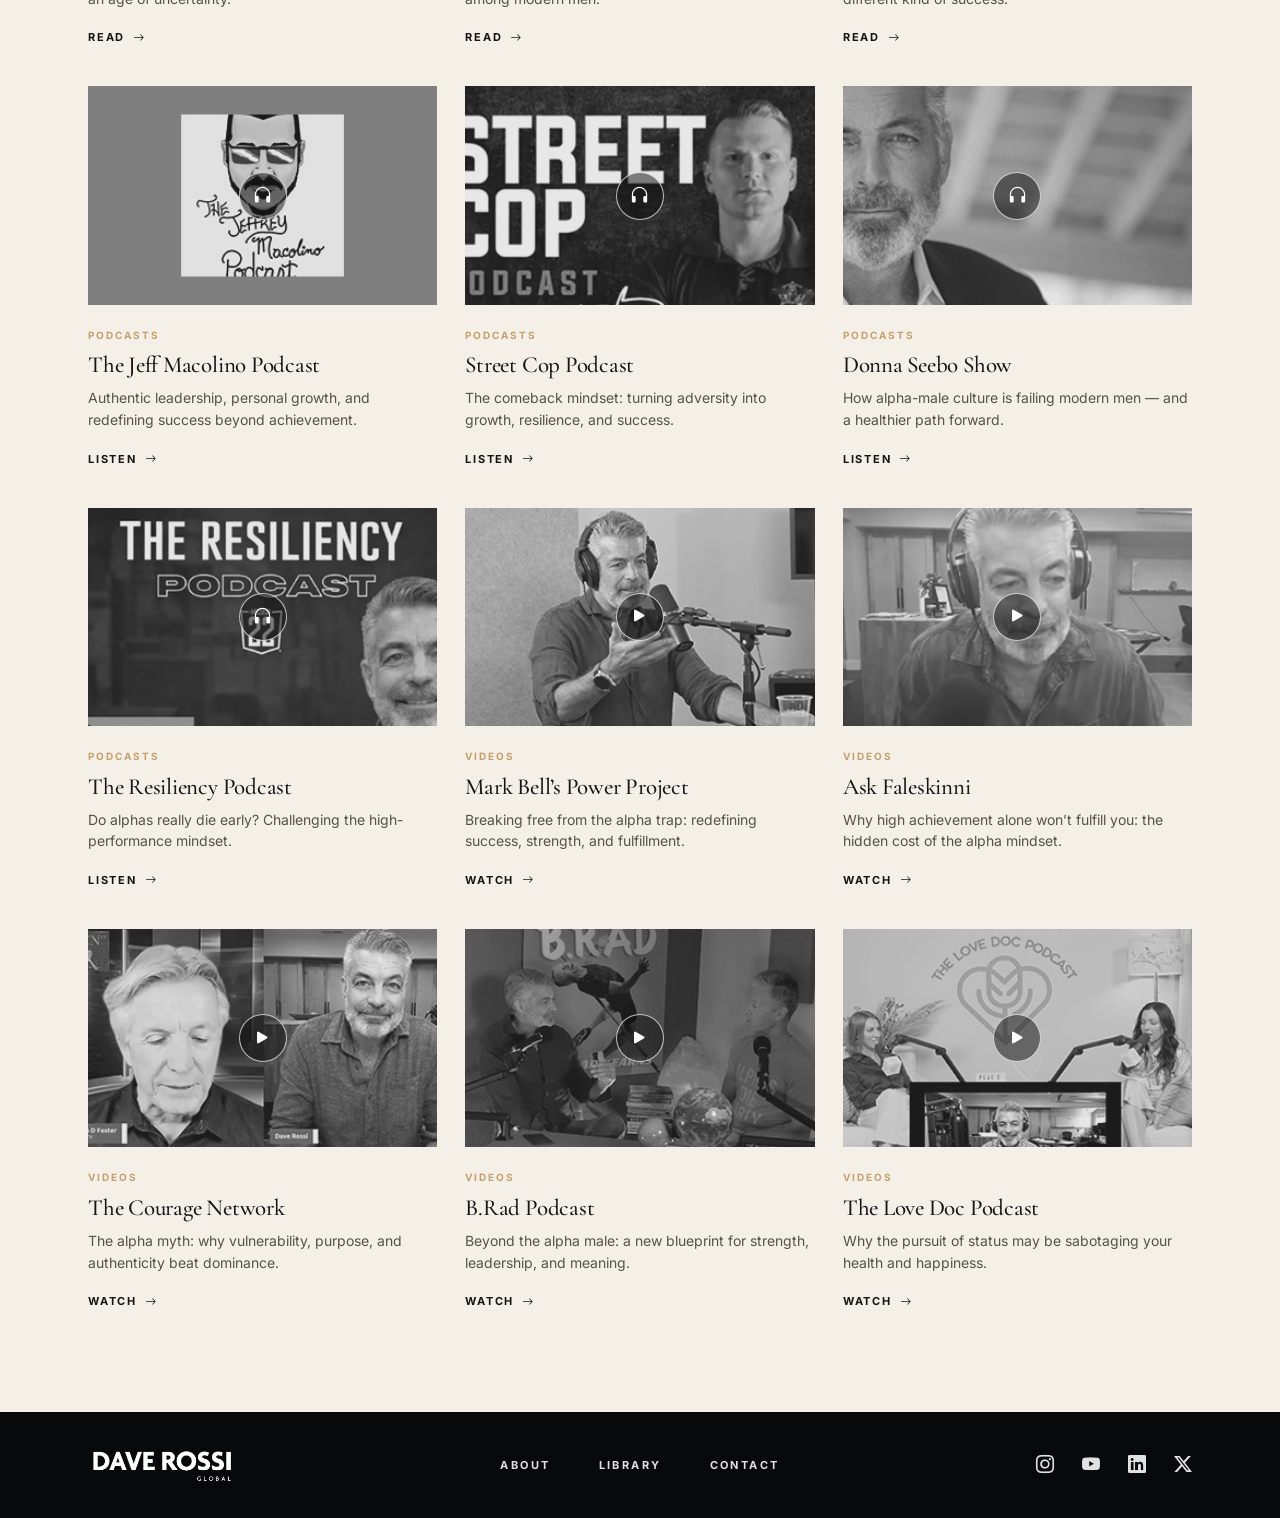
<file: public/lib2/index.html>
<!doctype html>
<html lang="en">
<head>
  <meta name="robots" content="noindex, nofollow" />
  <meta charset="utf-8">
  <meta name="viewport" content="width=device-width, initial-scale=1">
  <link rel="icon" type="image/x-icon" href="../../assets/img/favicon/favicon.ico"/>
  <title>Library — Option 2 | DaveRossiGlobal</title>
  <link rel="preconnect" href="https://fonts.googleapis.com">
  <link rel="preconnect" href="https://fonts.gstatic.com" crossorigin>
  <link href="https://fonts.googleapis.com/css2?family=Cormorant+Garamond:wght@400;500;600;700&family=Inter:wght@400;500;600;700;800&display=swap" rel="stylesheet">
  <link href="https://cdn.jsdelivr.net/npm/bootstrap@5.3.3/dist/css/bootstrap.min.css" rel="stylesheet">
  <link href="https://cdn.jsdelivr.net/npm/bootstrap-icons@1.11.3/font/bootstrap-icons.css" rel="stylesheet">
  <link href="../../assets/css/style.css" rel="stylesheet">
  <style>
    .lib{background:var(--paper);padding:calc(76px + clamp(44px,6vw,80px)) 0 clamp(56px,8vw,100px)}
    .lib-top{margin-bottom:20px}
    .lib-top .eyebrow{color:var(--ink)}
    .lib-top h1{font-family:var(--serif);font-weight:500;font-size:clamp(36px,5vw,58px);line-height:.98;letter-spacing:-.03em;margin-top:14px;color:var(--ink)}
    .lib-filters{display:flex;flex-wrap:wrap;gap:8px;margin:0 0 clamp(30px,4vw,52px)}
    .lib-filter{border:1px solid rgba(92,82,70,.28);border-radius:999px;background:none;padding:6px 15px;font-family:var(--sans);font-size:11px;font-weight:600;letter-spacing:.07em;color:#5c5246;cursor:pointer;transition:all .2s;line-height:1}
    .lib-filter:hover{border-color:var(--ink);color:var(--ink)}
    .lib-filter.is-active{background:var(--gold);border-color:var(--gold);color:#0e0e0f}
    .lib-grid{display:grid;grid-template-columns:repeat(3,1fr);gap:clamp(30px,3vw,52px) clamp(22px,2.2vw,34px)}
    .lib-card{display:block;color:inherit;text-decoration:none}
    .lib-thumb{position:relative;aspect-ratio:16/10;overflow:hidden;background:#e6dfd2;margin-bottom:16px}
    .lib-thumb img{width:100%;height:100%;object-fit:cover;transition:transform .5s ease}
    .lib-card:hover .lib-thumb img{transform:scale(1.04)}
    .lib-play{position:absolute;left:50%;top:50%;transform:translate(-50%,-50%);width:48px;height:48px;border-radius:50%;background:rgba(14,14,15,.5);border:1px solid rgba(255,255,255,.7);display:grid;place-items:center;color:#fff;font-size:21px}
    .lib-type{font-family:var(--sans);font-size:10px;font-weight:700;letter-spacing:.2em;text-transform:uppercase;color:var(--gold)}
    .lib-card h3{font-family:var(--serif);font-weight:500;font-size:23px;line-height:1.12;color:var(--ink);margin:8px 0;letter-spacing:-.01em}
    .lib-card p{font-family:var(--sans);font-size:14px !important;line-height:1.55;color:#565248;margin:0 0 14px}
    .lib-go{font-family:var(--sans);font-size:11px;font-weight:700;letter-spacing:.16em;text-transform:uppercase;color:var(--ink);display:inline-flex;align-items:center;gap:8px;transition:color .2s,gap .2s}
    .lib-card:hover .lib-go{color:var(--gold);gap:12px}
    @media(max-width:991px){.lib-grid{grid-template-columns:repeat(2,1fr)}}
    @media(max-width:640px){.lib-grid{grid-template-columns:1fr}}
  </style>
</head>
<body id="top" class="lib-page-2">
<header class="site-header fixed-top">
  <nav class="navbar navbar-expand-lg navbar-dark">
    <div class="container-fluid site-container">
      <a class="navbar-brand" href="../../index.html" aria-label="Dave Rossi Global"><img src="../../assets/img/logo-cropped-2.png" alt="Dave Rossi Global" style="width:150px;"></a>
      <button class="navbar-toggler border-0 shadow-none" type="button" data-bs-toggle="collapse" data-bs-target="#mainNav" aria-label="Toggle navigation"><span class="navbar-toggler-icon"></span></button>
      <div class="collapse navbar-collapse" id="mainNav">
        <ul class="navbar-nav mx-auto align-items-lg-center">
          <li class="nav-item"><a class="nav-link" href="../../index.html">Home</a></li>
          <li class="nav-item"><a class="nav-link" href="../../public/about/">About</a></li>
          <li class="nav-item"><a class="nav-link" href="../../public/media/">Library</a></li>
          <li class="nav-item"><a class="nav-link" href="../../public/contact/">Contact</a></li>
        </ul>
        <a class="btn btn-outline-light nav-cta" href="../../index.html#newsletter">Join the Journey</a>
      </div>
    </div>
  </nav>
</header>

<main>
  <section class="lib">
    <div class="container-fluid site-container">
      <div class="lib-top">
        <p class="eyebrow">The Library</p>
        <h1>Articles, podcasts &amp; videos.</h1>
      </div>
      <div class="lib-filters" id="filters"></div>
      <div class="lib-grid" id="grid"></div>
    </div>
  </section>
</main>

<footer class="site-footer">
  <div class="container-fluid site-container">
    <div class="row align-items-center gy-4">
      <div class="col-lg-3"><img src="../../assets/img/logo-cropped-2.png" alt="Dave Rossi Global" class="footer-logo"></div>
      <div class="col-lg-6"><nav class="footer-nav"><a href="../../public/about/">About</a><a href="../../public/media/">Library</a><a href="../../public/contact/">Contact</a></nav></div>
      <div class="col-lg-3"><nav class="social-nav"><a href="#" aria-label="Instagram"><i class="bi bi-instagram"></i></a><a href="#" aria-label="YouTube"><i class="bi bi-youtube"></i></a><a href="#" aria-label="LinkedIn"><i class="bi bi-linkedin"></i></a><a href="#" aria-label="X"><i class="bi bi-twitter-x"></i></a></nav></div>
    </div>
  </div>
</footer>

<script src="https://cdn.jsdelivr.net/npm/bootstrap@5.3.3/dist/js/bootstrap.bundle.min.js"></script>
<script src="../../assets/js/lib-preview.js"></script>
<script>renderLibrary('#grid', '#filters');</script>
</body>
</html>
</file>
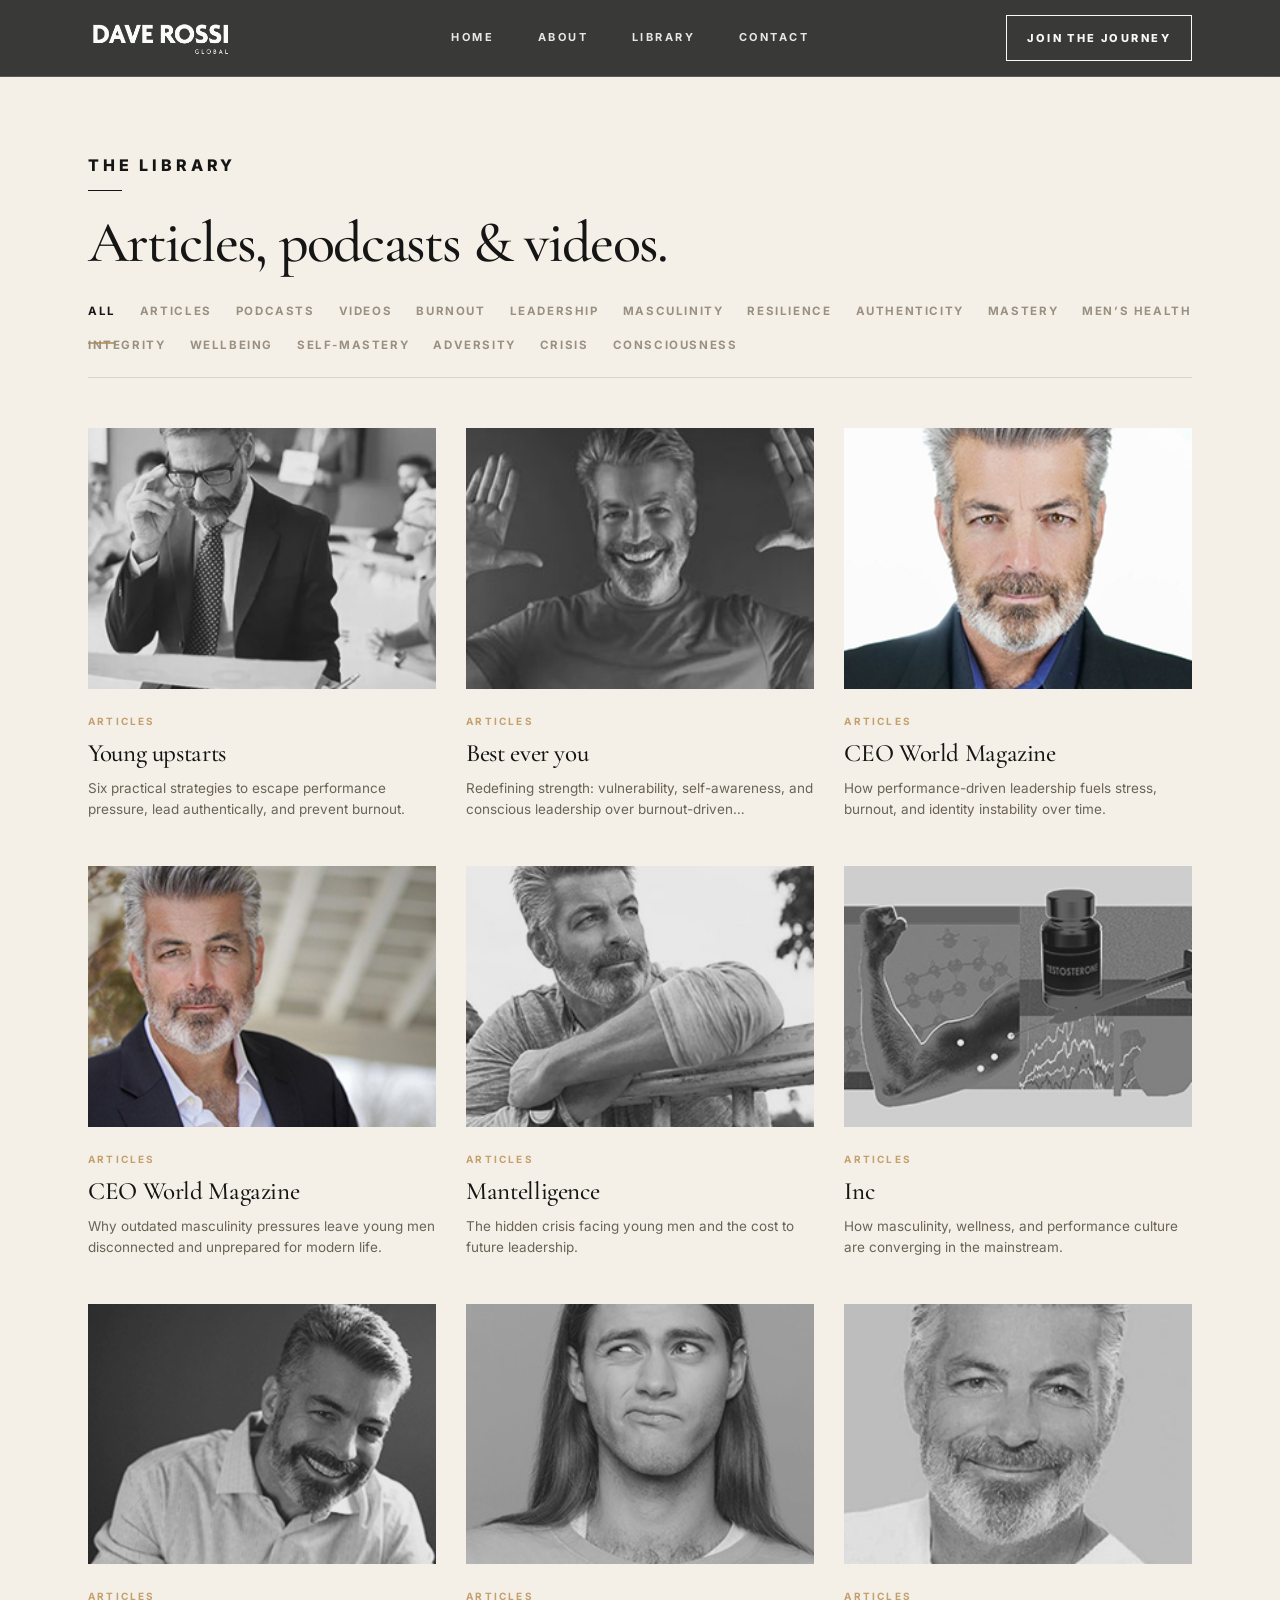
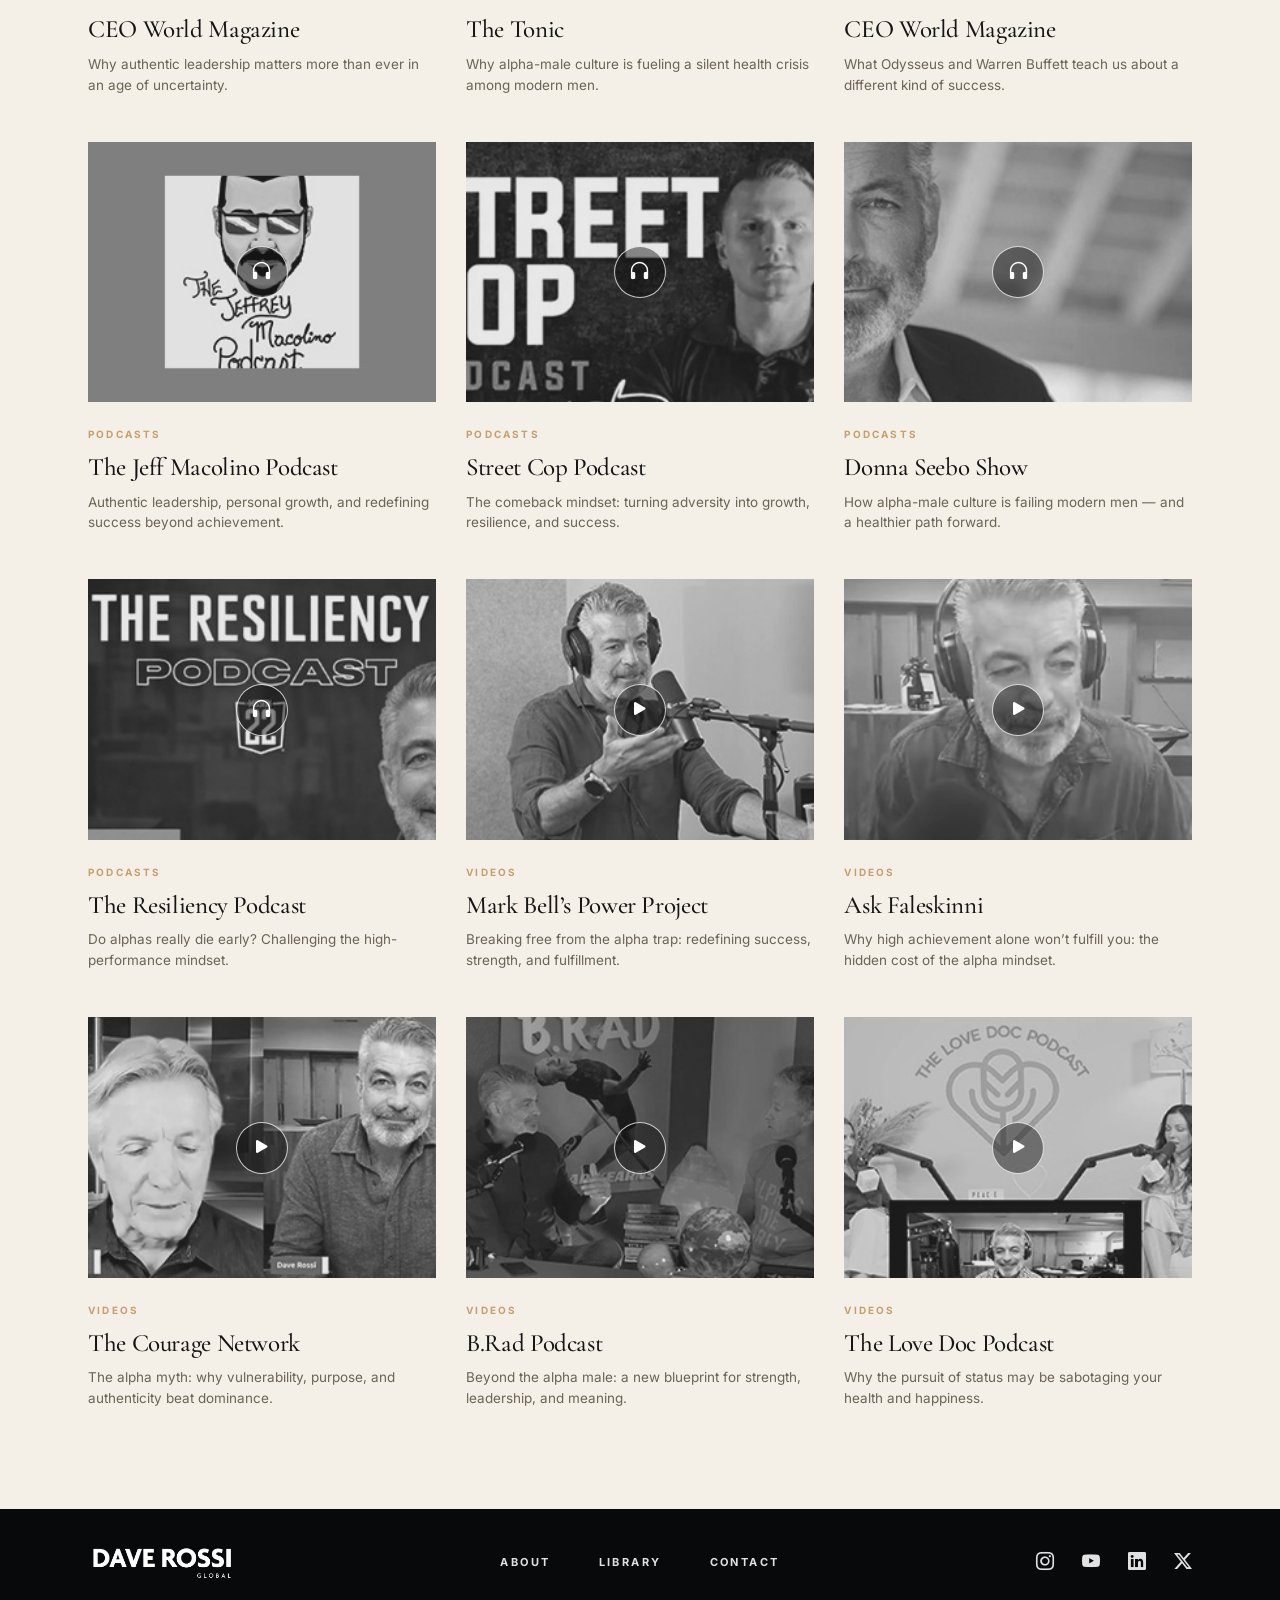
<file: public/lib3/index.html>
<!doctype html>
<html lang="en">
<head>
  <meta name="robots" content="noindex, nofollow" />
  <meta charset="utf-8">
  <meta name="viewport" content="width=device-width, initial-scale=1">
  <link rel="icon" type="image/x-icon" href="../../assets/img/favicon/favicon.ico"/>
  <title>Library — Option 3 | DaveRossiGlobal</title>
  <link rel="preconnect" href="https://fonts.googleapis.com">
  <link rel="preconnect" href="https://fonts.gstatic.com" crossorigin>
  <link href="https://fonts.googleapis.com/css2?family=Cormorant+Garamond:wght@400;500;600;700&family=Inter:wght@400;500;600;700;800&display=swap" rel="stylesheet">
  <link href="https://cdn.jsdelivr.net/npm/bootstrap@5.3.3/dist/css/bootstrap.min.css" rel="stylesheet">
  <link href="https://cdn.jsdelivr.net/npm/bootstrap-icons@1.11.3/font/bootstrap-icons.css" rel="stylesheet">
  <link href="../../assets/css/style.css" rel="stylesheet">
  <style>
    .lib{background:var(--paper);padding:calc(76px + clamp(44px,6vw,80px)) 0 clamp(56px,8vw,100px)}
    .lib-top{display:flex;align-items:flex-end;justify-content:space-between;gap:24px;flex-wrap:wrap;margin-bottom:18px}
    .lib-top .eyebrow{color:var(--ink)}
    .lib-top h1{font-family:var(--serif);font-weight:500;font-size:clamp(36px,5vw,58px);line-height:.98;letter-spacing:-.03em;margin-top:14px;color:var(--ink)}
    .lib-filters{display:flex;flex-wrap:wrap;gap:4px 24px;margin:0 0 clamp(30px,4vw,50px);border-bottom:1px solid rgba(92,82,70,.18);padding-bottom:16px}
    .lib-filter{background:none;border:0;padding:6px 0;font-family:var(--sans);font-size:11.5px;font-weight:700;letter-spacing:.14em;text-transform:uppercase;color:#9a9082;cursor:pointer;position:relative;transition:color .2s}
    .lib-filter:hover{color:var(--ink)}
    .lib-filter.is-active{color:var(--ink)}
    .lib-filter.is-active::after{content:"";position:absolute;left:0;right:0;bottom:-17px;height:2px;background:var(--gold)}
    .lib-grid{display:grid;grid-template-columns:repeat(3,1fr);gap:clamp(34px,3.6vw,60px) clamp(22px,2.4vw,38px)}
    .lib-card{display:block;color:inherit;text-decoration:none}
    .lib-thumb{position:relative;aspect-ratio:4/3;overflow:hidden;background:#e6dfd2;margin-bottom:18px}
    .lib-thumb img{width:100%;height:100%;object-fit:cover;transition:transform .6s ease}
    .lib-card:hover .lib-thumb img{transform:scale(1.05)}
    .lib-thumb::after{content:"";position:absolute;inset:0;background:linear-gradient(180deg,transparent 60%,rgba(14,14,15,.18));opacity:0;transition:opacity .3s}
    .lib-card:hover .lib-thumb::after{opacity:1}
    .lib-play{position:absolute;left:50%;top:50%;transform:translate(-50%,-50%);width:52px;height:52px;border-radius:50%;background:rgba(14,14,15,.45);border:1px solid rgba(255,255,255,.75);display:grid;place-items:center;color:#fff;font-size:23px;z-index:2}
    .lib-type{font-family:var(--sans);font-size:10px;font-weight:700;letter-spacing:.22em;text-transform:uppercase;color:var(--gold)}
    .lib-card h3{font-family:var(--serif);font-weight:500;font-size:25px;line-height:1.1;color:var(--ink);margin:9px 0 10px;letter-spacing:-.015em}
    .lib-card p{font-family:var(--sans);font-size:13.5px !important;line-height:1.55;color:#6a6356;margin:0;display:-webkit-box;-webkit-line-clamp:2;-webkit-box-orient:vertical;overflow:hidden}
    .lib-go{display:none}
    @media(max-width:991px){.lib-grid{grid-template-columns:repeat(2,1fr)}}
    @media(max-width:640px){.lib-grid{grid-template-columns:1fr}}
  </style>
</head>
<body id="top" class="lib-page-3">
<header class="site-header fixed-top">
  <nav class="navbar navbar-expand-lg navbar-dark">
    <div class="container-fluid site-container">
      <a class="navbar-brand" href="../../index.html" aria-label="Dave Rossi Global"><img src="../../assets/img/logo-cropped-2.png" alt="Dave Rossi Global" style="width:150px;"></a>
      <button class="navbar-toggler border-0 shadow-none" type="button" data-bs-toggle="collapse" data-bs-target="#mainNav" aria-label="Toggle navigation"><span class="navbar-toggler-icon"></span></button>
      <div class="collapse navbar-collapse" id="mainNav">
        <ul class="navbar-nav mx-auto align-items-lg-center">
          <li class="nav-item"><a class="nav-link" href="../../index.html">Home</a></li>
          <li class="nav-item"><a class="nav-link" href="../../public/about/">About</a></li>
          <li class="nav-item"><a class="nav-link" href="../../public/media/">Library</a></li>
          <li class="nav-item"><a class="nav-link" href="../../public/contact/">Contact</a></li>
        </ul>
        <a class="btn btn-outline-light nav-cta" href="../../index.html#newsletter">Join the Journey</a>
      </div>
    </div>
  </nav>
</header>

<main>
  <section class="lib">
    <div class="container-fluid site-container">
      <div class="lib-top">
        <div>
          <p class="eyebrow">The Library</p>
          <h1>Articles, podcasts &amp; videos.</h1>
        </div>
      </div>
      <div class="lib-filters" id="filters"></div>
      <div class="lib-grid" id="grid"></div>
    </div>
  </section>
</main>

<footer class="site-footer">
  <div class="container-fluid site-container">
    <div class="row align-items-center gy-4">
      <div class="col-lg-3"><img src="../../assets/img/logo-cropped-2.png" alt="Dave Rossi Global" class="footer-logo"></div>
      <div class="col-lg-6"><nav class="footer-nav"><a href="../../public/about/">About</a><a href="../../public/media/">Library</a><a href="../../public/contact/">Contact</a></nav></div>
      <div class="col-lg-3"><nav class="social-nav"><a href="#" aria-label="Instagram"><i class="bi bi-instagram"></i></a><a href="#" aria-label="YouTube"><i class="bi bi-youtube"></i></a><a href="#" aria-label="LinkedIn"><i class="bi bi-linkedin"></i></a><a href="#" aria-label="X"><i class="bi bi-twitter-x"></i></a></nav></div>
    </div>
  </div>
</footer>

<script src="https://cdn.jsdelivr.net/npm/bootstrap@5.3.3/dist/js/bootstrap.bundle.min.js"></script>
<script src="../../assets/js/lib-preview.js"></script>
<script>renderLibrary('#grid', '#filters');</script>
</body>
</html>
</file>
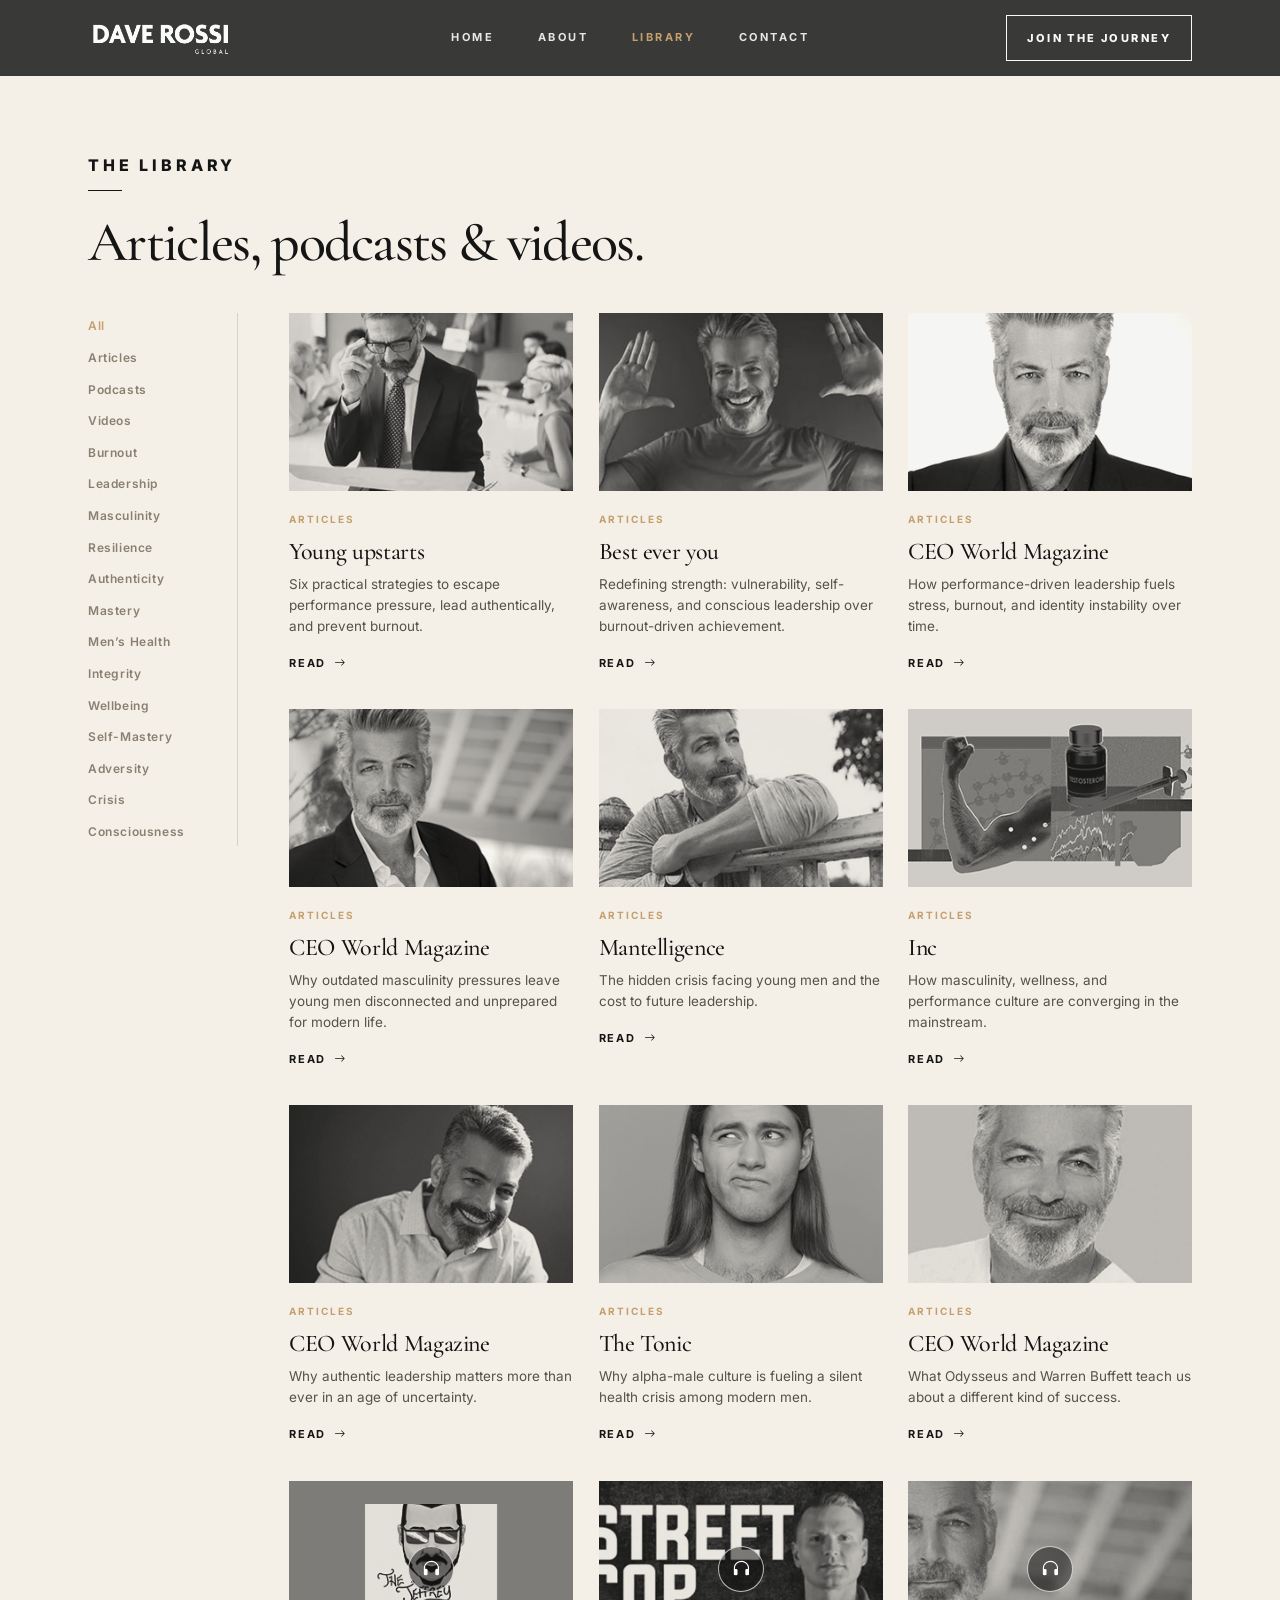
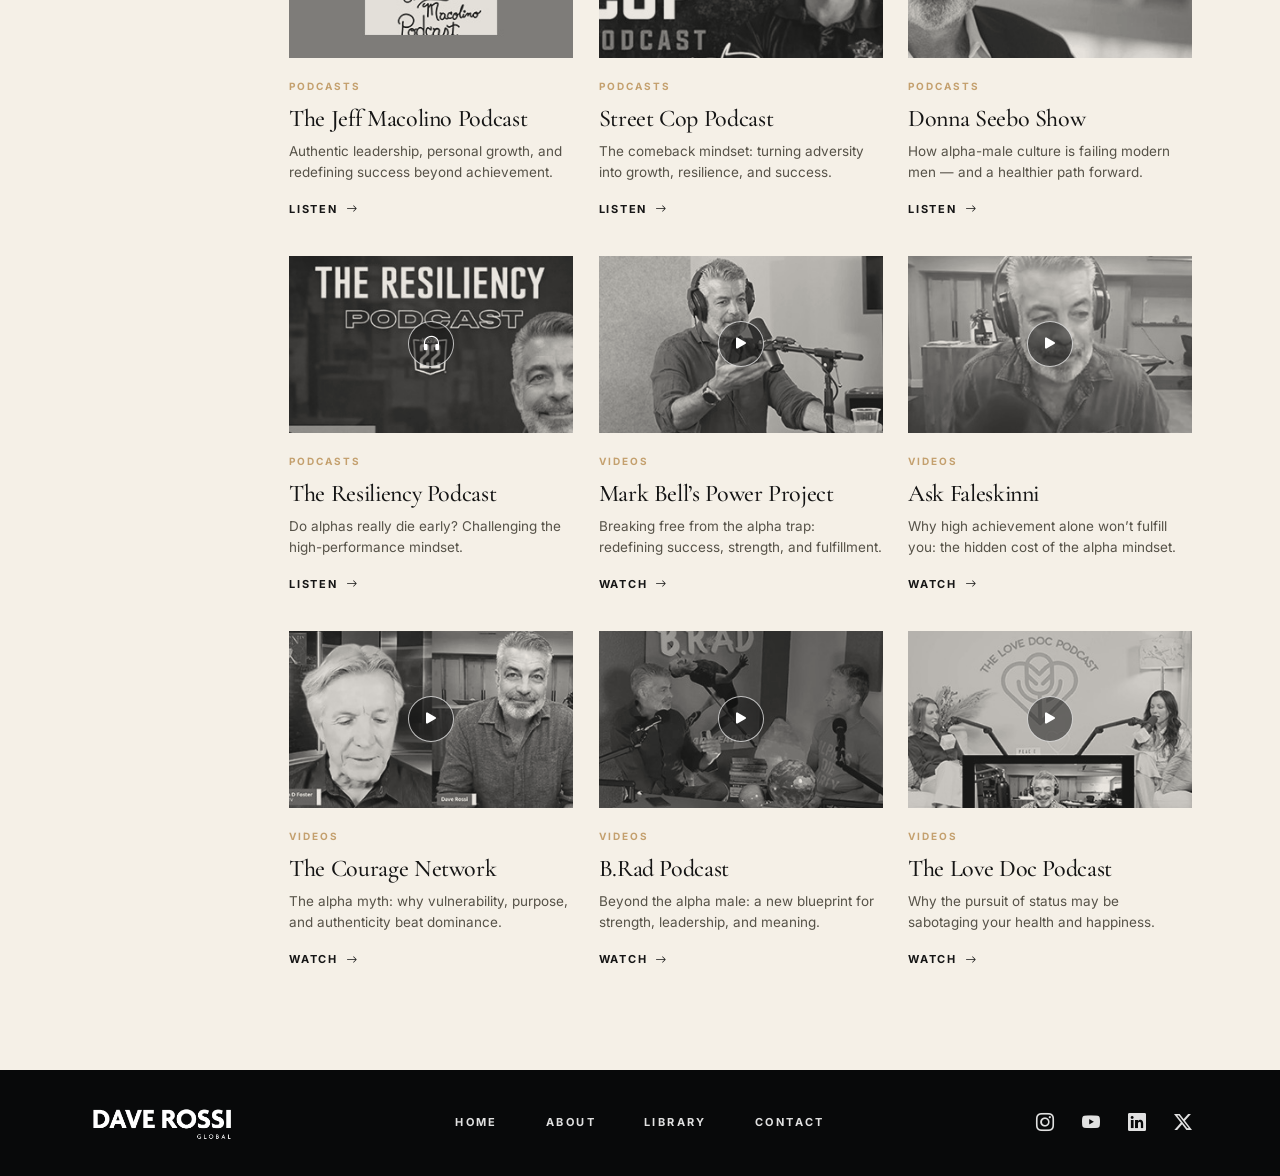
<file: public/media/index.html>
<!doctype html>
<html lang="en">
<head>
  <meta name="robots" content="noindex, nofollow" />
  <meta charset="utf-8">
  <meta name="viewport" content="width=device-width, initial-scale=1">
  <link rel="canonical" href="../../index.html" />
  <link rel="icon" type="image/x-icon" href="../../assets/img/favicon/favicon.ico"/>

  <title>Library | DaveRossiGlobal</title>
  <meta name="description" content="Articles, podcasts and videos from Dave Rossi Global.">
  <meta name="keywords" content="Dave Rossi, articles, podcasts, videos, leadership, mastery, masculinity, resilience">

  <link rel="apple-touch-icon" sizes="144x144" href="../../assets/img/favicon/apple-icon-144x144.png">
  <link rel="apple-touch-icon" sizes="180x180" href="../../assets/img/favicon/apple-icon-180x180.png">
  <link rel="icon" type="image/png" sizes="32x32" href="../../assets/img/favicon/favicon-32x32.png">
  <link rel="icon" type="image/png" sizes="16x16" href="../../assets/img/favicon/favicon-16x16.png">
  <link rel="manifest" href="../../manifest.json">
  <meta name="theme-color" content="#ffffff">

  <link rel="preconnect" href="https://fonts.googleapis.com">
  <link rel="preconnect" href="https://fonts.gstatic.com" crossorigin>
  <link href="https://fonts.googleapis.com/css2?family=Cormorant+Garamond:wght@400;500;600;700&family=Inter:wght@400;500;600;700;800&display=swap" rel="stylesheet">
  <link href="https://cdn.jsdelivr.net/npm/bootstrap@5.3.3/dist/css/bootstrap.min.css" rel="stylesheet">
  <link href="https://cdn.jsdelivr.net/npm/bootstrap-icons@1.11.3/font/bootstrap-icons.css" rel="stylesheet">
  <link href="../../assets/css/style.css" rel="stylesheet">
  <link href="../../assets/css/override.css?v=14" rel="stylesheet">
</head>
<body id="top" class="library-page">
<header class="site-header fixed-top">
  <nav class="navbar navbar-expand-lg navbar-dark">
    <div class="container-fluid site-container">
      <a class="navbar-brand" href="../../index.html" aria-label="Dave Rossi Global">
         <img src="../../assets/img/logo-cropped-2.png" alt="Dave Rossi Global" style="width:150px;">
      </a>
      <button class="navbar-toggler border-0 shadow-none" type="button" data-bs-toggle="collapse" data-bs-target="#mainNav" aria-controls="mainNav" aria-expanded="false" aria-label="Toggle navigation">
        <span class="navbar-toggler-icon"></span>
      </button>
      <div class="collapse navbar-collapse" id="mainNav">
        <ul class="navbar-nav mx-auto align-items-lg-center">
          <li class="nav-item"><a class="nav-link" href="../../index.html">Home</a></li>
          <li class="nav-item"><a class="nav-link" href="../../public/about/">About</a></li>
          <li class="nav-item"><a class="nav-link active" href="../../public/media/">Library</a></li>
          <li class="nav-item"><a class="nav-link" href="../../public/contact/">Contact</a></li>
        </ul>
        <a class="btn btn-outline-light nav-cta" href="../../index.html#newsletter">Join the Journey</a>
      </div>
    </div>
  </nav>
</header>

<script>
  document.addEventListener('DOMContentLoaded', function () {
    const mainNav = document.getElementById('mainNav');
    document.querySelectorAll('#mainNav .nav-link, #mainNav .nav-cta').forEach(function (link) {
      link.addEventListener('click', function () {
        if (mainNav && mainNav.classList.contains('show') && typeof bootstrap !== 'undefined') {
          bootstrap.Collapse.getOrCreateInstance(mainNav).hide();
        }
      });
    });
  });
</script>

<main>
  <section class="lib">
    <div class="container-fluid site-container">
      <div class="lib-top">
        <p class="eyebrow">The Library</p>
        <h1>Articles, podcasts &amp; videos.</h1>
      </div>
      <div class="lib-layout">
        <aside class="lib-side">
          <button class="lib-filter-toggle" id="filterToggle" type="button" aria-expanded="false">
            <span class="lbl">Filter</span>
            <span class="cur" id="filterCur">All</span>
            <i class="bi bi-chevron-down"></i>
          </button>
          <div class="lib-filters" id="filters"></div>
        </aside>
        <div class="lib-grid" id="grid"></div>
      </div>
    </div>
  </section>
</main>

<footer class="site-footer">
  <div class="container-fluid site-container">
    <div class="row align-items-center gy-4">
      <div class="col-lg-3"><img src="../../assets/img/logo-cropped-2.png" alt="Dave Rossi Global" class="footer-logo"></div>
      <div class="col-lg-6"><nav class="footer-nav"><a href="../../index.html">Home</a><a href="../../public/about/">About</a><a href="../../public/media/">Library</a><a href="../../public/contact/">Contact</a></nav></div>
      <div class="col-lg-3"><nav class="social-nav"><a href="#" aria-label="Instagram"><i class="bi bi-instagram"></i></a><a href="#" aria-label="YouTube"><i class="bi bi-youtube"></i></a><a href="#" aria-label="LinkedIn"><i class="bi bi-linkedin"></i></a><a href="#" aria-label="X"><i class="bi bi-twitter-x"></i></a></nav></div>
    </div>
  </div>
</footer>
<a href="#top" class="scroll-top" id="scrollTop" aria-label="Scroll to top"><i class="bi bi-arrow-up"></i></a>

<div class="lb" id="lightbox" aria-hidden="true">
  <div class="lb-inner">
    <button class="lb-close" id="lbClose" type="button" aria-label="Close video"><i class="bi bi-x-lg"></i></button>
    <div class="lb-frame" id="lbFrame"></div>
  </div>
</div>

<script>
  // ===== mediaData (source of truth — update from DRG-Media-grid-assets.xlsx) =====
  const mediaData = {
    items: [
      { type: "Articles", name: "Young upstarts", description: "Six practical strategies to escape performance pressure, lead authentically, and prevent burnout.", thumb: "young_upstarts_thumb.jpg", link: "https://www.youngupstarts.com/2026/05/22/six-steps-to-break-the-performance-trap-and-lead-without-burning-out/", tags: ["Articles","Burnout","Leadership"] },
      { type: "Articles", name: "Best ever you", description: "Redefining strength: vulnerability, self-awareness, and conscious leadership over burnout-driven achievement.", thumb: "Best_ever_you_thumb.jpg", link: "https://www.besteveryou.com/post/alphas-die-early-dave-rossi-on-redefining-strength-vulnerability-and-what-it-means-to-be-a-man", tags: ["Articles","Masculinity","Resilience"] },
      { type: "Articles", name: "CEO World Magazine", description: "How performance-driven leadership fuels stress, burnout, and identity instability over time.", thumb: "CEO_World_magazine1_thumb.png", link: "https://ceoworld.biz/2026/03/28/is-your-leadership-style-killing-you/", tags: ["Articles","Leadership","Burnout"] },
      { type: "Articles", name: "CEO World Magazine", description: "Why outdated masculinity pressures leave young men disconnected and unprepared for modern life.", thumb: "CEO_World_magazine2_thumb.png", link: "https://ceoworld.biz/2026/03/07/the-real-reason-young-men-are-failing-and-why-ceos-should-care/", tags: ["Articles","Masculinity","Leadership"] },
      { type: "Articles", name: "Mantelligence", description: "The hidden crisis facing young men and the cost to future leadership.", thumb: "Mantelligene_thumb.jpg", link: "https://mantelligence.com/alphas-die-early-dave-rossi-omega-man-book/", tags: ["Articles","Authenticity","Mastery"] },
      { type: "Articles", name: "Inc", description: "How masculinity, wellness, and performance culture are converging in the mainstream.", thumb: "inc_thumb.jpg", link: "https://www.inc.com/sam-blum/testosterone-is-the-red-pilled-elixir-of-the-manosphere-now-companies-are-eager-to-bring-it-mainstream/91288140", tags: ["Articles","Masculinity","Men’s Health"] },
      { type: "Articles", name: "CEO World Magazine", description: "Why authentic leadership matters more than ever in an age of uncertainty.", thumb: "CEO_World_magazine3_thumb.jpg", link: "https://ceoworld.biz/2026/01/24/leadership-has-never-been-more-confusing-and-thats-why-authenticity-matters-now/", tags: ["Articles","Authenticity","Integrity"] },
      { type: "Articles", name: "The Tonic", description: "Why alpha-male culture is fueling a silent health crisis among modern men.", thumb: "The_Tonic_thumb.jpg", link: "https://thetonic.ca/articles/health-wellness/2025/12/15/why-alpha-male-culture-is-destroying-mens-health/", tags: ["Articles","Wellbeing","Men’s Health"] },
      { type: "Articles", name: "CEO World Magazine", description: "What Odysseus and Warren Buffett teach us about a different kind of success.", thumb: "CEO_World_magazine4_thumb.jpg", link: "https://ceoworld.biz/2026/01/11/odysseus-warren-buffett-and-the-omega-path/", tags: ["Articles","Self-Mastery","Leadership"] },
      { type: "Podcasts", name: "The Jeff Macolino Podcast", description: "Authentic leadership, personal growth, and redefining success beyond achievement.", thumb: "The_Jeff Macolino_Podcast_thumb.jpg", link: "https://open.spotify.com/episode/5QXiIGAKWPG2hARXF2iKLy", tags: ["Podcasts","Authenticity","Masculinity"] },
      { type: "Podcasts", name: "Street Cop Podcast", description: "The comeback mindset: turning adversity into growth, resilience, and success.", thumb: "Street_cop_podcast_thumb.jpg", link: "https://podcasts.apple.com/za/podcast/episode-1022-the-comeback-mindset-turning-adversity/id1538474515?i=1000762073307", tags: ["Podcasts","Mastery","Adversity"] },
      { type: "Podcasts", name: "Donna Seebo Show", description: "How alpha-male culture is failing modern men — and a healthier path forward.", thumb: "Donna_Seebo_Show_thumb.jpg", link: "https://onlinepresskit247.com/upload/daverossi/donna-seebo-show-3-27-26-1775045486.mp3", tags: ["Podcasts","Authenticity","Mastery"] },
      { type: "Podcasts", name: "The Resiliency Podcast", description: "Do alphas really die early? Challenging the high-performance mindset.", thumb: "The_resiliency podcast_thumb.jpg", link: "https://open.spotify.com/episode/5q1rYnO6DFw2KTNle6rM9k", tags: ["Podcasts","Mastery","Leadership"] },
      { type: "Videos", name: "Mark Bell’s Power Project", description: "Breaking free from the alpha trap: redefining success, strength, and fulfillment.", thumb: "Mark_Bells_power_project_thumb.jpg", link: "https://www.youtube.com/watch?v=xHPLsAemqk4", tags: ["Videos","Men’s Health","Masculinity"] },
      { type: "Videos", name: "Ask Faleskinni", description: "Why high achievement alone won’t fulfill you: the hidden cost of the alpha mindset.", thumb: "Ask_Faleskinni_thumb.jpg", link: "https://www.youtube.com/watch?v=6sMOsYYmPzM", tags: ["Videos","Crisis","Consciousness"] },
      { type: "Videos", name: "The Courage Network", description: "The alpha myth: why vulnerability, purpose, and authenticity beat dominance.", thumb: "The_courage_network_Voices_of_change_thumb.jpg", link: "https://www.youtube.com/watch?v=FZ31CZb4rfE", tags: ["Videos","Authenticity","Mastery"] },
      { type: "Videos", name: "B.Rad Podcast", description: "Beyond the alpha male: a new blueprint for strength, leadership, and meaning.", thumb: "B.Rad_Podcast_thumb.jpg", link: "https://www.youtube.com/watch?v=iTkPCcOhEZg", tags: ["Videos","Resilience","Mastery"] },
      { type: "Videos", name: "The Love Doc Podcast", description: "Why the pursuit of status may be sabotaging your health and happiness.", thumb: "The_Love_Doc podcast_thumb.jpg", link: "https://www.youtube.com/watch?v=j_BQ59MtjfA", tags: ["Videos","Resilience","Mastery"] }
    ],
    tags: ["Articles","Podcasts","Videos","Burnout","Leadership","Masculinity","Resilience","Authenticity","Mastery","Men’s Health","Integrity","Wellbeing","Self-Mastery","Adversity","Crisis","Consciousness"]
  };
  const BASE = "../../assets/images/media/";
  const slug = s => String(s || "").trim().toLowerCase().replace(/[’']/g, "").replace(/[^a-z0-9]+/g, "-").replace(/^-+|-+$/g, "");
  const esc = s => String(s == null ? "" : s).replace(/[&<>"']/g, c => ({ "&": "&amp;", "<": "&lt;", ">": "&gt;", '"': "&quot;", "'": "&#39;" }[c]));
  const ytId = u => { const m = String(u || "").match(/[?&]v=([^&]+)|youtu\.be\/([^?&]+)|embed\/([^?&]+)/); return m ? (m[1] || m[2] || m[3]) : ""; };

  function card(item) {
    const go = item.type === "Articles" ? "Read" : item.type === "Podcasts" ? "Listen" : "Watch";
    const play = item.type === "Videos" ? '<span class="lib-play"><i class="bi bi-play-fill"></i></span>' : (item.type === "Podcasts" ? '<span class="lib-play"><i class="bi bi-headphones"></i></span>' : "");
    const yt = item.type === "Videos" ? ytId(item.link) : "";
    return `<a class="lib-card" data-tags="${(item.tags || []).map(slug).join(" ")}"${yt ? ` data-yt="${esc(yt)}"` : ""} href="${esc(item.link)}" target="_blank" rel="noopener">
      <div class="lib-thumb"><img src="${BASE}${esc(item.thumb)}" alt="${esc(item.name)}" loading="lazy">${play}</div>
      <span class="lib-type">${esc(item.type)}</span>
      <h3>${esc(item.name)}</h3>
      <p>${esc(item.description)}</p>
      <span class="lib-go">${go} <i class="bi bi-arrow-right"></i></span>
    </a>`;
  }

  const grid = document.getElementById("grid");
  const filters = document.getElementById("filters");
  const toggle = document.getElementById("filterToggle");
  const curLabel = document.getElementById("filterCur");

  grid.innerHTML = mediaData.items.map(card).join("");
  const tags = ["All"].concat(mediaData.tags);
  filters.innerHTML = tags.map((t, i) => `<button type="button" class="lib-filter${i === 0 ? " is-active" : ""}" data-f="${t === "All" ? "all" : slug(t)}">${esc(t)}</button>`).join("");

  filters.addEventListener("click", function (e) {
    const b = e.target.closest(".lib-filter"); if (!b) return;
    filters.querySelectorAll(".lib-filter").forEach(x => x.classList.remove("is-active"));
    b.classList.add("is-active");
    const f = b.dataset.f;
    grid.querySelectorAll(".lib-card").forEach(c => {
      c.style.display = (f === "all" || (" " + c.dataset.tags + " ").indexOf(" " + f + " ") > -1) ? "" : "none";
    });
    curLabel.textContent = b.textContent;
    // close the mobile dropdown after choosing
    filters.classList.remove("open");
    toggle.setAttribute("aria-expanded", "false");
  });

  toggle.addEventListener("click", function () {
    const open = filters.classList.toggle("open");
    toggle.setAttribute("aria-expanded", open ? "true" : "false");
  });

  // Video lightbox — open videos in a popup player instead of leaving the page
  const lb = document.getElementById("lightbox");
  const lbFrame = document.getElementById("lbFrame");
  function openLb(id) {
    lbFrame.innerHTML = '<iframe src="https://www.youtube-nocookie.com/embed/' + id + '?rel=0&autoplay=1" title="Video" allow="autoplay; encrypted-media; picture-in-picture; web-share" allowfullscreen referrerpolicy="strict-origin-when-cross-origin"></iframe>';
    lb.classList.add("open"); lb.setAttribute("aria-hidden", "false"); document.body.style.overflow = "hidden";
  }
  function closeLb() {
    lb.classList.remove("open"); lb.setAttribute("aria-hidden", "true"); lbFrame.innerHTML = ""; document.body.style.overflow = "";
  }
  grid.addEventListener("click", function (e) {
    const c = e.target.closest(".lib-card"); if (!c || !c.dataset.yt) return;
    e.preventDefault(); openLb(c.dataset.yt);
  });
  document.getElementById("lbClose").addEventListener("click", closeLb);
  lb.addEventListener("click", function (e) { if (e.target === lb) closeLb(); });
  document.addEventListener("keydown", function (e) { if (e.key === "Escape" && lb.classList.contains("open")) closeLb(); });

  // Pre-select a filter from ?type= (e.g. home cards linking to a category)
  (function () {
    const want = slug(new URLSearchParams(location.search).get("type") || "");
    if (!want) return;
    const btn = filters.querySelector('.lib-filter[data-f="' + want + '"]');
    if (btn) btn.click();
  })();
</script>

<script src="https://cdn.jsdelivr.net/npm/bootstrap@5.3.3/dist/js/bootstrap.bundle.min.js"></script>
<script src="../../assets/js/main.js"></script>
<script src="../../assets/js/override.js?v=3"></script>
</body>
</html>
</file>
<file: assets/css/style.css>
:root {
  --black: #08090a;
  --charcoal: #121314;
  --cream: #eee8dc;
  --paper: #f5f0e7;
  --ink: #151515;
  --muted: #b9b2a6;
  --gold: #c4a06e;
  --line: rgba(255,255,255,.18);
  --serif: "Cormorant Garamond", Georgia, serif;
  --sans: "Inter", Arial, sans-serif;
}

* { box-sizing: border-box; }

html {
  scroll-behavior: smooth;
  scroll-padding-top: 86px;
}

body {
  margin: 0;
  background: var(--paper);
  color: var(--ink);
  font-family: var(--sans);
  line-height: 1.55;
}

p {
    font-size: 16px !important;
}

h1,h2,h3,h4 {
    font-family: var(--serif) !important;
}

.site-container {
  max-width: 1200px;
  padding-left: clamp(22px, 4vw, 48px);
  padding-right: clamp(22px, 4vw, 48px);
}

.site-header {
  background: rgba(5, 6, 7, .78);
  border-bottom: 1px solid rgba(255,255,255,.16);
  backdrop-filter: blur(12px);
  transition: background .25s ease, box-shadow .25s ease;
}

.site-header.is-scrolled {
  background: rgba(5, 6, 7, .96);
  box-shadow: 0 10px 30px rgba(0,0,0,.22);
}

.navbar {
  min-height: 76px;
  padding-top: 0;
  padding-bottom: 0;
}

.brand-logo,
.footer-logo {
  width: 152px;
  height: 46px;
  object-fit: cover;
  object-position: left center;
  filter: contrast(1.1);
}

.navbar-nav {
  gap: clamp(10px, 2.2vw, 28px);
}

.navbar .nav-link,
.footer-nav a {
  color: rgba(255,255,255,.88);
  font-size: 11px;
  font-weight: 700;
  letter-spacing: .22em;
  text-transform: uppercase;
}

.navbar .nav-link:hover,
.footer-nav a:hover,
.social-nav a:hover {
  color: var(--gold);
}

.nav-cta {
  min-width: 170px;
  border-radius: 0;
  padding: 14px 20px;
  font-size: 11px;
  font-weight: 800;
  letter-spacing: .22em;
  text-transform: uppercase;
}

.hero-slider {
  position: relative;
  min-height: 680px;
  background: #050607;
  overflow: hidden;
}

.hero-slide {
  min-height: 680px;
  background-size: cover;
  background-position: center;
}

.hero-slide::after {
  content: "";
  position: absolute;
  inset: 0;
  background:
    linear-gradient(90deg, rgba(5,6,7,.86) 0%, rgba(5,6,7,.57) 34%, rgba(5,6,7,.22) 72%),
    linear-gradient(0deg, rgba(5,6,7,.65), rgba(5,6,7,.10));
}

.hero-copy {
  position: absolute;
  inset: 0;
  z-index: 3;
  display: flex;
  align-items: center;
  padding-top: 76px;
  color: #fff;
}

.hero-copy h1,
.omega-path h2,
.books-section h2,
.feature-tile h2,
.join-section h2 {
  font-family: var(--serif);
  font-weight: 500;
  letter-spacing: -.035em;
  line-height: .96;
}

.hero-copy h1 {
  max-width: 640px;
  margin: 0;
  font-size: clamp(46px, 6vw, 74px);
}

.hero-copy h1 em {
  color: var(--gold);
  font-style: italic;
}


.hero{
    position:relative;
    height:100vh;
    overflow:hidden;
}

.hero-video{
    position:absolute;
    inset:0;
    width:100%;
    height:100%;
    object-fit:cover;
}

.short-rule {
  display: block;
  width: 36px;
  height: 1px;
  margin: 28px 0 20px;
  background: rgba(255,255,255,.82);
}

.hero-copy p {
  max-width: 430px;
  margin-bottom: 30px;
  color: rgba(255,255,255,.92);
  font-size: 18px;
  font-weight:100;
}

.hero-dots {
  right: clamp(18px, 4vw, 50px);
  bottom: auto;
  left: auto;
  top: 50%;
  z-index: 5;
  flex-direction: column;
  gap: 12px;
  margin: 0;
  transform: translateY(-50%);
}

.hero-dots [data-bs-target] {
  width: 6px;
  height: 6px;
  margin: 0;
  border-radius: 999px;
  background-color: rgba(255,255,255,.65);
}

.text-link {
  position: relative;
  display: inline-flex;
  color: #fff;
  text-decoration: none;
  font-size: 12px;
  font-weight: 800;
  letter-spacing: .22em;
  text-transform: uppercase;
  padding-bottom: 12px;
}

.text-link::after {
  content: "";
  position: absolute;
  left: 0;
  bottom: 0;
  width: 100%;
  height: 1px;
  background: currentColor;
}

.header-page p,
.header-page a {
   font-family: var(--sans) !important;
}

.text-link.dark {
  color: var(--ink);
}

.omega-path {
  padding: clamp(54px, 7vw, 92px) 0;
  background: var(--paper);
}

.eyebrow {
  margin-bottom: 24px;
  font-size: 12px;
  font-weight: 800;
  letter-spacing: .24em;
  text-transform: uppercase;
}

.eyebrow::after {
  content: "";
  display: block;
  width: 34px;
  height: 1px;
  margin-top: 12px;
  background: currentColor;
}

.omega-path h2,
.books-section h2,
.join-section h2 {
  font-size: clamp(42px, 5vw, 58px);
}

.omega-path p {
  max-width: 340px;
}

.icon-path {
  position: relative;
  z-index: 2;
}

.path-line {
  position: relative;
  top: 31px;
  height: 1px;
  margin: 0 58px 0 58px;
  background: rgba(41,37,31,.28);
}

.path-item {
  text-align: center;
}

.path-item i {
  display: grid;
  place-items: center;
  width: 58px;
  height: 58px;
  margin: 0 auto 18px;
  border: 1px solid rgba(92,82,70,.45);
  border-radius: 50%;
  color: #5c5246;
  font-size: 27px;
  background: var(--paper);
}

.path-item h3 {
  margin-bottom: 8px;
  font-size: 12px;
  font-weight: 800;
  letter-spacing: .18em;
  text-transform: uppercase;
}

.path-item p {
  margin: 0 auto;
  font-size: 13px;
}

blockquote {
  margin: 48px 0 0 0;
  font-family: var(--serif);
  font-size: clamp(22px, 3vw, 32px);
  line-height: 1.15;
}

blockquote cite {
  display: block;
  margin-top: 18px;
  font-family: var(--sans);
  font-size: 11px;
  font-style: normal;
  font-weight: 800;
  letter-spacing: .22em;
  text-transform: uppercase;
}

.dark-section {
  background: radial-gradient(circle at 50% 0%, #222222, #08090a 64%);
  color: #fff;
}

.books-section {
  padding: clamp(58px, 7vw, 96px) 0;
}

.books-section p,
.feature-tile p {
  color: rgba(255,255,255,.82);
}

.book-card {
  display: grid;
  grid-template-columns: minmax(120px, 190px) 1fr;
  align-items: center;
  gap: clamp(24px, 3vw, 42px);
}

.book-card img {
  width: 100%;
  max-height: 280px;
  object-fit: cover;
  box-shadow: 0 22px 55px rgba(0,0,0,.55);
}

.book-card h3 {
  font-family: var(--serif);
  font-size: clamp(28px, 3vw, 38px);
  line-height: 1.05;
}

.book-card p {
  max-width: 250px;
  font-size: 15px;
}

.feature-tiles {
  padding: 28px 0 22px;
  background: var(--paper);
}

.feature-tile {
  position: relative;
  min-height: 218px;
  padding: 34px 36px;
  overflow: hidden;
  background-size: cover;
  background-position: center;
  color: #fff;
  background-position: top right;
}

.feature-tile::before {
  content: "";
  position: absolute;
  inset: 0;
  background: linear-gradient(90deg, rgba(5,6,7,.78), rgba(5,6,7,.25));
}

.feature-tile > * {
  position: relative;
  z-index: 2;
}

.feature-tile h2 {
  max-width: 330px;
  font-size: clamp(28px, 4vw, 38px);
}

.join-section {
  padding: 0 0 28px;
  background: var(--paper);
}

.join-panel {
  padding: clamp(34px, 5vw, 52px);
  background: #ebe4d8;
}

.subscribe-form {
  display: grid;
  grid-template-columns: 1fr auto;
  border: 1px solid rgba(29,27,24,.16);
  background: #f7f2e9;
}

.subscribe-form input,
.subscribe-form button {
  min-height: 56px;
  border: 0;
  border-radius: 0;
}

.subscribe-form input {
  min-width: 0;
  padding: 0 22px;
  background: transparent;
  outline: none;
}

.subscribe-form button {
  padding: 0 30px;
  background: var(--black);
  color: #fff;
  font-size: 11px;
  font-weight: 800;
  letter-spacing: .18em;
  text-transform: uppercase;
}

.site-footer {
  padding: 30px 0;
  background: var(--black);
  color: #fff;
}

.footer-nav,
.social-nav {
  display: flex;
  align-items: center;
  justify-content: center;
  gap: clamp(20px, 4vw, 48px);
}

.footer-nav a,
.social-nav a {
  color: rgba(255,255,255,.88);
  text-decoration: none;
}

.social-nav {
  justify-content: flex-end;
  gap: 28px;
}

.social-nav i {
  font-size: 18px;
}

.scroll-top {
  position: fixed;
  right: 22px;
  bottom: 22px;
  z-index: 20;
  display: grid;
  place-items: center;
  width: 46px;
  height: 46px;
  border: 1px solid rgba(255,255,255,.28);
  background: rgba(8,9,10,.84);
  color: #fff;
  text-decoration: none;
  opacity: 0;
  pointer-events: none;
  transform: translateY(12px);
  transition: .25s ease;
}

.scroll-top.is-visible {
  opacity: 1;
  pointer-events: auto;
  transform: translateY(0);
}

@media (max-width: 991.98px) {
  .navbar {
    min-height: 70px;
    padding: 10px 0;
  }

  .navbar-collapse {
    padding: 24px 0 28px;
  }

  .navbar-nav {
    align-items: flex-start !important;
    gap: 6px;
  }

  .nav-cta {
    margin-top: 12px;
  }

  .hero-slider,
  .hero-slide {
    min-height: 720px;
  }

  .hero-copy {
    align-items: flex-end;
    padding-bottom: 70px;
  }

  .hero-copy h1 {
    font-size: clamp(42px, 12vw, 62px);
  }

  .book-card {
    grid-template-columns: 130px 1fr;
  }

  .footer-nav,
  .social-nav {
    justify-content: flex-start;
    flex-wrap: wrap;
  }
}

@media (max-width: 575.98px) {
  .brand-logo {
    width: 130px;
  }

  .hero-slider,
  .hero-slide {
    min-height: 660px;
  }

  .hero-dots {
    right: 16px;
  }

  .omega-path,
  .books-section {
    padding: 46px 0;
  }

  .path-item {
    text-align: left;
  }

  .path-item i {
    margin-left: 0;
  }

  .book-card {
    grid-template-columns: 1fr;
  }

  .book-card img {
    width: 170px;
  }

  .feature-tile {
    min-height: 260px;
  }

  .subscribe-form {
    grid-template-columns: 1fr;
  }

  .subscribe-form button {
    width: 100%;
  }
}


/* =========================================================
   articles.html - Articles grid page
   Uses existing variables/header/footer from index.html.
   All selectors are page-scoped to avoid index conflicts.
   ========================================================= */
body.articles-page {
  background: #070808;
  color: #f3eee7;
}

body.articles-page .site-header {
  z-index: 1050;
}

.articles-grid-layout {
  display: grid;
  grid-template-columns: 282px minmax(0, 1fr);
  min-height: calc(100vh - 76px);
  padding-top: 76px;
  background: var(--paper);
}

.articles-grid-sidebar {
  position: sticky;
  top: 76px;
  height: calc(100vh - 76px);
  display: flex;
  flex-direction: column;
  justify-content: space-between;
  padding: 48px 32px 42px;
  border-right: 2px solid rgba(255,255,255,.14);
}

.blog-content p, .blog-content a, .blog-content h5 {
    color: black;
}




.articles-grid-sidebar-top {
  min-width: 0;
}

.articles-grid-logo {
  display: block;
  width: 214px;
  max-width: 100%;
  height: auto;
  margin: 0 0 66px 0;
}

.articles-grid-side-nav {
  display: grid;
  gap: 34px;
  padding-left: 24px;
  border-left: 1px solid rgba(255,255,255,.12);
}

.articles-grid-side-nav a {
  position: relative;
  color: #5c5246;
  font-family: var(--sans);
  font-size: 23px;
  font-weight: 500;
  letter-spacing: .12em;
  line-height: 1;
  text-transform: uppercase;
  text-decoration: none;
}

.articles-grid-side-nav a:hover,
.articles-grid-side-nav a.active {
  color: var(--gold);
}

.articles-grid-side-nav a.active::before {
  content: "";
  position: absolute;
  left: -26px;
  top: -10px;
  width: 2px;
  height: 80px;
  background: var(--gold);
}

.articles-grid-quote {
  margin: 0;
  color: var(--ink);
  font-family: var(--serif);
  font-size: 31px;
  font-style: italic;
  line-height: 1.22;
  font-weight:bold;
}

.articles-grid-quote .quote-mark {
  display: block;
  color: rgba(255,255,255,.055);
  font-family: var(--serif);
  font-size: 92px;
  line-height: .34;
  margin-bottom: 10px;
}

.articles-grid-quote .quote-rule {
  display: block;
  width: 24px;
  height: 1px;
  margin: 20px 0 14px;
  background: var(--gold);
}

.articles-grid-quote cite {
  display: block;
  color: var(--gold);
  font-family: var(--sans);
  font-size: 14px;
  font-style: normal;
  font-weight: 700;
  letter-spacing: .18em;
  text-transform: uppercase;
}

.articles-grid-main {
  min-width: 0;
  padding: 54px clamp(28px, 5vw, 68px) 72px;
}

.articles-grid-header {
  display: flex;
  align-items: flex-end;
  justify-content: space-between;
  gap: 30px;
  margin-bottom: 52px;
  padding-bottom: 30px;
  border-bottom: 1px solid rgba(255,255,255,.12);
}

.articles-grid-title {
    color: var(--ink);
    font-family: var(--serif);
    font-weight: 500;
    letter-spacing: -.035em;
    line-height: .96;
    font-size: 45px;
    text-transform: uppercase;
    margin:0;
}

.articles-grid-subnav {
  margin-top: 22px;
  color: var(--gold);
  font-family: var(--sans);
  font-size: 16px;
  font-weight: 600;
  letter-spacing: .28em;
  text-transform: uppercase;
}

.articles-grid-subnav a {
  color: var(--gold);
  text-decoration: none;
}

.articles-grid-filter {
  color: var(--gold);
  font-family: var(--sans);
  font-size: 12px;
  font-weight: 800;
  letter-spacing: .24em;
  text-transform: uppercase;
  text-decoration: none;
  white-space: nowrap;
}

.articles-grid-filter i {
  margin-left: 12px;
  font-size: 22px;
  vertical-align: -4px;
}

.articles-card {
  height: 100%;
  border: 1px solid rgba(255,255,255,.11);
  background: radial-gradient(circle at 82% 4%, rgba(196, 160, 110, .08), transparent 30%), linear-gradient(180deg, #090a0a 0%, #050606 100%);
  transition: transform .25s ease, border-color .25s ease, background .25s ease;
}

.articles-card:hover {
  transform: translateY(-4px);
  border-color: rgba(196,160,110,.56);
  background: rgba(255,255,255,.04);
}

.articles-card-image {
  display: block;
  aspect-ratio: 1.72 / 1;
  overflow: hidden;
  background: #111;
}

.articles-card-image img {
  width: 100%;
  height: 100%;
  object-fit: cover;
  transition: transform .45s ease;
}

.articles-card:hover .articles-card-image img {
  transform: scale(1.04);
}

.articles-card-body {
  padding-bottom: 50px;
  padding: 24px 26px 28px;
  background: radial-gradient(circle at 82% 4%, rgba(196, 160, 110, .08), transparent 30%), linear-gradient(180deg, #090a0a 0%, #050606 100%);
}

.articles-card-body h2 {
  margin: 0 0 12px;
  color: #f3eee7;
  font-family: var(--serif);
  font-size: clamp(28px, 2.5vw, 34px);
  font-weight: 500;
  letter-spacing: -.02em;
  line-height: 1.03;
}

.articles-card-body p {
  min-height: 52px;
  margin: 0 0 22px;
  color: rgba(243,238,231,.72);
  font-family: var(--sans);
  font-size: 15px;
  line-height: 1.55;
}

.articles-card-read {
  color: var(--gold);
  font-family: var(--sans);
  font-size: 13px;
  font-weight: 800;
  letter-spacing: .2em;
  text-transform: uppercase;
  text-decoration: none;
}

.articles-card-read i {
  margin-left: 12px;
  transition: transform .2s ease;
}

.articles-card-read:hover i {
  transform: translateX(5px);
}

@media (max-width: 991.98px) {
  .articles-grid-layout {
    display: block;
    padding-top: 70px;
  }

  .articles-grid-sidebar {
    position: relative;
    top: auto;
    height: auto;
    padding: 30px 24px;
    border-right: 0;
    border-bottom: 1px solid rgba(255,255,255,.14);
  }

  .articles-grid-logo {
    width: 170px;
    margin-bottom: 26px;
  }

  .articles-grid-side-nav {
    display: flex;
    gap: 22px;
    overflow-x: auto;
    padding-left: 0;
    padding-bottom: 6px;
    border-left: 0;
  }

  .articles-grid-side-nav a {
    font-size: 15px;
    white-space: nowrap;
  }

  .articles-grid-side-nav a.active::before,
  .articles-grid-quote {
    display: none;
  }

  .articles-grid-main {
    padding: 36px 0px 54px;
  }

  .articles-grid-header {
    align-items: flex-start;
    flex-direction: column;
    margin-bottom: 34px;
  }

  .articles-grid-title {
    font-size: clamp(46px, 15vw, 72px);
  }

  .articles-grid-subnav {
    font-size: 13px;
    letter-spacing: .18em;
  }
}

@media (max-width: 575.98px) {
  .articles-card-body {
    padding: 20px;
  }

  .articles-card-body p {
    min-height: auto;
  }
}


/* =========================================================
   videos.html additions
   Scoped to .videos-page to avoid article/index conflicts.
   ========================================================= */
.videos-page .articles-card-image {
  position: relative;
  width: 100%;
  padding: 0;
  border: 0;
  cursor: pointer;
  text-align: inherit;
}

.videos-page .articles-card-image::after {
  content: "";
  position: absolute;
  inset: 0;
  background: rgba(0,0,0,.18);
  transition: background .25s ease;
}

.videos-page .articles-card:hover .articles-card-image::after {
  background: rgba(0,0,0,.32);
}

.videos-page .video-play-button {
  position: absolute;
  left: 50%;
  top: 50%;
  z-index: 3;
  display: grid;
  place-items: center;
  width: 68px;
  height: 68px;
  border: 1px solid rgba(255,255,255,.68);
  border-radius: 50%;
  background: rgba(8,9,10,.58);
  color: #fff;
  transform: translate(-50%, -50%);
  transition: transform .25s ease, background .25s ease, border-color .25s ease, color .25s ease;
}

.videos-page .video-play-button i {
  margin-left: 4px;
  font-size: 34px;
  line-height: 1;
}

.videos-page .articles-card:hover .video-play-button {
  transform: translate(-50%, -50%) scale(1.06);
  background: rgba(196,160,110,.92);
  border-color: var(--gold);
  color: #08090a;
}

.video-modal .modal-content {
  border: 1px solid rgba(196,160,110,.34);
  border-radius: 0;
  background: radial-gradient(circle at 80% 0%, rgba(196,160,110,.12), transparent 34%), #08090a;
  color: #f3eee7;
  box-shadow: 0 24px 80px rgba(0,0,0,.72);
}

.video-modal .modal-header {
  border-bottom: 1px solid rgba(255,255,255,.12);
  padding: 20px 24px;
}

.video-modal .modal-title {
  color: #f3eee7;
  font-family: var(--serif);
  font-size: 34px;
  font-weight: 500;
  letter-spacing: .04em;
}

.video-modal .modal-body {
  padding: 24px;
}

.video-modal iframe {
  border: 0;
  background: #000;
}

@media (max-width: 575.98px) {
  .videos-page .video-play-button {
    width: 56px;
    height: 56px;
  }

  .videos-page .video-play-button i {
    font-size: 28px;
  }

  .video-modal .modal-body {
    padding: 14px;
  }
}


/* =========================================================
   podcasts.html additions
   Inline audio player grid, scoped to .podcasts-page.
   ========================================================= */
.podcasts-page .podcast-cover {
  position: relative;
  cursor: default;
}

.podcasts-page .podcast-cover::after {
  content: "";
  position: absolute;
  inset: 0;
  z-index: 1;
  background:
    linear-gradient(180deg, rgba(0,0,0,.10) 0%, rgba(0,0,0,.58) 100%),
    rgba(0,0,0,.10);
  transition: background .25s ease;
}

.podcasts-page .articles-card:hover .podcast-cover::after {
  background:
    linear-gradient(180deg, rgba(0,0,0,.14) 0%, rgba(0,0,0,.66) 100%),
    rgba(0,0,0,.18);
}

.podcast-player {
  position: absolute;
  left: 20px;
  right: 20px;
  bottom: 18px;
  z-index: 4;
  display: grid;
  grid-template-columns: 58px 1fr;
  grid-template-areas:
    "play bars"
    "play time"
    "progress progress";
  gap: 8px 16px;
  align-items: center;
  padding: 14px 16px;
  border: 1px solid rgba(255,255,255,.28);
  background: rgba(8,9,10,.70);
  backdrop-filter: blur(10px);
  box-shadow: 0 18px 44px rgba(0,0,0,.35);
}

.podcast-play-button {
  grid-area: play;
  display: grid;
  place-items: center;
  width: 58px;
  height: 58px;
  border: 1px solid rgba(255,255,255,.68);
  border-radius: 50%;
  background: rgba(8,9,10,.58);
  color: #fff;
  transition: transform .25s ease, background .25s ease, border-color .25s ease, color .25s ease;
}

.podcast-play-button i {
  margin-left: 4px;
  font-size: 30px;
  line-height: 1;
}

.podcast-player.is-playing .podcast-play-button,
.podcast-play-button:hover {
  transform: scale(1.05);
  background: rgba(196,160,110,.92);
  border-color: var(--gold);
  color: #08090a;
}

.podcast-visualizer {
  grid-area: bars;
  display: flex;
  align-items: center;
  gap: 4px;
  height: 34px;
}

.podcast-visualizer span {
  display: block;
  width: 4px;
  height: 9px;
  border-radius: 999px;
  background: rgba(196,160,110,.86);
  transform-origin: center bottom;
  opacity: .9;
}

.podcast-player.is-playing .podcast-visualizer span {
  animation: podcastBars .82s ease-in-out infinite;
}

.podcast-player.is-playing .podcast-visualizer span:nth-child(2n) { animation-duration: .64s; }
.podcast-player.is-playing .podcast-visualizer span:nth-child(3n) { animation-duration: .94s; }
.podcast-player.is-playing .podcast-visualizer span:nth-child(4n) { animation-duration: .72s; }

@keyframes podcastBars {
  0%, 100% { height: 8px; opacity: .62; }
  45% { height: 30px; opacity: 1; }
}

.podcast-time {
  grid-area: time;
  display: flex;
  justify-content: space-between;
  color: rgba(243,238,231,.84);
  font-family: var(--sans);
  font-size: 11px;
  font-weight: 700;
  letter-spacing: .12em;
}

.podcast-progress {
  grid-area: progress;
  width: 100%;
  height: 4px;
  margin: 4px 0 0;
  accent-color: var(--gold);
  cursor: pointer;
}

.podcast-progress::-webkit-slider-runnable-track {
  height: 4px;
  border-radius: 999px;
  background: rgba(255,255,255,.28);
}

.podcast-progress::-webkit-slider-thumb {
  margin-top: -6px;
}

.podcast-progress::-moz-range-track {
  height: 4px;
  border-radius: 999px;
  background: rgba(255,255,255,.28);
}

@media (max-width: 575.98px) {
  .podcast-player {
    left: 14px;
    right: 14px;
    bottom: 14px;
    grid-template-columns: 50px 1fr;
    gap: 7px 12px;
    padding: 12px;
  }

  .podcast-play-button {
    width: 50px;
    height: 50px;
  }

  .podcast-play-button i {
    font-size: 26px;
  }

  .podcast-visualizer {
    height: 28px;
  }
}

/* =========================================================
   Dynamic media page additions
   Combines articles, podcasts and videos on /public/media.
   ========================================================= */
body.media-page {
  background: var(--paper);
}

.media-page .articles-grid-sidebar {
  background: var(--paper);
  border-right: 1px solid rgba(92,82,70,.28);
}

.side-nav-tags {
  display: flex;
  flex-wrap: wrap;
  gap: 10px;
  align-content: flex-start;
}

.media-tag-button {
  display: inline-flex;
  align-items: center;
  justify-content: center;
  min-height: 30px;
  padding: 6px 12px;
  border: 1px solid #5c5246;
  border-radius: 999px;
  background: transparent;
  color: #5c5246;
  font-family: var(--sans);
  font-size: 11px;
  font-weight: 800;
  letter-spacing: .12em;
  line-height: 1;
  text-decoration: none;
  text-transform: uppercase;
  transition: background .22s ease, color .22s ease, border-color .22s ease, transform .22s ease;
}

.media-tag-button:hover {
  background: linear-gradient(135deg, rgba(196,160,110,.18), rgba(92,82,70,.08));
  color: #3f372f;
  transform: translateY(-1px);
}

.media-tag-button.is-active {
  background: var(--gold);
  border-color: var(--gold);
  color: #08090a;
}

.media-grid-item {
  transition: opacity .22s ease, transform .22s ease;
}

.media-grid-item.is-hidden {
  display: none;
}

.media-page .articles-grid-subnav a.is-active {
  color: #5c5246;
}

.media-page .podcast-embed-player .podcast-progress {
  opacity: .45;
  cursor: default;
}

.media-page .podcast-embed-player .podcast-play-button {
  cursor: pointer;
}

.media-page .media-embed-frame iframe {
  width: 100%;
  height: 100%;
}

@media (max-width: 991.98px) {
  .side-nav-tags {
    flex-wrap: nowrap;
    overflow-x: auto;
    padding-bottom: 6px;
  }

  .media-tag-button {
    flex: 0 0 auto;
  }
}


/* General formatting */
.mt-10 {
    margin-top:100px;
}
</file>
<file: assets/css/override.css>
/* =========================================================
   public/about/index.html — About page
   Page-scoped only. Reuses theme tokens/classes; never edits theme.
   ========================================================= */

/* ---- HERO: full-screen, Dave cut-out (parallax), copy on the right ---- */
#about-hero {
  position: relative;
  min-height: 100vh;
  display: flex;
  align-items: center;
  padding-top: 76px;
  overflow: hidden;
  color: #fff;
  background-color: var(--black);
  background-image:
    linear-gradient(90deg, transparent 28%, rgba(8,9,10,.5) 55%, var(--black) 82%),
    radial-gradient(70% 80% at 82% 26%, rgba(196,160,110,.12), transparent 60%),
    url('../images/about/dave-cutout.png');
  background-repeat: no-repeat, no-repeat, no-repeat;
  background-position: 0 0, 0 0, left bottom;
  background-size: cover, cover, auto 92%;
  background-attachment: scroll, scroll, fixed;
}

#about-hero .about-hero-copy { position: relative; z-index: 3; max-width: 520px; }
#about-hero .eyebrow { color: #fff; }
#about-hero h1 {
  margin: 10px 0 6px;
  font-weight: 500;
  font-size: clamp(46px, 5.5vw, 72px);
  line-height: 1;
  letter-spacing: -.02em;
}
#about-hero .about-role {
  margin: 0;
  color: var(--gold);
  font-family: var(--sans);
  font-size: 12px;
  font-weight: 700;
  letter-spacing: .22em;
  text-transform: uppercase;
}
#about-hero .about-rule { display: block; width: 44px; height: 1px; margin: 24px 0 20px; background: var(--gold); }
#about-hero .about-tag {
  max-width: 420px;
  margin: 0 0 26px;
  font-family: var(--serif);
  font-style: italic;
  font-size: clamp(20px, 2vw, 26px) !important;
  line-height: 1.35;
  color: #fff;
}
#about-hero .text-link { color: #fff; }

/* ---- CREDIBILITY strip ---- */
#about-cred {
  background: var(--charcoal);
  border-top: 1px solid var(--line);
  border-bottom: 1px solid var(--line);
  color: #fff;
}
#about-cred .cred-row {
  display: flex;
  align-items: center;
  justify-content: center;
  flex-wrap: wrap;
  gap: clamp(18px, 4vw, 54px);
  padding: 26px 0;
}
#about-cred .cred-item { display: flex; align-items: baseline; gap: 10px; }
#about-cred .cred-n { font-family: var(--serif); font-weight: 500; color: var(--gold); font-size: 30px; line-height: 1; }
#about-cred .cred-l { font-size: 11px; font-weight: 700; letter-spacing: .14em; text-transform: uppercase; color: rgba(255,255,255,.72); }
#about-cred .cred-sep { width: 1px; height: 26px; background: var(--line); }

/* ---- STORY (reuses .omega-path; widen the body column) ---- */
#about-story .about-story-body p { max-width: 64ch; margin-bottom: 18px; }
#about-story .about-story-body p.lead {
  font-family: var(--serif);
  font-weight: 500;
  font-size: clamp(20px, 1.8vw, 24px) !important;
  line-height: 1.5;
  color: var(--ink);
}

/* ---- QUOTE (reuses .dark-section + theme blockquote) ---- */
#about-quote { padding: clamp(64px, 9vw, 120px) 0; text-align: center; }
#about-quote blockquote { margin: 0 auto; max-width: 820px; font-style: italic; }
#about-quote blockquote cite { color: var(--gold); }

/* ---- WHAT I BELIEVE ---- */
#about-beliefs { padding: clamp(54px, 7vw, 92px) 0; background: var(--cream); }
#about-beliefs h2 {
  margin: 0 0 44px;
  font-weight: 500;
  font-size: clamp(34px, 4vw, 52px);
  line-height: 1.04;
  letter-spacing: -.02em;
}
#about-beliefs .belief { border-top: 1px solid var(--gold); padding-top: 22px; }
#about-beliefs .belief-n { display: block; font-family: var(--serif); font-style: italic; color: var(--gold); font-size: 22px; margin-bottom: 8px; }
#about-beliefs .belief h3 { margin: 0 0 10px; font-weight: 500; font-size: 26px; line-height: 1.1; }
#about-beliefs .belief p { margin: 0; color: #4a453a; font-size: 15px !important; line-height: 1.7; }

/* ---- responsive ---- */
@media (max-width: 991.98px) {
  #about-hero {
    align-items: flex-start;
    padding-top: 96px;
    background-attachment: scroll, scroll, scroll;
    background-size: cover, cover, auto 52%;
  }
  #about-hero .about-hero-copy { max-width: none; }
  #about-cred .cred-sep { display: none; }
  #about-story .about-story-body p { max-width: none; }
}

/* =========================================================
   public/contact/index.html — Contact page
   Page-scoped only. Uses theme tokens; never edits theme.
   ========================================================= */
.site-header { border-bottom: 0 !important; }
.contact-hero { position: relative; overflow: hidden; min-height: clamp(440px, 58vh, 620px); display: flex; flex-direction: column; justify-content: flex-end; text-align: left; padding: 76px 0 clamp(40px, 5vw, 64px); color: var(--paper); background: #0e0e0f; }
.contact-hero .px-layer { position: absolute; left: 0; right: 0; top: -35%; height: 170%; z-index: 0; background: url("../images/about/paralax.jpg") right center/cover no-repeat; will-change: transform; }
.contact-hero::after { content: ""; position: absolute; inset: 0; z-index: 1; background: linear-gradient(90deg, rgba(12,12,13,.86) 0%, rgba(12,12,13,.64) 46%, rgba(12,12,13,.32) 78%, rgba(12,12,13,.2) 100%); }
.contact-hero .site-container { position: relative; z-index: 2; }
@media (max-width: 991px){ .site-header .nav-cta { display: none; } }
/* contact hero (mobile): pull the crop so Dave's head peeks from the right, wall on the left */
@media (max-width: 768px){ .contact-hero .px-layer { background-position: 62% center; } }
/* centred mobile hamburger menu (framework pages) — force it on every page */
@media (max-width: 991px){
  #mainNav { text-align: center; }
  #mainNav .navbar-nav { width: 100%; align-items: center !important; padding: 18px 0 6px; }
  #mainNav .nav-item { width: 100%; text-align: center; }
  #mainNav .nav-link { display: block; text-align: center; font-size: 15px; padding: 10px 0; }
}
.contact-hero .eyebrow { color: var(--paper); }
.contact-hero h1 { font-family: var(--serif); font-weight: 500; font-size: clamp(34px, 4.4vw, 54px); line-height: 1; letter-spacing: -.03em; margin-top: 14px; color: var(--paper); }
@media (max-width: 768px) { .contact-hero { background-attachment: scroll; min-height: clamp(340px, 52vh, 460px); } }

#contact { padding: clamp(46px, 6vw, 84px) 0 clamp(58px, 8vw, 110px); background: var(--paper); }
#contact .contact-head { max-width: 640px; margin-bottom: clamp(40px, 5vw, 64px); }
#contact .contact-lead { margin-bottom: clamp(30px, 4vw, 50px); }
#contact .eyebrow { color: var(--ink); }
#contact h1 { font-family: var(--serif); font-weight: 500; font-size: clamp(42px, 6vw, 72px); line-height: .98; letter-spacing: -.03em; margin: 18px 0 20px; color: var(--ink); }
#contact .contact-lead { max-width: 52ch; color: #565248; font-size: 16px; line-height: 1.7; }
#contact .contact-grid { display: grid; grid-template-columns: 1.4fr .9fr; gap: clamp(36px, 5vw, 72px); align-items: start; }
#contact .contact-form { display: grid; gap: 20px; }
#contact .field { display: grid; gap: 8px; }
#contact label { font-family: var(--sans); font-size: 11px; font-weight: 700; letter-spacing: .18em; text-transform: uppercase; color: #5c5246; }
#contact input, #contact textarea { width: 100%; background: #f7f2e9; border: 1px solid rgba(29,27,24,.16); border-radius: 0; padding: 14px 16px; font-family: var(--sans); font-size: 15px; color: var(--ink); }
#contact input:focus, #contact textarea:focus { outline: 0; border-color: var(--gold); }
#contact textarea { resize: vertical; min-height: 150px; }
#contact .contact-send { justify-self: start; margin-top: 6px; border: 0; border-radius: 0; background: var(--black); color: #fff; font-family: var(--sans); font-size: 11px; font-weight: 800; letter-spacing: .18em; text-transform: uppercase; padding: 16px 34px; cursor: pointer; transition: background .3s ease; }
#contact .contact-send:hover { background: #000; }
#contact .contact-info { display: grid; gap: 30px; padding-left: clamp(0px, 2vw, 24px); }
#contact .info-block .info-label { font-family: var(--sans); font-size: 11px; font-weight: 700; letter-spacing: .2em; text-transform: uppercase; color: #5c5246; margin: 0 0 8px; }
#contact .info-block a { font-family: var(--serif); font-size: 22px; color: var(--ink); text-decoration: none; transition: color .3s ease; }
#contact .info-block a:hover { color: var(--gold); }
#contact .info-social { display: flex; gap: 16px; }
#contact .info-social a { font-size: 20px; color: #5c5246; }
#contact .info-social a:hover { color: var(--gold); }
@media (max-width: 768px) {
  #contact .contact-grid { grid-template-columns: 1fr; gap: 40px; }
  #contact .contact-info { padding-left: 0; }
}

/* =========================================================
   public/media/index.html — Library page
   Left filter rail (desktop) / dropdown (mobile), clean 3-across cards.
   ========================================================= */
.lib { background: var(--paper); padding: calc(76px + clamp(44px, 6vw, 80px)) 0 clamp(56px, 8vw, 100px); }
.lib-top { margin-bottom: clamp(28px, 4vw, 44px); }
.lib-top .eyebrow { color: var(--ink); }
.lib-top h1 { font-family: var(--serif); font-weight: 500; font-size: clamp(36px, 5vw, 56px); line-height: .98; letter-spacing: -.03em; margin-top: 14px; color: var(--ink); }
.lib-layout { display: grid; grid-template-columns: 150px 1fr; gap: clamp(28px, 4vw, 56px); align-items: start; }
.lib-filter-toggle { display: none; }
.lib-filters { position: sticky; top: 96px; display: flex; flex-direction: column; gap: 5px; border-right: 1px solid rgba(92,82,70,.2); padding-right: 20px; }
.lib-filter { background: none; border: 0; padding: 4px 0; text-align: left; font-family: var(--sans); font-size: 12px; font-weight: 600; letter-spacing: .05em; color: #8a8072; cursor: pointer; transition: color .2s; }
.lib-filter:hover { color: var(--ink); }
.lib-filter.is-active { color: var(--gold); }
.lib-grid { display: grid; grid-template-columns: repeat(3, 1fr); gap: clamp(26px, 2.8vw, 44px) clamp(20px, 2vw, 30px); }
.lib-card { display: block; color: inherit; text-decoration: none; }
.lib-thumb { position: relative; aspect-ratio: 16/10; overflow: hidden; background: #e6dfd2; margin-bottom: 14px; }
.lib-thumb img { width: 100%; height: 100%; object-fit: cover; filter: grayscale(1) sepia(.1) contrast(1.03) brightness(.96); transition: transform .5s ease; }
.lib-card:hover .lib-thumb img { transform: scale(1.04); }
.lib-play { position: absolute; left: 50%; top: 50%; transform: translate(-50%, -50%); width: 46px; height: 46px; border-radius: 50%; background: rgba(14,14,15,.5); border: 1px solid rgba(255,255,255,.7); display: grid; place-items: center; color: #fff; font-size: 20px; }
.lib-type { font-family: var(--sans); font-size: 10px; font-weight: 700; letter-spacing: .2em; text-transform: uppercase; color: var(--gold); }
.lib-card h3 { font-family: var(--serif); font-weight: 500; font-size: clamp(24px, 1.7vw, 28px); line-height: 1.1; color: var(--ink); margin: 9px 0; letter-spacing: -.015em; }

/* active nav highlight (framework Bootstrap header — Library/Contact pages) */
.navbar .nav-link.active { color: var(--gold); }
.lib-card p { font-family: var(--sans); font-size: 13.5px !important; line-height: 1.55; color: #565248; margin: 0 0 12px; }
.lib-go { font-family: var(--sans); font-size: 11px; font-weight: 700; letter-spacing: .16em; text-transform: uppercase; color: var(--ink); display: inline-flex; align-items: center; gap: 8px; transition: color .2s, gap .2s; }
.lib-card:hover .lib-go { color: var(--gold); gap: 12px; }
@media (max-width: 991px) {
  .lib-layout { grid-template-columns: 1fr; gap: 0; }
  .lib-side { position: sticky; top: 76px; z-index: 30; background: var(--paper); padding: 8px 0; margin-bottom: 20px; }
  .lib-filter-toggle { display: flex; align-items: center; gap: 10px; width: 100%; background: #f7f2e9; border: 1px solid rgba(29,27,24,.16); padding: 14px 16px; font-family: var(--sans); font-size: 12px; font-weight: 700; letter-spacing: .08em; text-transform: uppercase; color: var(--ink); cursor: pointer; }
  .lib-filter-toggle .lbl { color: #8a8072; }
  .lib-filter-toggle .cur { color: var(--gold); margin-left: 2px; }
  .lib-filter-toggle .bi { margin-left: auto; transition: transform .25s; }
  .lib-filter-toggle[aria-expanded="true"] .bi { transform: rotate(180deg); }
  .lib-filters { position: absolute; left: 0; right: 0; top: calc(100% + 6px); z-index: 20; display: none; flex-direction: column; gap: 0; background: #fff; border: 1px solid rgba(29,27,24,.16); box-shadow: 0 18px 40px rgba(0,0,0,.12); padding: 6px; max-height: 62vh; overflow: auto; }
  .lib-filters.open { display: flex; }
  .lib-filter { padding: 11px 12px; font-size: 13px; }
  .lib-filter:hover { background: #f5f0e7; }
  .lib-filter.is-active { color: var(--gold); background: #f5f0e7; }
  .lib-grid { grid-template-columns: repeat(2, 1fr); }
}
@media (max-width: 640px) { .lib-grid { grid-template-columns: 1fr; } }

/* ---- Video lightbox (Library) ---- */
.lb { position: fixed; inset: 0; z-index: 2000; display: none; align-items: center; justify-content: center; padding: 22px; background: rgba(8,9,10,.92); backdrop-filter: blur(6px); }
.lb.open { display: flex; }
.lb-inner { position: relative; width: min(980px, 94vw); }
.lb-frame { position: relative; aspect-ratio: 16/9; background: #000; border: 1px solid rgba(255,255,255,.1); box-shadow: 0 40px 120px -30px rgba(0,0,0,.85); }
.lb-frame iframe { position: absolute; inset: 0; width: 100%; height: 100%; border: 0; }
.lb-close { position: absolute; top: -40px; right: 0; padding: 4px; background: none; border: 0; border-radius: 0; color: #fff; cursor: pointer; font-size: 26px; line-height: 1; opacity: .8; transition: opacity .2s ease; }
.lb-close:hover { opacity: 1; }
</file>
